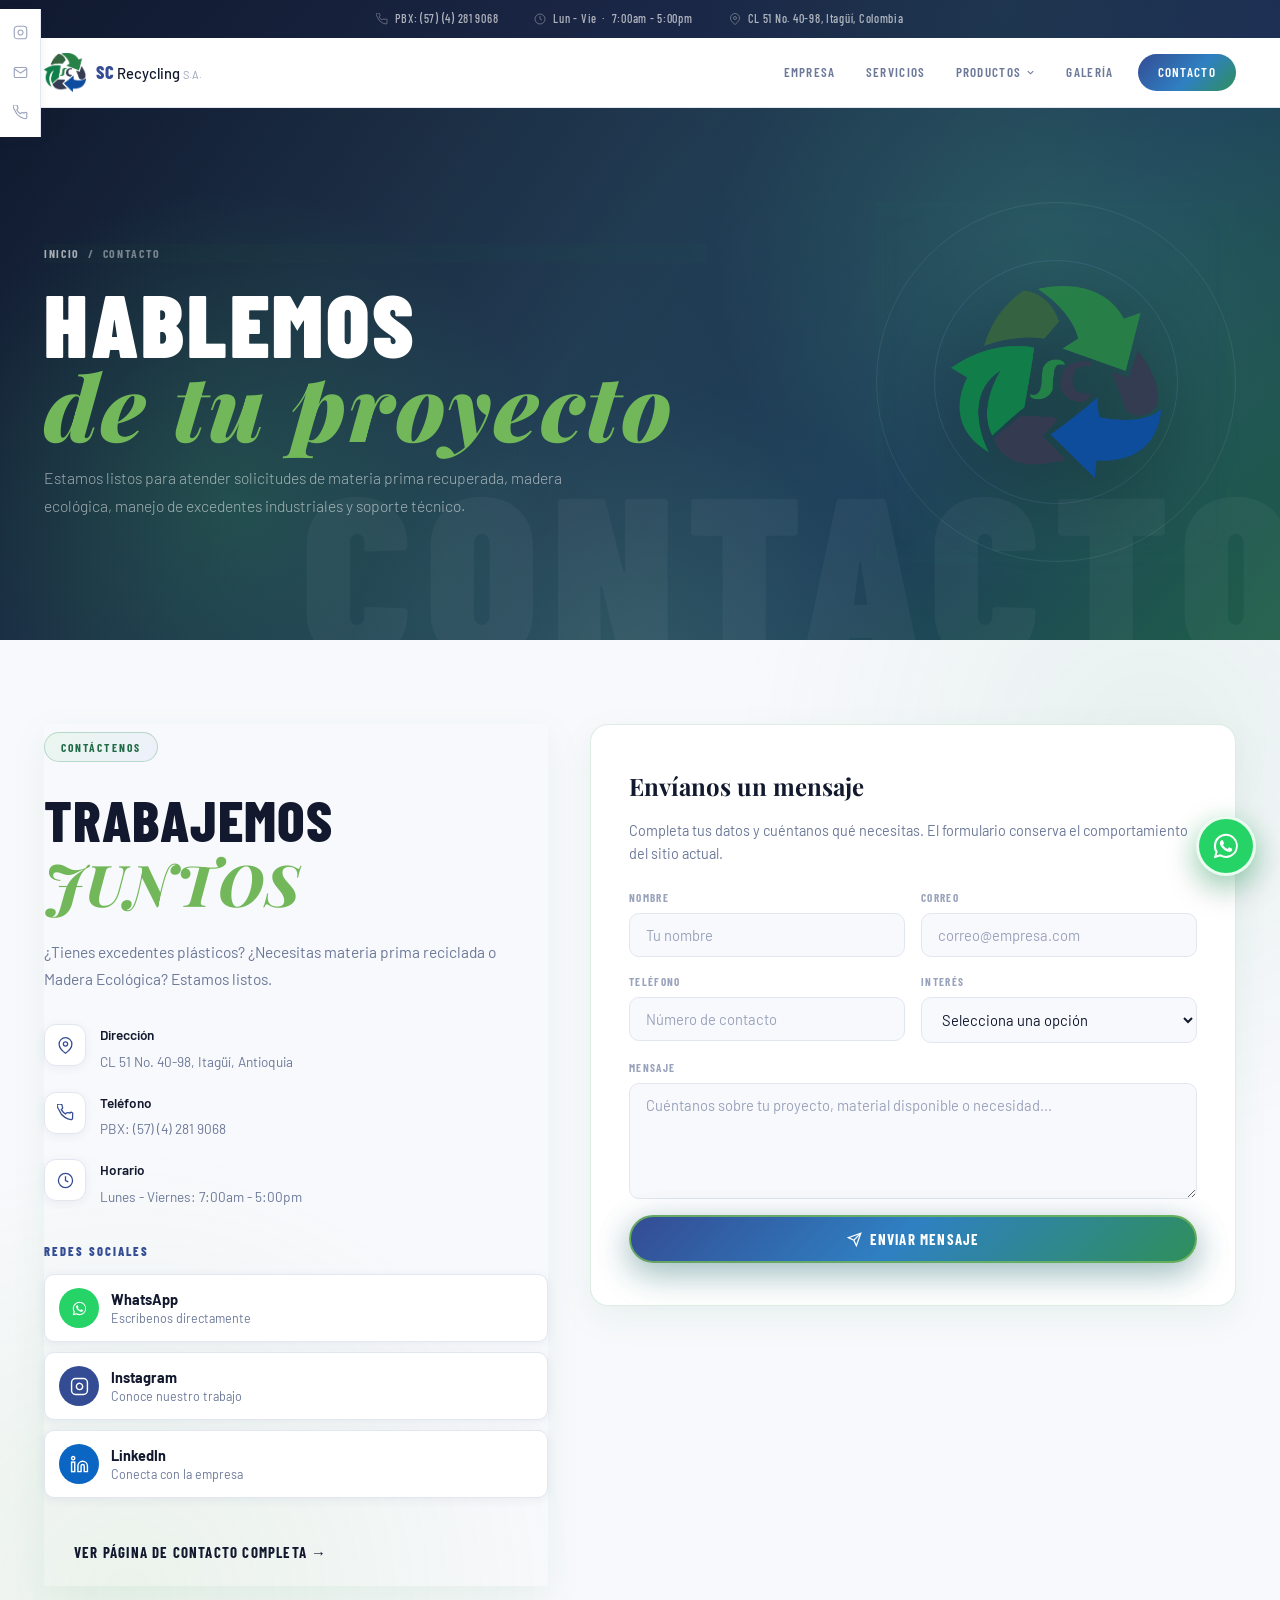
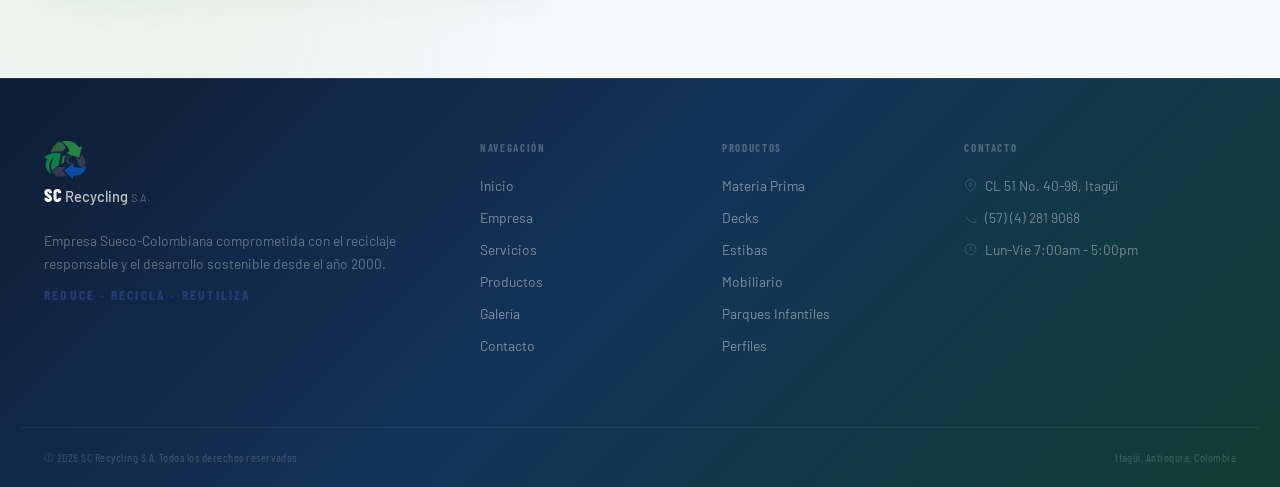
<file: contacto.html>
﻿<!DOCTYPE html>
<html lang="es">
<head>
  <meta charset="UTF-8" />
  <meta name="viewport" content="width=device-width, initial-scale=1.0" />
  <title>Contacto - SC Recycling S.A.</title>
  <meta name="description" content="Contacta a SC Recycling S.A. por correo, WhatsApp, Instagram o teléfono fijo. Empresa de reciclaje de plásticos y madera ecológica en Itagüí, Colombia." />
  <link rel="preconnect" href="https://fonts.googleapis.com" />
  <link rel="preconnect" href="https://fonts.gstatic.com" crossorigin />
  <link href="https://fonts.googleapis.com/css2?family=Playfair+Display:ital,wght@0,700;0,800;1,700&family=Barlow+Condensed:wght@300;400;600;700;800;900&family=Barlow:wght@300;400;500;600&display=swap" rel="stylesheet" />
  <link rel="stylesheet" href="styles.css" />
  <link rel="stylesheet" href="palette.css" />

  <style>
    .page-hero {
      position: relative;
      overflow: hidden;
      min-height: 430px;
      padding: 94px 0 78px;
      display: flex;
      align-items: center;
      background:
        linear-gradient(130deg, rgba(16,25,46,.97) 0%, rgba(26,38,69,.94) 58%, rgba(52,76,148,.88) 100%),
        radial-gradient(circle at 78% 36%, rgba(255,255,255,.16), transparent 33%);
    }
    .page-hero__word {
      position: absolute;
      right: -2vw;
      bottom: -1.2rem;
      font-family: var(--font-cond);
      font-size: clamp(5rem, 18vw, 16rem);
      font-weight: 900;
      line-height: .78;
      letter-spacing: .06em;
      color: rgba(255,255,255,.045);
      white-space: nowrap;
      pointer-events: none;
      user-select: none;
    }
    .page-hero__inner {
      position: relative;
      z-index: 2;
      display: grid;
      grid-template-columns: minmax(0, 1fr) minmax(300px, .72fr);
      gap: 54px;
      align-items: center;
    }
    .page-hero__breadcrumb {
      display: flex;
      gap: 8px;
      align-items: center;
      margin-bottom: 18px;
      font-family: var(--font-cond);
      font-size: .74rem;
      font-weight: 700;
      letter-spacing: .14em;
      text-transform: uppercase;
      color: rgba(255,255,255,.42);
    }
    .page-hero__breadcrumb a { color: rgba(255,255,255,.62); }
    .page-hero__breadcrumb a:hover { color: var(--white); }
    .page-hero__title {
      margin-bottom: 18px;
      font-family: var(--font-cond);
      font-size: clamp(3rem, 7vw, 6.2rem);
      font-weight: 900;
      line-height: .92;
      letter-spacing: .03em;
      color: var(--white);
      text-transform: uppercase;
    }
    .page-hero__title em {
      display: block;
      font-family: var(--font-title);
      font-style: italic;
      color: #8fa8e4;
      text-transform: none;
    }
    .page-hero__desc {
      max-width: 540px;
      color: rgba(255,255,255,.58);
      line-height: 1.78;
      font-size: .98rem;
      font-weight: 300;
    }
    .page-hero .reveal-left,
    .page-hero .reveal-right {
      opacity: 1;
      transform: none;
    }
    .contact-orbit {
      position: relative;
      width: 360px;
      height: 360px;
      margin-left: auto;
      display: grid;
      place-items: center;
    }
    .contact-orbit::before,
    .contact-orbit::after {
      content: "";
      position: absolute;
      border-radius: 50%;
      border: 1px solid rgba(255,255,255,.08);
    }
    .contact-orbit::before { inset: 0; }
    .contact-orbit::after { inset: 58px; border-color: rgba(143,168,228,.16); }
    .contact-orbit__logo {
      position: relative;
      z-index: 2;
      width: 210px;
      height: 210px;
      object-fit: contain;
      opacity: .96;
      filter: drop-shadow(0 26px 46px rgba(0,0,0,.36));
    }

    .contact-page { background: var(--bg); }
    .contact-actions {
      padding: 78px 0 44px;
      background: var(--white);
    }
    .contact-actions__head {
      display: flex;
      justify-content: space-between;
      gap: 36px;
      align-items: end;
      margin-bottom: 34px;
    }
    .contact-actions__head .section__header {
      text-align: left;
      margin-bottom: 0;
    }
    .contact-actions__head .section__desc {
      margin: 16px 0 0;
      max-width: 560px;
    }
    .quick-contact-grid {
      display: grid;
      grid-template-columns: repeat(3, 1fr);
      gap: 14px;
    }
    .quick-contact {
      min-height: 214px;
      padding: 24px;
      border: 1.5px solid var(--border);
      border-radius: var(--radius-lg);
      background: var(--bg);
      display: flex;
      flex-direction: column;
      justify-content: space-between;
      gap: 22px;
      transition: var(--tr);
    }
    .quick-contact:hover {
      transform: translateY(-6px);
      border-color: var(--blue);
      box-shadow: var(--shadow-lg);
      background: var(--white);
    }
    .quick-contact__icon {
      width: 46px;
      height: 46px;
      display: grid;
      place-items: center;
      border-radius: 14px;
      background: var(--blue-xlight);
      color: var(--blue);
    }
    .quick-contact--whatsapp .quick-contact__icon {
      background: rgba(37,211,102,.12);
      color: #16a34a;
    }
    .quick-contact--instagram .quick-contact__icon {
      background: rgba(52,76,148,.12);
      color: var(--blue);
    }
    .quick-contact--linkedin .quick-contact__icon {
      background: rgba(10,102,194,.12);
      color: #0a66c2;
    }
    .quick-contact--whatsapp:hover { border-color: rgba(37,211,102,.45); }
    .quick-contact--instagram:hover { border-color: rgba(52,76,148,.45); }
    .quick-contact--linkedin:hover { border-color: rgba(10,102,194,.45); }
    .quick-contact__icon svg {
      width: 18px;
      height: 18px;
      overflow: visible;
      stroke-width: 1.65;
    }
    .quick-contact h3 {
      font-family: var(--font-title);
      font-size: 1.18rem;
      line-height: 1.2;
      color: var(--text-900);
      margin-bottom: 8px;
    }
    .quick-contact p {
      font-size: .87rem;
      line-height: 1.55;
      color: var(--text-400);
    }
    .quick-contact__link {
      display: inline-flex;
      align-items: center;
      gap: 8px;
      font-family: var(--font-cond);
      font-size: .76rem;
      font-weight: 800;
      letter-spacing: .12em;
      text-transform: uppercase;
      color: var(--blue);
    }
    .quick-contact__link svg { width: 14px; height: 14px; }

    .contact-main {
      padding: 84px 0 92px;
    }
    .contact-main__grid {
      display: grid;
      grid-template-columns: minmax(0, .78fr) minmax(360px, 1fr);
      gap: 42px;
      align-items: start;
    }
    .contact-info--page {
      padding: 8px 0;
    }
    .contact-info--page .section__tag {
      margin-bottom: 26px;
    }
    .contact-info--page .section__title {
      text-align: left;
      margin-bottom: 22px;
    }
    .contact-info--page .contact-socials {
      margin-top: 34px;
    }
    .contact-panel {
      background: var(--white);
      border: 1px solid var(--border);
      border-radius: var(--radius-lg);
      padding: 34px;
      box-shadow: var(--shadow-sm);
    }
    .contact-panel__title {
      font-family: var(--font-title);
      font-size: 1.35rem;
      color: var(--text-900);
      margin-bottom: 22px;
    }
    .contact-data {
      display: flex;
      flex-direction: column;
      gap: 16px;
    }
    .contact-data li {
      display: flex;
      align-items: flex-start;
      gap: 14px;
      padding-bottom: 16px;
      border-bottom: 1px solid var(--border);
    }
    .contact-data li:last-child {
      padding-bottom: 0;
      border-bottom: 0;
    }
    .contact-data strong {
      display: block;
      font-size: .9rem;
      color: var(--text-900);
      margin-bottom: 2px;
    }
    .contact-data span,
    .contact-data a {
      font-size: .88rem;
      color: var(--text-400);
      line-height: 1.55;
    }
    .contact-data a:hover { color: var(--blue); }
    .contact-map {
      margin-top: 18px;
      min-height: 180px;
      border-radius: var(--radius-lg);
      overflow: hidden;
      background:
        linear-gradient(135deg, rgba(52,76,148,.9), rgba(19,35,68,.94)),
        repeating-linear-gradient(90deg, rgba(255,255,255,.08) 0 1px, transparent 1px 26px);
      display: flex;
      align-items: flex-end;
      padding: 24px;
      color: var(--white);
      position: relative;
    }
    .contact-map::before {
      content: "";
      position: absolute;
      width: 120px;
      height: 120px;
      border: 1px solid rgba(255,255,255,.14);
      border-radius: 50%;
      top: 22px;
      right: 26px;
    }
    .contact-map strong {
      display: block;
      font-family: var(--font-cond);
      font-size: 1rem;
      letter-spacing: .12em;
      text-transform: uppercase;
      margin-bottom: 6px;
    }
    .contact-map span {
      color: rgba(255,255,255,.62);
      font-size: .9rem;
    }
    .contact-form--page {
      padding: 42px 38px;
    }
    .form-note {
      margin-top: -14px;
      margin-bottom: 24px;
      color: var(--text-400);
      font-size: .9rem;
      line-height: 1.6;
    }
    .section__tag--light {
      color: rgba(255,255,255,.7);
      background: rgba(255,255,255,.08);
      border-color: rgba(255,255,255,.14);
    }

    @media (max-width: 1040px) {
      .quick-contact-grid { grid-template-columns: repeat(2, 1fr); }
      .contact-main__grid {
        grid-template-columns: 1fr;
      }
    }
    @media (max-width: 860px) {
      .page-hero__inner {
        grid-template-columns: 1fr;
      }
      .contact-orbit { margin: 0 auto; }
    }
    @media (max-width: 680px) {
      .page-hero { min-height: auto; padding: 66px 0 58px; }
      .contact-orbit { width: 250px; height: 250px; }
      .contact-orbit__logo { width: 170px; height: 170px; }
      .contact-actions__head {
        flex-direction: column;
        align-items: flex-start;
      }
      .quick-contact-grid { grid-template-columns: 1fr; }
      .contact-panel,
      .contact-form--page { padding: 28px 22px; }
      .form-row { grid-template-columns: 1fr; }
    }
    @media (max-width: 760px) {
      .page-hero {
        min-height: auto;
        padding: 58px 0 46px;
      }
      .page-hero__word {
        right: auto;
        left: 50%;
        transform: translateX(-50%);
        bottom: -8px;
        font-size: clamp(4rem, 20vw, 8rem);
      }
      .page-hero__inner { gap: 30px; }
      .page-hero__title {
        font-size: clamp(2.8rem, 15vw, 5rem);
      }
      .page-hero__desc {
        max-width: 100%;
        font-size: .92rem;
      }
      .contact-orbit {
        margin-inline: auto;
      }
      .contact-actions {
        padding: 58px 0 34px;
      }
      .contact-actions__head {
        margin-bottom: 28px;
      }
      .quick-contact {
        min-height: 0;
        padding: 22px;
        gap: 18px;
      }
      .quick-contact__link {
        align-self: flex-start;
      }
      .contact-main {
        padding: 54px 0 68px;
      }
      .contact-main__grid {
        gap: 30px;
      }
      .contact-map {
        min-height: 150px;
        padding: 20px;
      }
    }
    @media (max-width: 420px) {
      .contact-orbit {
        width: min(220px, 78vw);
        height: min(220px, 78vw);
      }
      .contact-orbit::after { inset: 34px; }
      .contact-orbit__logo {
        width: min(150px, 54vw);
        height: min(150px, 54vw);
      }
      .quick-contact {
        padding: 20px 18px;
      }
      .quick-contact h3 {
        font-size: 1.05rem;
      }
      .quick-contact p,
      .contact-data span,
      .contact-data a {
        font-size: .84rem;
      }
      .contact-data li {
        gap: 10px;
      }
      .contact-map::before {
        width: 86px;
        height: 86px;
      }
    }
  </style>
</head>
<body>

  <!-- ===== TOPBAR ===== -->
  <div class="topbar">
    <div class="topbar__inner container">
      <span class="topbar__item">
        <svg viewBox="0 0 24 24" fill="none" stroke="currentColor" stroke-width="1.8"><path d="M22 16.92v3a2 2 0 01-2.18 2 19.79 19.79 0 01-8.63-3.07A19.5 19.5 0 013.07 8.81 19.79 19.79 0 01.12 2.18 2 2 0 012.11 0h3a2 2 0 012 1.72c.127.96.361 1.903.7 2.81a2 2 0 01-.45 2.11L6.09 7.91a16 16 0 006 6l1.27-1.27a2 2 0 012.11-.45c.907.339 1.85.573 2.81.7A2 2 0 0122 14.92v2z"/></svg>
        PBX: (57) (4) 281 9068
      </span>
      <span class="topbar__item">
        <svg viewBox="0 0 24 24" fill="none" stroke="currentColor" stroke-width="1.8"><circle cx="12" cy="12" r="10"/><polyline points="12 6 12 12 16 14"/></svg>
        Lun - Vie &nbsp;·&nbsp; 7:00am - 5:00pm
      </span>
      <span class="topbar__item topbar__item--loc">
        <svg viewBox="0 0 24 24" fill="none" stroke="currentColor" stroke-width="1.8"><path d="M21 10c0 7-9 13-9 13s-9-6-9-13a9 9 0 0118 0z"/><circle cx="12" cy="10" r="3"/></svg>
        CL 51 No. 40-98, Itagüí, Colombia
      </span>
    </div>
  </div>

  <!-- ===== NAVBAR ===== -->
  <header class="navbar" id="navbar">
    <div class="social-rail" id="social-rail">
      <a href="https://www.instagram.com/" class="social-rail__link" aria-label="Instagram" target="_blank" rel="noopener">
        <svg viewBox="0 0 24 24" fill="none" stroke="currentColor" stroke-width="1.8"><rect x="2" y="2" width="20" height="20" rx="5"/><path d="M16 11.37A4 4 0 1112.63 8 4 4 0 0116 11.37z"/><line x1="17.5" y1="6.5" x2="17.51" y2="6.5"/></svg>
      </a>
      <a href="mailto:y.garcia@screcyclingsa.com.co" class="social-rail__link" aria-label="Correo">
        <svg viewBox="0 0 24 24" fill="none" stroke="currentColor" stroke-width="1.8"><path d="M4 4h16a2 2 0 012 2v12a2 2 0 01-2 2H4a2 2 0 01-2-2V6a2 2 0 012-2z"/><polyline points="22 6 12 13 2 6"/></svg>
      </a>
      <a href="tel:+5742819068" class="social-rail__link" aria-label="Teléfono">
        <svg viewBox="0 0 24 24" fill="none" stroke="currentColor" stroke-width="1.8"><path d="M22 16.92v3a2 2 0 01-2.18 2 19.79 19.79 0 01-8.63-3.07A19.5 19.5 0 013.07 8.81 19.79 19.79 0 01.12 2.18 2 2 0 012.11 0h3a2 2 0 012 1.72c.127.96.361 1.903.7 2.81a2 2 0 01-.45 2.11L6.09 7.91a16 16 0 006 6l1.27-1.27a2 2 0 012.11-.45c.907.339 1.85.573 2.81.7A2 2 0 0122 14.92v2z"/></svg>
      </a>
    </div>

    <div class="navbar__inner container">
      <a href="index.html" class="navbar__logo">
        <img src="LOGO SC RECYCLING.png" alt="SC Recycling S.A." class="logo-img" />
        <div class="logo-text">
          <span class="lt-sc">SC</span>
          <span class="lt-rec">Recycling</span>
          <span class="lt-sa">S.A.</span>
        </div>
      </a>

      <nav class="navbar__nav" id="nav-menu">
        <a href="index.html#about" class="nav-link">Empresa</a>
        <a href="servicios.html" class="nav-link">Servicios</a>
        <div class="nav-dropdown">
          <a href="productos.html" class="nav-link">
            Productos
            <svg viewBox="0 0 24 24" fill="none" stroke="currentColor" stroke-width="2.2" width="11"><polyline points="6 9 12 15 18 9"/></svg>
          </a>
          <div class="dropdown-menu">
            <a href="materia-prima.html" class="dropdown-item">Materia Prima</a>
            <div class="dropdown-sub">
              <span class="dropdown-item dropdown-item--parent">
                Madera Ecológica
                <svg viewBox="0 0 24 24" fill="none" stroke="currentColor" stroke-width="2.2" width="9"><polyline points="9 18 15 12 9 6"/></svg>
              </span>
              <div class="dropdown-submenu">
                <a href="decks.html" class="dropdown-item">Decks</a>
                <a href="estibas.html" class="dropdown-item">Estibas</a>
                <a href="mobiliario.html" class="dropdown-item">Mobiliario</a>
                <a href="parques.html" class="dropdown-item">Parques Infantiles</a>
                <a href="perfiles.html" class="dropdown-item">Perfiles</a>
              </div>
            </div>
          </div>
        </div>
        <a href="galeria.html" class="nav-link">Galería</a>
        <a href="contacto.html" class="nav-link nav-link--cta nav-link--active">Contacto</a>
      </nav>

      <button class="hamburger" id="hamburger" aria-label="Menú" aria-expanded="false">
        <span></span><span></span><span></span>
      </button>
    </div>
  </header>

  <!-- ===== HERO ===== -->
  <section class="page-hero">
    <div class="page-hero__word" aria-hidden="true">CONTACTO</div>
    <div class="container page-hero__inner">
      <div class="reveal-left">
        <div class="page-hero__breadcrumb">
          <a href="index.html">Inicio</a>
          <span>/</span>
          <span>Contacto</span>
        </div>
        <h1 class="page-hero__title">Hablemos <em>de tu proyecto</em></h1>
        <p class="page-hero__desc">Estamos listos para atender solicitudes de materia prima recuperada, madera ecológica, manejo de excedentes industriales y soporte técnico.</p>
      </div>
      <div class="contact-orbit reveal-right" aria-hidden="true">
        <img src="LOGO SC RECYCLING.png" alt="" class="contact-orbit__logo" />
      </div>
    </div>
  </section>

  <main class="contact-page">
    <!-- ===== CONTACT FORM ===== -->
    <section class="contact-main">
      <div class="container contact-main__grid">
        <aside class="contact-info contact-info--page reveal-left">
          <div class="section__tag">Contáctenos</div>
          <h2 class="section__title">TRABAJEMOS<br/><em>JUNTOS</em></h2>
          <p class="contact-info__desc">¿Tienes excedentes plásticos? ¿Necesitas materia prima reciclada o Madera Ecológica? Estamos listos.</p>
          <ul class="contact-info__list">
            <li>
              <div class="ci-icon"><svg viewBox="0 0 24 24" fill="none" stroke="currentColor" stroke-width="1.8"><path d="M21 10c0 7-9 13-9 13s-9-6-9-13a9 9 0 0118 0z"/><circle cx="12" cy="10" r="3"/></svg></div>
              <div><strong>Dirección</strong><span>CL 51 No. 40-98, Itagüí, Antioquia</span></div>
            </li>
            <li>
              <div class="ci-icon"><svg viewBox="0 0 24 24" fill="none" stroke="currentColor" stroke-width="1.8"><path d="M22 16.92v3a2 2 0 01-2.18 2 19.79 19.79 0 01-8.63-3.07A19.5 19.5 0 013.07 8.81 19.79 19.79 0 01.12 2.18 2 2 0 012.11 0h3a2 2 0 012 1.72c.127.96.361 1.903.7 2.81a2 2 0 01-.45 2.11L6.09 7.91a16 16 0 006 6l1.27-1.27a2 2 0 012.11-.45c.907.339 1.85.573 2.81.7A2 2 0 0122 14.92v2z"/></svg></div>
              <div><strong>Teléfono</strong><span>PBX: (57) (4) 281 9068</span></div>
            </li>
            <li>
              <div class="ci-icon"><svg viewBox="0 0 24 24" fill="none" stroke="currentColor" stroke-width="1.8"><circle cx="12" cy="12" r="10"/><polyline points="12 6 12 12 16 14"/></svg></div>
              <div><strong>Horario</strong><span>Lunes - Viernes: 7:00am - 5:00pm</span></div>
            </li>
          </ul>
          <div class="contact-socials">
            <h3>Redes sociales</h3>
            <div class="contact-socials__grid">
              <a href="https://wa.me/573000000000?text=Hola%20SC%20Recycling%2C%20quiero%20recibir%20informaci%C3%B3n." target="_blank" rel="noopener" class="contact-social contact-social--whatsapp">
                <span class="contact-social__icon">
                  <svg viewBox="0 0 32 32" fill="currentColor" aria-hidden="true"><path d="M16.02 4.5A11.41 11.41 0 004.6 15.9c0 2.01.53 3.98 1.54 5.7L4.5 27.5l6.04-1.58a11.38 11.38 0 005.48 1.39h.01A11.41 11.41 0 0016.02 4.5zm0 20.86h-.01c-1.71 0-3.38-.46-4.84-1.32l-.35-.2-3.58.94.96-3.49-.23-.36a9.43 9.43 0 01-1.44-5.03 9.49 9.49 0 119.49 9.46z"/><path d="M21.22 18.25c-.28-.14-1.68-.83-1.94-.92-.26-.1-.45-.14-.64.14-.19.28-.73.92-.9 1.11-.17.19-.33.21-.61.07-.28-.14-1.19-.44-2.27-1.4a8.5 8.5 0 01-1.57-1.95c-.16-.28-.02-.43.12-.57.13-.13.28-.33.42-.5.14-.17.19-.28.28-.47.09-.19.05-.36-.02-.5-.07-.14-.64-1.55-.88-2.12-.23-.56-.47-.48-.64-.49h-.55c-.19 0-.5.07-.76.36-.26.28-1 1-1 2.43s1.02 2.82 1.16 3.01c.14.19 2.01 3.07 4.87 4.3.68.29 1.21.47 1.62.6.68.22 1.3.19 1.79.12.55-.08 1.68-.69 1.92-1.35.24-.66.24-1.23.17-1.35-.07-.12-.26-.19-.55-.33z"/></svg>
                </span>
                <span><strong>WhatsApp</strong><small>Escríbenos directamente</small></span>
              </a>
              <a href="https://www.instagram.com/" target="_blank" rel="noopener" class="contact-social contact-social--instagram">
                <span class="contact-social__icon">
                  <svg viewBox="0 0 24 24" fill="none" stroke="currentColor" stroke-width="1.8"><rect x="2" y="2" width="20" height="20" rx="5"/><path d="M16 11.37A4 4 0 1112.63 8 4 4 0 0116 11.37z"/><line x1="17.5" y1="6.5" x2="17.51" y2="6.5"/></svg>
                </span>
                <span><strong>Instagram</strong><small>Conoce nuestro trabajo</small></span>
              </a>
              <a href="https://www.linkedin.com/" target="_blank" rel="noopener" class="contact-social contact-social--linkedin">
                <span class="contact-social__icon">
                  <svg viewBox="0 0 24 24" fill="none" stroke="currentColor" stroke-width="1.8"><path d="M16 8a6 6 0 016 6v7h-4v-7a2 2 0 00-2-2 2 2 0 00-2 2v7h-4v-7a6 6 0 016-6z"/><rect x="2" y="9" width="4" height="12"/><circle cx="4" cy="4" r="2"/></svg>
                </span>
                <span><strong>LinkedIn</strong><small>Conecta con la empresa</small></span>
              </a>
            </div>
          </div>
          <a href="contacto.html" class="btn btn--outline-dark">Ver página de contacto completa →</a>
        </aside>

        <form class="contact-form contact-form--page reveal-right" id="contact-form" novalidate>
          <h3 class="form-title">Envíanos un mensaje</h3>
          <p class="form-note">Completa tus datos y cuéntanos qué necesitas. El formulario conserva el comportamiento del sitio actual.</p>

          <div class="form-row">
            <div class="form-group">
              <label for="nombre">Nombre</label>
              <input type="text" id="nombre" name="nombre" placeholder="Tu nombre" required />
            </div>
            <div class="form-group">
              <label for="email">Correo</label>
              <input type="email" id="email" name="email" placeholder="correo@empresa.com" required />
            </div>
          </div>

          <div class="form-row">
            <div class="form-group">
              <label for="telefono">Teléfono</label>
              <input type="tel" id="telefono" name="telefono" placeholder="Número de contacto" />
            </div>
            <div class="form-group">
              <label for="interes">Interés</label>
              <select id="interes" name="interes">
                <option value="">Selecciona una opción</option>
                <option>Materia Prima Recuperada</option>
                <option>Madera Ecológica</option>
                <option>Manejo de Excedentes Industriales</option>
                <option>Servicio Técnico Post-Venta</option>
                <option>Comercialización de Resinas</option>
                <option>Otro</option>
              </select>
            </div>
          </div>

          <div class="form-group">
            <label for="mensaje">Mensaje</label>
            <textarea id="mensaje" name="mensaje" rows="5" placeholder="Cuéntanos sobre tu proyecto, material disponible o necesidad..."></textarea>
          </div>

          <button type="submit" class="btn btn--primary btn--full">
            <svg viewBox="0 0 24 24" fill="none" stroke="currentColor" stroke-width="2" width="15"><line x1="22" y1="2" x2="11" y2="13"/><polygon points="22 2 15 22 11 13 2 9 22 2"/></svg>
            Enviar mensaje
          </button>

          <div class="form-success" id="form-success">
            <svg viewBox="0 0 24 24" fill="none" stroke="currentColor" stroke-width="2" width="18"><path d="M22 11.08V12a10 10 0 11-5.93-9.14"/><polyline points="22 4 12 14.01 9 11.01"/></svg>
            ¡Mensaje enviado! Te contactaremos pronto.
          </div>
        </form>
      </div>
    </section>
  </main>

  <!-- ===== FOOTER ===== -->
  <footer class="footer">
    <div class="footer__top container">
      <div class="footer__brand">
        <a href="index.html" class="navbar__logo footer__logo">
          <img src="LOGO SC RECYCLING.png" alt="SC Recycling S.A." class="logo-img" />
          <div class="logo-text">
            <span class="lt-sc">SC</span>
            <span class="lt-rec">Recycling</span>
            <span class="lt-sa">S.A.</span>
          </div>
        </a>
        <p>Empresa Sueco-Colombiana comprometida con el reciclaje responsable y el desarrollo sostenible desde el año 2000.</p>
        <p class="footer__lema">REDUCE · RECICLA · REUTILIZA</p>
      </div>
      <div class="footer__nav">
        <h5>Navegación</h5>
        <a href="index.html">Inicio</a>
        <a href="index.html#about">Empresa</a>
        <a href="servicios.html">Servicios</a>
        <a href="productos.html">Productos</a>
        <a href="galeria.html">Galería</a>
        <a href="contacto.html">Contacto</a>
      </div>
      <div class="footer__nav">
        <h5>Productos</h5>
        <a href="materia-prima.html">Materia Prima</a>
        <a href="decks.html">Decks</a>
        <a href="estibas.html">Estibas</a>
        <a href="mobiliario.html">Mobiliario</a>
        <a href="parques.html">Parques Infantiles</a>
        <a href="perfiles.html">Perfiles</a>
      </div>
      <div class="footer__contact">
        <h5>Contacto</h5>
        <p><svg viewBox="0 0 24 24" fill="none" stroke="currentColor" stroke-width="1.8" width="13"><path d="M21 10c0 7-9 13-9 13s-9-6-9-13a9 9 0 0118 0z"/><circle cx="12" cy="10" r="3"/></svg> CL 51 No. 40-98, Itagüí</p>
        <p><svg viewBox="0 0 24 24" fill="none" stroke="currentColor" stroke-width="1.8" width="13"><path d="M22 16.92v3a2 2 0 01-2.18 2 19.79 19.79 0 01-8.63-3.07A19.5 19.5 0 013.07 8.81"/></svg> (57) (4) 281 9068</p>
        <p><svg viewBox="0 0 24 24" fill="none" stroke="currentColor" stroke-width="1.8" width="13"><circle cx="12" cy="12" r="10"/><polyline points="12 6 12 12 16 14"/></svg> Lun-Vie 7:00am - 5:00pm</p>
      </div>
    </div>
    <div class="footer__bottom container">
      <p>&copy; 2026 SC Recycling S.A. Todos los derechos reservados.</p>
      <p>Itagüí, Antioquia, Colombia</p>
    </div>
  </footer>

  <a class="whatsapp-float" href="https://wa.me/573000000000?text=Hola%20SC%20Recycling%2C%20quiero%20recibir%20informaci%C3%B3n." target="_blank" rel="noopener" aria-label="Contactar por WhatsApp">
    <svg viewBox="0 0 32 32" fill="currentColor" aria-hidden="true">
      <path d="M16.02 4.5A11.41 11.41 0 004.6 15.9c0 2.01.53 3.98 1.54 5.7L4.5 27.5l6.04-1.58a11.38 11.38 0 005.48 1.39h.01A11.41 11.41 0 0016.02 4.5zm0 20.86h-.01c-1.71 0-3.38-.46-4.84-1.32l-.35-.2-3.58.94.96-3.49-.23-.36a9.43 9.43 0 01-1.44-5.03 9.49 9.49 0 119.49 9.46z"/>
      <path d="M21.22 18.25c-.28-.14-1.68-.83-1.94-.92-.26-.1-.45-.14-.64.14-.19.28-.73.92-.9 1.11-.17.19-.33.21-.61.07-.28-.14-1.19-.44-2.27-1.4a8.5 8.5 0 01-1.57-1.95c-.16-.28-.02-.43.12-.57.13-.13.28-.33.42-.5.14-.17.19-.28.28-.47.09-.19.05-.36-.02-.5-.07-.14-.64-1.55-.88-2.12-.23-.56-.47-.48-.64-.49h-.55c-.19 0-.5.07-.76.36-.26.28-1 1-1 2.43s1.02 2.82 1.16 3.01c.14.19 2.01 3.07 4.87 4.3.68.29 1.21.47 1.62.6.68.22 1.3.19 1.79.12.55-.08 1.68-.69 1.92-1.35.24-.66.24-1.23.17-1.35-.07-.12-.26-.19-.55-.33z"/>
    </svg>
  </a>

  <script src="script.js"></script>
</body>
</html>
</file>
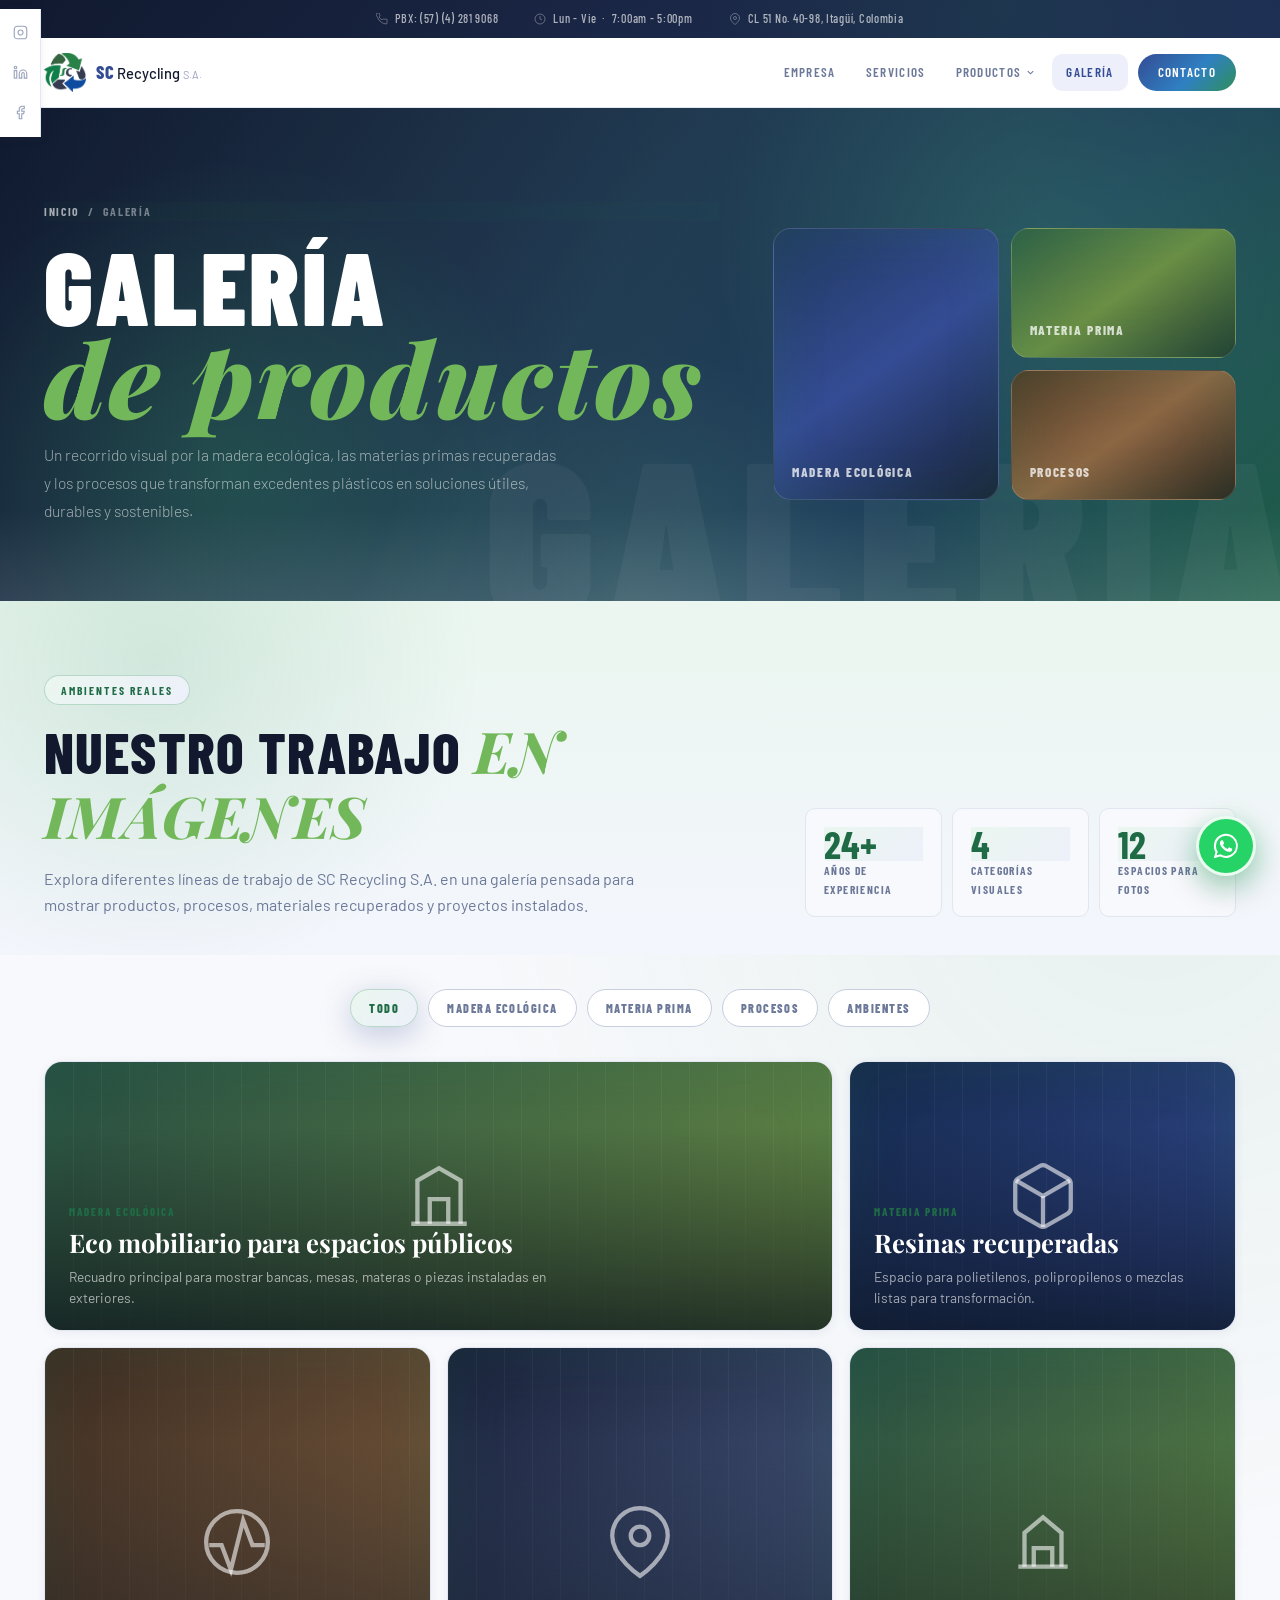
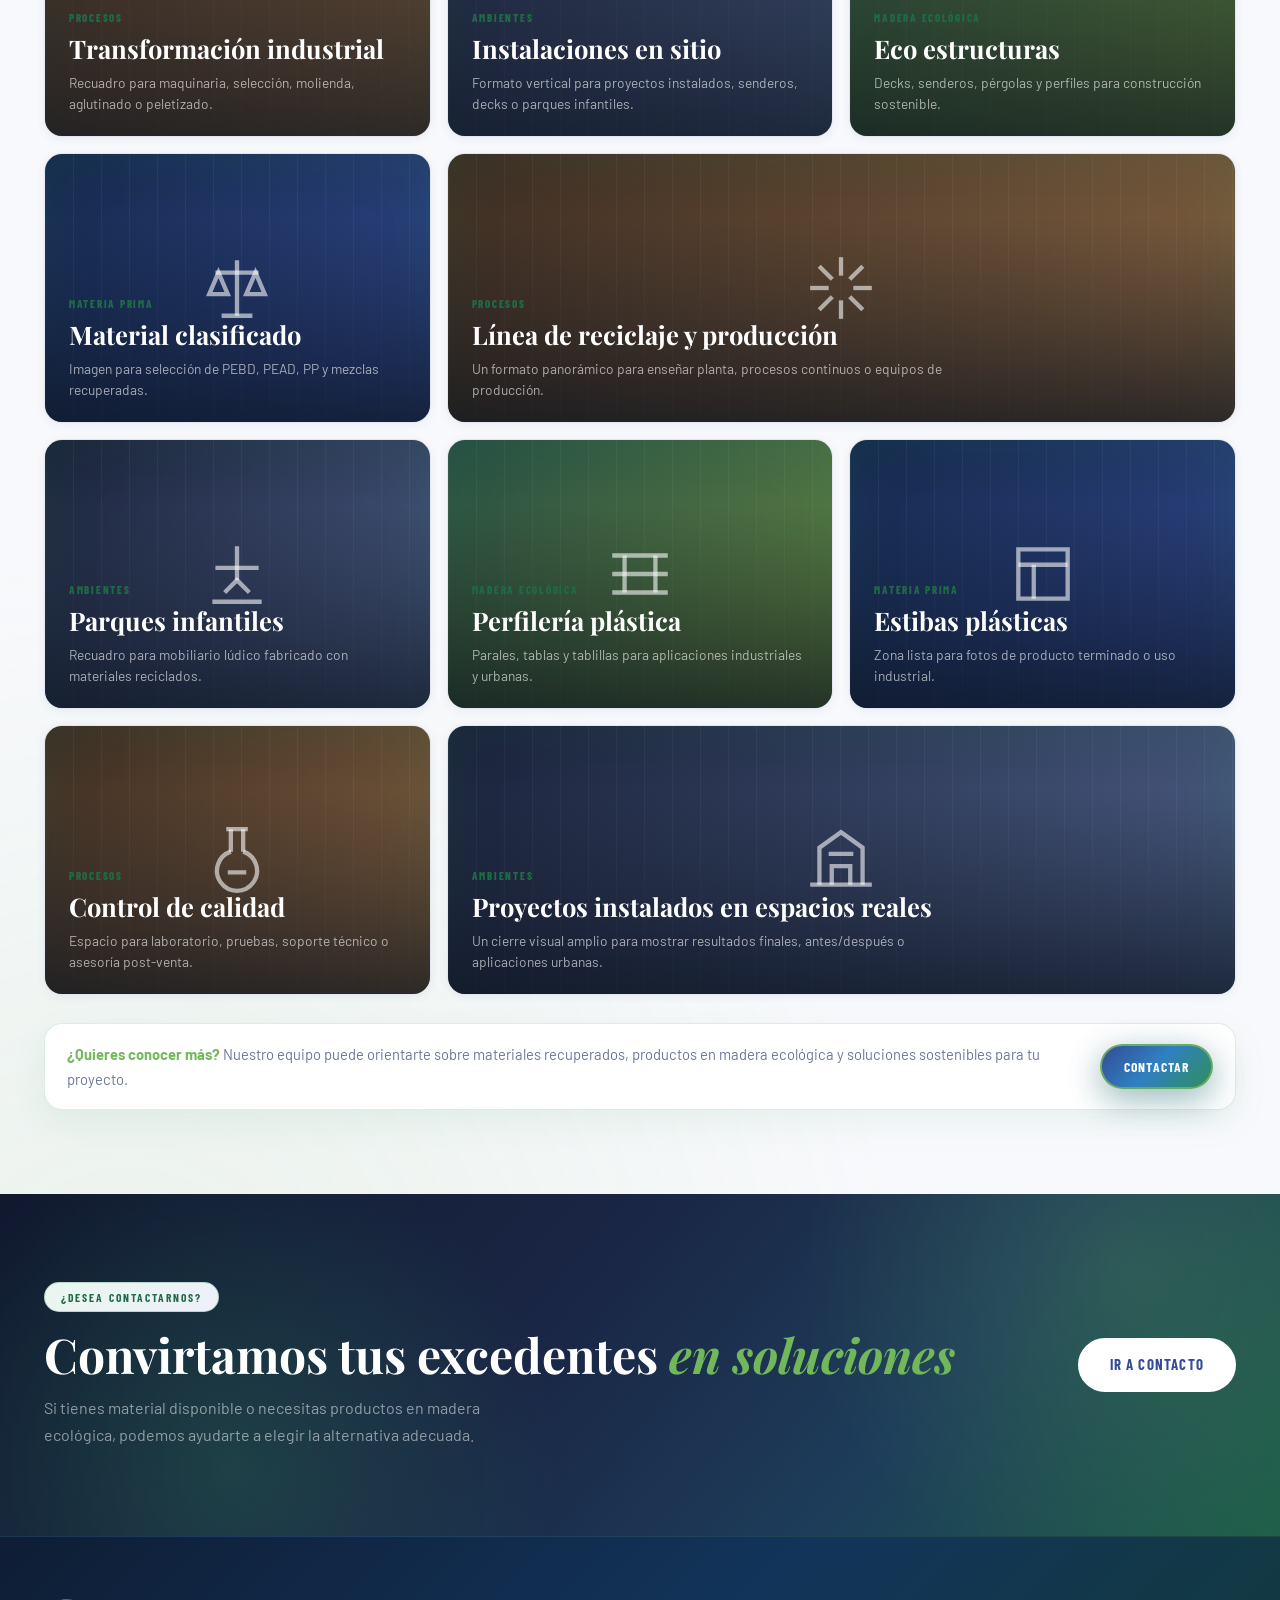
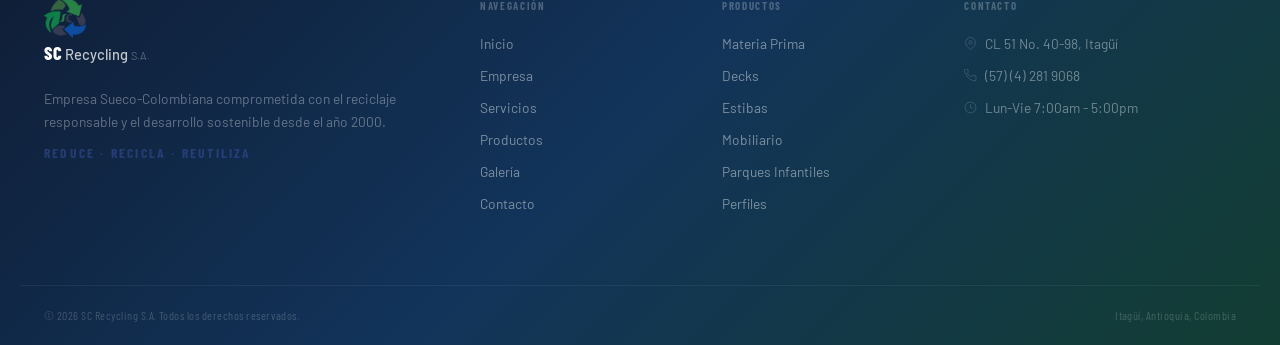
<file: galeria.html>
﻿<!DOCTYPE html>
<html lang="es">
<head>
  <meta charset="UTF-8" />
  <meta name="viewport" content="width=device-width, initial-scale=1.0" />
  <title>Galería - SC Recycling S.A.</title>
  <meta name="description" content="Galería de productos, proyectos y procesos de SC Recycling S.A. en reciclaje plástico y madera ecológica en Itagüí, Colombia." />
  <link rel="preconnect" href="https://fonts.googleapis.com" />
  <link rel="preconnect" href="https://fonts.gstatic.com" crossorigin />
  <link href="https://fonts.googleapis.com/css2?family=Playfair+Display:ital,wght@0,700;0,800;1,700&family=Barlow+Condensed:wght@300;400;600;700;800;900&family=Barlow:wght@300;400;500;600&display=swap" rel="stylesheet" />
  <link rel="stylesheet" href="styles.css" />
  <link rel="stylesheet" href="palette.css" />

  <style>
    .page-hero {
      position: relative;
      min-height: 430px;
      padding: 94px 0 76px;
      display: flex;
      align-items: center;
      overflow: hidden;
      background:
        linear-gradient(130deg, rgba(16,25,46,.96) 0%, rgba(26,38,69,.92) 54%, rgba(52,76,148,.88) 100%),
        radial-gradient(circle at 72% 42%, rgba(255,255,255,.16), transparent 34%);
    }
    .page-hero::after {
      content: "";
      position: absolute;
      inset: auto 0 0;
      height: 92px;
      background: linear-gradient(180deg, transparent, rgba(248,249,252,.1));
      pointer-events: none;
    }
    .page-hero__word {
      position: absolute;
      right: -2vw;
      bottom: -1.4rem;
      font-family: var(--font-cond);
      font-size: clamp(5rem, 18vw, 16rem);
      font-weight: 900;
      line-height: .78;
      letter-spacing: .06em;
      color: rgba(255,255,255,.045);
      user-select: none;
      pointer-events: none;
      white-space: nowrap;
    }
    .page-hero__inner {
      position: relative;
      z-index: 2;
      display: grid;
      grid-template-columns: minmax(0, 1.05fr) minmax(280px, .72fr);
      gap: 54px;
      align-items: center;
    }
    .page-hero__breadcrumb {
      display: flex;
      gap: 8px;
      align-items: center;
      margin-bottom: 18px;
      font-family: var(--font-cond);
      font-size: .74rem;
      font-weight: 700;
      letter-spacing: .14em;
      text-transform: uppercase;
      color: rgba(255,255,255,.42);
    }
    .page-hero__breadcrumb a { color: rgba(255,255,255,.62); }
    .page-hero__breadcrumb a:hover { color: var(--white); }
    .page-hero__title {
      margin-bottom: 18px;
      font-family: var(--font-cond);
      font-size: clamp(3.3rem, 8vw, 7.2rem);
      font-weight: 900;
      line-height: .9;
      letter-spacing: .03em;
      color: var(--white);
      text-transform: uppercase;
    }
    .page-hero__title em {
      display: block;
      font-family: var(--font-title);
      font-style: italic;
      color: #8fa8e4;
      text-transform: none;
    }
    .page-hero__desc {
      max-width: 520px;
      color: rgba(255,255,255,.58);
      line-height: 1.78;
      font-size: .98rem;
      font-weight: 300;
    }
    .hero-preview {
      position: relative;
      display: grid;
      grid-template-columns: 1fr 1fr;
      grid-template-rows: 130px 130px;
      gap: 12px;
      transform: rotate(-2deg);
    }
    .hero-preview__tile {
      position: relative;
      overflow: hidden;
      border: 1px solid rgba(255,255,255,.14);
      border-radius: var(--radius-lg);
      background: linear-gradient(145deg, rgba(255,255,255,.12), rgba(255,255,255,.025));
      box-shadow: 0 20px 48px rgba(0,0,0,.18);
    }
    .hero-preview__tile:nth-child(1) { grid-row: span 2; background: linear-gradient(145deg,#20395f,#344c94,#172338); }
    .hero-preview__tile:nth-child(2) { background: linear-gradient(145deg,#2d5e45,#6b8f45,#213d32); }
    .hero-preview__tile:nth-child(3) { background: linear-gradient(145deg,#4d3a27,#8d6744,#2b251e); }
    .hero-preview__tile span {
      position: absolute;
      left: 18px;
      bottom: 16px;
      font-family: var(--font-cond);
      font-weight: 800;
      font-size: .82rem;
      letter-spacing: .13em;
      color: rgba(255,255,255,.75);
      text-transform: uppercase;
    }

    .gallery-page { background: var(--bg); }
    .gallery-intro {
      padding: 74px 0 38px;
      background: var(--white);
    }
    .gallery-intro__grid {
      display: grid;
      grid-template-columns: minmax(0, .9fr) minmax(280px, .55fr);
      gap: 56px;
      align-items: end;
    }
    .gallery-intro__copy .section__header {
      text-align: left;
      margin-bottom: 0;
    }
    .gallery-intro__copy .section__desc {
      margin: 18px 0 0;
      max-width: 620px;
    }
    .gallery-stats {
      display: grid;
      grid-template-columns: repeat(3, 1fr);
      gap: 10px;
    }
    .gallery-stat {
      min-height: 108px;
      padding: 18px;
      border: 1.5px solid var(--border);
      border-radius: var(--radius);
      background: var(--bg);
      display: flex;
      flex-direction: column;
      justify-content: space-between;
    }
    .gallery-stat strong {
      font-family: var(--font-cond);
      font-size: 2.4rem;
      line-height: .9;
      color: var(--blue);
    }
    .gallery-stat span {
      font-family: var(--font-cond);
      font-size: .72rem;
      font-weight: 700;
      letter-spacing: .12em;
      text-transform: uppercase;
      color: var(--text-400);
    }

    .gallery-filter { padding: 34px 0 84px; }
    .gallery-filter__controls {
      display: flex;
      flex-wrap: wrap;
      justify-content: center;
      gap: 10px;
      margin-bottom: 34px;
    }
    .gallery-filter input[type="radio"] {
      position: absolute;
      opacity: 0;
      pointer-events: none;
    }
    .filter-chip {
      display: inline-flex;
      align-items: center;
      justify-content: center;
      min-height: 38px;
      padding: 8px 18px;
      border: 1.5px solid var(--border-mid);
      border-radius: var(--radius-full);
      background: var(--white);
      color: var(--text-400);
      font-family: var(--font-cond);
      font-size: .76rem;
      font-weight: 800;
      letter-spacing: .12em;
      text-transform: uppercase;
      cursor: pointer;
      transition: var(--tr);
    }
    .filter-chip:hover {
      border-color: var(--blue);
      color: var(--blue);
      transform: translateY(-2px);
      box-shadow: var(--shadow-sm);
    }
    #filter-all:checked ~ .gallery-filter__controls label[for="filter-all"],
    #filter-madera:checked ~ .gallery-filter__controls label[for="filter-madera"],
    #filter-materia:checked ~ .gallery-filter__controls label[for="filter-materia"],
    #filter-procesos:checked ~ .gallery-filter__controls label[for="filter-procesos"],
    #filter-ambientes:checked ~ .gallery-filter__controls label[for="filter-ambientes"] {
      background: var(--blue);
      border-color: var(--blue);
      color: var(--white);
      box-shadow: var(--shadow-blue);
    }
    .gallery-grid {
      display: grid;
      grid-template-columns: repeat(12, 1fr);
      gap: 16px;
      align-items: stretch;
    }
    .gallery-card {
      grid-column: span 4;
      min-height: 270px;
      position: relative;
      overflow: hidden;
      border-radius: var(--radius-lg);
      background: var(--white);
      box-shadow: var(--shadow-sm);
      border: 1px solid var(--border);
      transition: opacity .25s ease, transform .35s ease, box-shadow .35s ease;
    }
    .gallery-card--wide { grid-column: span 8; }
    .gallery-card--tall { min-height: 390px; }
    .gallery-card__visual {
      position: absolute;
      inset: 0;
      display: flex;
      align-items: center;
      justify-content: center;
      background: linear-gradient(145deg, var(--c1), var(--c2));
    }
    .gallery-card__visual::after {
      content: "";
      position: absolute;
      inset: 0;
      background:
        linear-gradient(180deg, transparent 24%, rgba(8,14,26,.7) 100%),
        repeating-linear-gradient(90deg, rgba(255,255,255,.045) 0 1px, transparent 1px 28px);
    }
    .gallery-card__visual img,
    .lightbox__slide img {
      width: 100%;
      height: 100%;
      object-fit: cover;
      display: block;
    }
    .gallery-card__icon {
      position: relative;
      z-index: 1;
      width: 74px;
      height: 74px;
      color: rgba(255,255,255,.58);
    }
    .gallery-card__body {
      position: absolute;
      z-index: 2;
      left: 24px;
      right: 24px;
      bottom: 22px;
      color: var(--white);
    }
    .gallery-card__kicker {
      display: inline-flex;
      margin-bottom: 8px;
      font-family: var(--font-cond);
      font-size: .68rem;
      font-weight: 800;
      letter-spacing: .16em;
      text-transform: uppercase;
      color: rgba(255,255,255,.58);
    }
    .gallery-card h3 {
      font-family: var(--font-title);
      font-size: clamp(1.18rem, 2vw, 1.6rem);
      line-height: 1.15;
      margin-bottom: 8px;
      color: var(--white);
    }
    .gallery-card p {
      max-width: 480px;
      font-size: .86rem;
      line-height: 1.55;
      color: rgba(255,255,255,.62);
    }
    .gallery-card__open {
      position: absolute;
      inset: 0;
      z-index: 3;
      width: auto;
      height: auto;
      display: flex;
      align-items: center;
      justify-content: center;
      border-radius: inherit;
      background: transparent;
      color: var(--blue);
      transition: var(--tr);
    }
    .gallery-card__open svg {
      position: absolute;
      top: 18px;
      right: 18px;
      width: 40px;
      height: 40px;
      padding: 11px;
      border-radius: 50%;
      background: rgba(255,255,255,.92);
      box-shadow: var(--shadow-md);
      opacity: 0;
      transform: translateY(-8px);
      transition: var(--tr);
    }
    .gallery-card:hover {
      transform: translateY(-8px);
      box-shadow: var(--shadow-lg);
    }
    .gallery-card:hover .gallery-card__open svg {
      opacity: 1;
      transform: translateY(0);
    }
    .gallery-card--madera { --c1: #254c42; --c2: #6c8d43; }
    .gallery-card--materia { --c1: #14284a; --c2: #344c94; }
    .gallery-card--procesos { --c1: #3a2b22; --c2: #8b6844; }
    .gallery-card--ambientes { --c1: #182038; --c2: #53668f; }
    #filter-madera:checked ~ .gallery-grid .gallery-card:not([data-cat="madera"]),
    #filter-materia:checked ~ .gallery-grid .gallery-card:not([data-cat="materia"]),
    #filter-procesos:checked ~ .gallery-grid .gallery-card:not([data-cat="procesos"]),
    #filter-ambientes:checked ~ .gallery-grid .gallery-card:not([data-cat="ambientes"]) {
      opacity: .16;
      transform: scale(.98);
      pointer-events: none;
      box-shadow: none;
    }

    .gallery-note {
      margin-top: 28px;
      padding: 18px 22px;
      display: flex;
      align-items: center;
      justify-content: space-between;
      gap: 20px;
      border: 1.5px solid var(--border);
      border-radius: var(--radius-lg);
      background: var(--white);
    }
    .gallery-note p {
      color: var(--text-400);
      font-size: .92rem;
      line-height: 1.65;
    }
    .gallery-note strong { color: var(--text-900); }

    .lightbox-toggle {
      position: absolute;
      opacity: 0;
      pointer-events: none;
    }
    .lightbox {
      position: fixed;
      inset: 0;
      z-index: 90;
      display: none;
      place-items: center;
      padding: 28px;
      background: rgba(8,14,26,.82);
      backdrop-filter: blur(8px);
    }
    .lightbox:target { display: grid; }
    .lightbox-toggle:checked + .lightbox { display: grid; }
    .lightbox__panel {
      position: relative;
      width: min(940px, 100%);
      border-radius: var(--radius-lg);
      overflow: hidden;
      background: var(--white);
      box-shadow: 0 28px 90px rgba(0,0,0,.36);
    }
    .lightbox__radio {
      position: absolute;
      opacity: 0;
      pointer-events: none;
    }
    .lightbox__stage {
      position: relative;
      min-height: 470px;
      background: linear-gradient(145deg, var(--c1), var(--c2));
    }
    .lightbox__slide {
      position: absolute;
      inset: 0;
      display: flex;
      align-items: center;
      justify-content: center;
      opacity: 0;
      pointer-events: none;
      transition: opacity .28s ease;
      background: linear-gradient(145deg, var(--c1), var(--c2));
    }
    .lightbox__slide::after {
      content: "";
      position: absolute;
      inset: 0;
      background:
        linear-gradient(180deg, transparent 0%, rgba(8,14,26,.28) 100%),
        repeating-linear-gradient(90deg, rgba(255,255,255,.04) 0 1px, transparent 1px 34px);
      pointer-events: none;
    }
    .lightbox__slide span {
      position: relative;
      z-index: 1;
      font-family: var(--font-cond);
      font-weight: 800;
      letter-spacing: .16em;
      text-transform: uppercase;
      color: rgba(255,255,255,.72);
    }
    .lightbox__panel > .lightbox__radio:nth-of-type(1):checked ~ .lightbox__stage .lightbox__slide--1,
    .lightbox__panel > .lightbox__radio:nth-of-type(2):checked ~ .lightbox__stage .lightbox__slide--2,
    .lightbox__panel > .lightbox__radio:nth-of-type(3):checked ~ .lightbox__stage .lightbox__slide--3 {
      opacity: 1;
      pointer-events: auto;
    }
    .lightbox__nav {
      position: absolute;
      inset: 0;
      z-index: 4;
      display: none;
      align-items: center;
      justify-content: space-between;
      padding: 0 18px;
      pointer-events: none;
    }
    .lightbox__nav label {
      width: 44px;
      height: 44px;
      display: flex;
      align-items: center;
      justify-content: center;
      border-radius: 50%;
      background: rgba(255,255,255,.94);
      color: var(--blue);
      box-shadow: var(--shadow-md);
      cursor: pointer;
      pointer-events: auto;
      font-family: var(--font-cond);
      font-size: 1.4rem;
      font-weight: 900;
      transition: var(--tr);
    }
    .lightbox__nav label:hover {
      transform: scale(1.08);
      background: var(--blue-xlight);
    }
    .lightbox__panel > .lightbox__radio:nth-of-type(1):checked ~ .lightbox__nav--1,
    .lightbox__panel > .lightbox__radio:nth-of-type(2):checked ~ .lightbox__nav--2,
    .lightbox__panel > .lightbox__radio:nth-of-type(3):checked ~ .lightbox__nav--3 {
      display: flex;
    }
    .lightbox__count {
      display: inline-flex;
      align-items: center;
      min-height: 32px;
      padding: 5px 14px;
      border-radius: var(--radius-full);
      background: var(--blue-xlight);
      color: var(--blue);
      font-family: var(--font-cond);
      font-size: .74rem;
      font-weight: 800;
      letter-spacing: .12em;
      text-transform: uppercase;
      white-space: nowrap;
    }
    .lightbox__caption {
      padding: 24px 28px;
      display: flex;
      align-items: center;
      justify-content: space-between;
      gap: 24px;
    }
    .lightbox__caption h3 {
      font-family: var(--font-title);
      font-size: 1.45rem;
      color: var(--text-900);
      margin-bottom: 4px;
    }
    .lightbox__caption p {
      color: var(--text-400);
      font-size: .92rem;
    }
    .lightbox__close {
      position: absolute;
      top: 16px;
      right: 16px;
      z-index: 8;
      width: 42px;
      height: 42px;
      display: flex;
      align-items: center;
      justify-content: center;
      border-radius: 50%;
      background: rgba(255,255,255,.94);
      color: var(--blue);
      box-shadow: var(--shadow-md);
      font-family: var(--font-cond);
      font-size: 1.4rem;
      font-weight: 800;
      cursor: pointer;
    }
    .page-cta {
      position: relative;
      overflow: hidden;
      padding: 88px 0;
      background: linear-gradient(130deg, #10192e 0%, #1a2645 58%, #344c94 100%);
    }
    .page-cta__inner {
      display: flex;
      align-items: center;
      justify-content: space-between;
      gap: 40px;
      flex-wrap: wrap;
    }
    .page-cta__title {
      font-family: var(--font-title);
      font-size: clamp(2rem, 4vw, 3rem);
      line-height: 1.2;
      color: var(--white);
      margin-bottom: 10px;
    }
    .page-cta__title em { color: #8fa8e4; }
    .page-cta p {
      max-width: 460px;
      color: rgba(255,255,255,.52);
      line-height: 1.7;
    }
    .section__tag--light {
      color: rgba(255,255,255,.7);
      background: rgba(255,255,255,.08);
      border-color: rgba(255,255,255,.14);
    }
    .btn--white {
      background: var(--white);
      color: var(--blue);
      border: 2px solid var(--white);
    }
    .btn--white:hover {
      background: var(--blue-xlight);
      transform: translateY(-2px);
    }

    @media (max-width: 980px) {
      .page-hero__inner,
      .gallery-intro__grid {
        grid-template-columns: 1fr;
      }
      .hero-preview { max-width: 520px; }
      .gallery-card,
      .gallery-card--wide {
        grid-column: span 6;
      }
    }
    @media (max-width: 680px) {
      .page-hero { min-height: auto; padding: 66px 0 58px; }
      .hero-preview { grid-template-rows: 112px 112px; }
      .gallery-stats { grid-template-columns: 1fr; }
      .gallery-grid { grid-template-columns: 1fr; }
      .gallery-card,
      .gallery-card--wide {
        grid-column: auto;
        min-height: 260px;
      }
      .gallery-card--tall { min-height: 320px; }
      .gallery-note,
      .lightbox__caption,
      .page-cta__inner {
        flex-direction: column;
        align-items: flex-start;
      }
      .lightbox__visual { min-height: 330px; }
    }
    @media (max-width: 760px) {
      .page-hero {
        padding: 58px 0 46px;
      }
      .page-hero__word {
        right: auto;
        left: 50%;
        transform: translateX(-50%);
        bottom: -8px;
        font-size: clamp(4.2rem, 22vw, 8rem);
      }
      .page-hero__inner {
        gap: 34px;
      }
      .page-hero__title {
        font-size: clamp(2.8rem, 15vw, 5rem);
      }
      .page-hero__desc {
        max-width: 100%;
        font-size: .92rem;
      }
      .hero-preview {
        width: 100%;
        max-width: none;
        grid-template-rows: 104px 104px;
        transform: none;
      }
      .hero-preview__tile span {
        left: 14px;
        bottom: 12px;
        font-size: .72rem;
      }
      .gallery-intro { padding: 58px 0 28px; }
      .gallery-intro__grid { gap: 28px; }
      .gallery-filter { padding: 26px 0 62px; }
      .gallery-filter__controls {
        justify-content: flex-start;
        overflow-x: auto;
        flex-wrap: nowrap;
        padding-bottom: 6px;
        scrollbar-width: none;
      }
      .gallery-filter__controls::-webkit-scrollbar { display: none; }
      .filter-chip {
        flex: 0 0 auto;
        min-height: 36px;
        padding-inline: 14px;
      }
      .gallery-card__body {
        left: 18px;
        right: 18px;
        bottom: 18px;
      }
      .gallery-card p { font-size: .82rem; }
      .gallery-note {
        align-items: stretch;
      }
      .lightbox {
        padding: 16px;
        align-items: start;
        overflow-y: auto;
      }
      .lightbox__panel {
        margin-top: 18px;
      }
      .lightbox__stage {
        min-height: min(60vh, 360px);
      }
      .lightbox__caption {
        padding: 20px;
      }
      .lightbox__nav {
        padding: 0 10px;
      }
      .lightbox__nav label {
        width: 38px;
        height: 38px;
      }
    }
    @media (max-width: 420px) {
      .hero-preview {
        grid-template-columns: 1fr;
        grid-template-rows: repeat(3, 92px);
      }
      .hero-preview__tile:nth-child(1) {
        grid-row: auto;
      }
      .gallery-stat {
        min-height: 88px;
      }
      .gallery-card,
      .gallery-card--wide,
      .gallery-card--tall {
        min-height: 250px;
      }
      .gallery-card h3 {
        font-size: 1.1rem;
      }
      .gallery-card__open svg {
        top: 12px;
        right: 12px;
        width: 36px;
        height: 36px;
      }
      .lightbox__caption h3 {
        font-size: 1.2rem;
      }
    }
  </style>
</head>
<body>

  <!-- ===== TOPBAR ===== -->
  <div class="topbar">
    <div class="topbar__inner container">
      <span class="topbar__item">
        <svg viewBox="0 0 24 24" fill="none" stroke="currentColor" stroke-width="1.8"><path d="M22 16.92v3a2 2 0 01-2.18 2 19.79 19.79 0 01-8.63-3.07A19.5 19.5 0 013.07 8.81 19.79 19.79 0 01.12 2.18 2 2 0 012.11 0h3a2 2 0 012 1.72c.127.96.361 1.903.7 2.81a2 2 0 01-.45 2.11L6.09 7.91a16 16 0 006 6l1.27-1.27a2 2 0 012.11-.45c.907.339 1.85.573 2.81.7A2 2 0 0122 14.92v2z"/></svg>
        PBX: (57) (4) 281 9068
      </span>
      <span class="topbar__item">
        <svg viewBox="0 0 24 24" fill="none" stroke="currentColor" stroke-width="1.8"><circle cx="12" cy="12" r="10"/><polyline points="12 6 12 12 16 14"/></svg>
        Lun - Vie &nbsp;·&nbsp; 7:00am - 5:00pm
      </span>
      <span class="topbar__item topbar__item--loc">
        <svg viewBox="0 0 24 24" fill="none" stroke="currentColor" stroke-width="1.8"><path d="M21 10c0 7-9 13-9 13s-9-6-9-13a9 9 0 0118 0z"/><circle cx="12" cy="10" r="3"/></svg>
        CL 51 No. 40-98, Itagüí, Colombia
      </span>
    </div>
  </div>

  <!-- ===== NAVBAR ===== -->
  <header class="navbar" id="navbar">
    <div class="social-rail" id="social-rail">
      <a href="#" class="social-rail__link" aria-label="Instagram">
        <svg viewBox="0 0 24 24" fill="none" stroke="currentColor" stroke-width="1.8"><rect x="2" y="2" width="20" height="20" rx="5"/><path d="M16 11.37A4 4 0 1112.63 8 4 4 0 0116 11.37z"/><line x1="17.5" y1="6.5" x2="17.51" y2="6.5"/></svg>
      </a>
      <a href="#" class="social-rail__link" aria-label="LinkedIn">
        <svg viewBox="0 0 24 24" fill="none" stroke="currentColor" stroke-width="1.8"><path d="M16 8a6 6 0 016 6v7h-4v-7a2 2 0 00-2-2 2 2 0 00-2 2v7h-4v-7a6 6 0 016-6z"/><rect x="2" y="9" width="4" height="12"/><circle cx="4" cy="4" r="2"/></svg>
      </a>
      <a href="#" class="social-rail__link" aria-label="Facebook">
        <svg viewBox="0 0 24 24" fill="none" stroke="currentColor" stroke-width="1.8"><path d="M18 2h-3a5 5 0 00-5 5v3H7v4h3v8h4v-8h3l1-4h-4V7a1 1 0 011-1h3z"/></svg>
      </a>
    </div>

    <div class="navbar__inner container">
      <a href="index.html" class="navbar__logo">
        <img src="LOGO SC RECYCLING.png" alt="SC Recycling S.A." class="logo-img" />
        <div class="logo-text">
          <span class="lt-sc">SC</span>
          <span class="lt-rec">Recycling</span>
          <span class="lt-sa">S.A.</span>
        </div>
      </a>

      <nav class="navbar__nav" id="nav-menu">
        <a href="index.html#about" class="nav-link">Empresa</a>
        <a href="servicios.html" class="nav-link">Servicios</a>
        <div class="nav-dropdown">
          <a href="productos.html" class="nav-link">
            Productos
            <svg viewBox="0 0 24 24" fill="none" stroke="currentColor" stroke-width="2.2" width="11"><polyline points="6 9 12 15 18 9"/></svg>
          </a>
          <div class="dropdown-menu">
            <a href="materia-prima.html" class="dropdown-item">Materia Prima</a>
            <div class="dropdown-sub">
              <span class="dropdown-item dropdown-item--parent">
                Madera Ecológica
                <svg viewBox="0 0 24 24" fill="none" stroke="currentColor" stroke-width="2.2" width="9"><polyline points="9 18 15 12 9 6"/></svg>
              </span>
              <div class="dropdown-submenu">
                <a href="decks.html" class="dropdown-item">Decks</a>
                <a href="estibas.html" class="dropdown-item">Estibas</a>
                <a href="mobiliario.html" class="dropdown-item">Mobiliario</a>
                <a href="parques.html" class="dropdown-item">Parques Infantiles</a>
                <a href="perfiles.html" class="dropdown-item">Perfiles</a>
              </div>
            </div>
          </div>
        </div>
        <a href="galeria.html" class="nav-link nav-link--active">Galería</a>
        <a href="contacto.html" class="nav-link nav-link--cta">Contacto</a>
      </nav>

      <button class="hamburger" id="hamburger" aria-label="Menú" aria-expanded="false">
        <span></span><span></span><span></span>
      </button>
    </div>
  </header>

  <!-- ===== HERO ===== -->
  <section class="page-hero">
    <div class="page-hero__word" aria-hidden="true">GALERÍA</div>
    <div class="container page-hero__inner">
      <div class="reveal-left">
        <div class="page-hero__breadcrumb">
          <a href="index.html">Inicio</a>
          <span>/</span>
          <span>Galería</span>
        </div>
        <h1 class="page-hero__title">Galería <em>de productos</em></h1>
        <p class="page-hero__desc">Un recorrido visual por la madera ecológica, las materias primas recuperadas y los procesos que transforman excedentes plásticos en soluciones útiles, durables y sostenibles.</p>
      </div>
      <div class="hero-preview reveal-right" aria-hidden="true">
        <div class="hero-preview__tile"><span>Madera ecológica</span></div>
        <div class="hero-preview__tile"><span>Materia prima</span></div>
        <div class="hero-preview__tile"><span>Procesos</span></div>
      </div>
    </div>
  </section>

  <main class="gallery-page">
    <!-- ===== INTRO ===== -->
    <section class="gallery-intro">
      <div class="container gallery-intro__grid">
        <div class="gallery-intro__copy reveal">
          <div class="section__header">
            <div class="section__tag">Ambientes reales</div>
            <h2 class="section__title">NUESTRO TRABAJO <em>EN IMÁGENES</em></h2>
            <p class="section__desc">Explora diferentes líneas de trabajo de SC Recycling S.A. en una galería pensada para mostrar productos, procesos, materiales recuperados y proyectos instalados.</p>
          </div>
        </div>
        <div class="gallery-stats reveal-right">
          <div class="gallery-stat">
            <strong>24+</strong>
            <span>Años de experiencia</span>
          </div>
          <div class="gallery-stat">
            <strong>4</strong>
            <span>Categorías visuales</span>
          </div>
          <div class="gallery-stat">
            <strong>12</strong>
            <span>Espacios para fotos</span>
          </div>
        </div>
      </div>
    </section>

    <!-- ===== GALLERY ===== -->
    <section class="gallery-filter">
      <div class="container">
        <input type="radio" name="gallery-filter" id="filter-all" checked />
        <input type="radio" name="gallery-filter" id="filter-madera" />
        <input type="radio" name="gallery-filter" id="filter-materia" />
        <input type="radio" name="gallery-filter" id="filter-procesos" />
        <input type="radio" name="gallery-filter" id="filter-ambientes" />

        <div class="gallery-filter__controls reveal">
          <label class="filter-chip" for="filter-all">Todo</label>
          <label class="filter-chip" for="filter-madera">Madera ecológica</label>
          <label class="filter-chip" for="filter-materia">Materia prima</label>
          <label class="filter-chip" for="filter-procesos">Procesos</label>
          <label class="filter-chip" for="filter-ambientes">Ambientes</label>
        </div>

        <div class="gallery-grid">
          <article class="gallery-card gallery-card--wide gallery-card--madera reveal" data-cat="madera" style="--d:0s">
            <div class="gallery-card__visual">
              <svg class="gallery-card__icon" viewBox="0 0 24 24" fill="none" stroke="currentColor" stroke-width="1.4"><path d="M3 21h18"/><path d="M5 21V7l7-4 7 4v14"/><path d="M9 21v-8h6v8"/><path d="M9 9h.01M15 9h.01"/></svg>
            </div>
            <label class="gallery-card__open" for="open-foto-01" aria-label="Ampliar Eco mobiliario" tabindex="0"><svg viewBox="0 0 24 24" fill="none" stroke="currentColor" stroke-width="2" width="18"><path d="M15 3h6v6"/><path d="M10 14L21 3"/><path d="M21 14v5a2 2 0 01-2 2H5a2 2 0 01-2-2V5a2 2 0 012-2h5"/></svg></label>
            <div class="gallery-card__body">
              <span class="gallery-card__kicker">Madera ecológica</span>
              <h3>Eco mobiliario para espacios públicos</h3>
              <p>Recuadro principal para mostrar bancas, mesas, materas o piezas instaladas en exteriores.</p>
            </div>
          </article>

          <article class="gallery-card gallery-card--materia reveal" data-cat="materia" style="--d:.04s">
            <div class="gallery-card__visual">
              <svg class="gallery-card__icon" viewBox="0 0 24 24" fill="none" stroke="currentColor" stroke-width="1.4"><path d="M21 16V8a2 2 0 00-1-1.73l-7-4a2 2 0 00-2 0l-7 4A2 2 0 003 8v8a2 2 0 001 1.73l7 4a2 2 0 002 0l7-4A2 2 0 0021 16z"/><path d="M3.27 6.96L12 12.01l8.73-5.05"/><path d="M12 22.08V12"/></svg>
            </div>
            <label class="gallery-card__open" for="open-foto-02" aria-label="Ampliar Materias primas" tabindex="0"><svg viewBox="0 0 24 24" fill="none" stroke="currentColor" stroke-width="2" width="18"><path d="M15 3h6v6"/><path d="M10 14L21 3"/><path d="M21 14v5a2 2 0 01-2 2H5a2 2 0 01-2-2V5a2 2 0 012-2h5"/></svg></label>
            <div class="gallery-card__body">
              <span class="gallery-card__kicker">Materia prima</span>
              <h3>Resinas recuperadas</h3>
              <p>Espacio para polietilenos, polipropilenos o mezclas listas para transformación.</p>
            </div>
          </article>

          <article class="gallery-card gallery-card--procesos reveal" data-cat="procesos" style="--d:.08s">
            <div class="gallery-card__visual">
              <svg class="gallery-card__icon" viewBox="0 0 24 24" fill="none" stroke="currentColor" stroke-width="1.4"><path d="M3 13h4l3 8 4-16 3 8h4"/><circle cx="12" cy="12" r="10"/></svg>
            </div>
            <label class="gallery-card__open" for="open-foto-03" aria-label="Ampliar Proceso industrial" tabindex="0"><svg viewBox="0 0 24 24" fill="none" stroke="currentColor" stroke-width="2" width="18"><path d="M15 3h6v6"/><path d="M10 14L21 3"/><path d="M21 14v5a2 2 0 01-2 2H5a2 2 0 01-2-2V5a2 2 0 012-2h5"/></svg></label>
            <div class="gallery-card__body">
              <span class="gallery-card__kicker">Procesos</span>
              <h3>Transformación industrial</h3>
              <p>Recuadro para maquinaria, selección, molienda, aglutinado o peletizado.</p>
            </div>
          </article>

          <article class="gallery-card gallery-card--ambientes gallery-card--tall reveal" data-cat="ambientes" style="--d:.12s">
            <div class="gallery-card__visual">
              <svg class="gallery-card__icon" viewBox="0 0 24 24" fill="none" stroke="currentColor" stroke-width="1.4"><path d="M21 10c0 7-9 13-9 13S3 17 3 10a9 9 0 0118 0z"/><circle cx="12" cy="10" r="3"/></svg>
            </div>
            <label class="gallery-card__open" for="open-foto-04" aria-label="Ampliar Ambientes exteriores" tabindex="0"><svg viewBox="0 0 24 24" fill="none" stroke="currentColor" stroke-width="2" width="18"><path d="M15 3h6v6"/><path d="M10 14L21 3"/><path d="M21 14v5a2 2 0 01-2 2H5a2 2 0 01-2-2V5a2 2 0 012-2h5"/></svg></label>
            <div class="gallery-card__body">
              <span class="gallery-card__kicker">Ambientes</span>
              <h3>Instalaciones en sitio</h3>
              <p>Formato vertical para proyectos instalados, senderos, decks o parques infantiles.</p>
            </div>
          </article>

          <article class="gallery-card gallery-card--madera reveal" data-cat="madera" style="--d:.16s">
            <div class="gallery-card__visual">
              <svg class="gallery-card__icon" viewBox="0 0 24 24" fill="none" stroke="currentColor" stroke-width="1.4"><path d="M4 20h16"/><path d="M6 20V9l6-5 6 5v11"/><path d="M9 20v-6h6v6"/></svg>
            </div>
            <label class="gallery-card__open" for="open-foto-05" aria-label="Ampliar Eco estructuras" tabindex="0"><svg viewBox="0 0 24 24" fill="none" stroke="currentColor" stroke-width="2" width="18"><path d="M15 3h6v6"/><path d="M10 14L21 3"/><path d="M21 14v5a2 2 0 01-2 2H5a2 2 0 01-2-2V5a2 2 0 012-2h5"/></svg></label>
            <div class="gallery-card__body">
              <span class="gallery-card__kicker">Madera ecológica</span>
              <h3>Eco estructuras</h3>
              <p>Decks, senderos, pérgolas y perfiles para construcción sostenible.</p>
            </div>
          </article>

          <article class="gallery-card gallery-card--materia reveal" data-cat="materia" style="--d:.20s">
            <div class="gallery-card__visual">
              <svg class="gallery-card__icon" viewBox="0 0 24 24" fill="none" stroke="currentColor" stroke-width="1.4"><path d="M7 21h10"/><path d="M12 21V3"/><path d="M5 7h14"/><path d="M6 7l3 7H3l3-7z"/><path d="M18 7l3 7h-6l3-7z"/></svg>
            </div>
            <label class="gallery-card__open" for="open-foto-06" aria-label="Ampliar Material clasificado" tabindex="0"><svg viewBox="0 0 24 24" fill="none" stroke="currentColor" stroke-width="2" width="18"><path d="M15 3h6v6"/><path d="M10 14L21 3"/><path d="M21 14v5a2 2 0 01-2 2H5a2 2 0 01-2-2V5a2 2 0 012-2h5"/></svg></label>
            <div class="gallery-card__body">
              <span class="gallery-card__kicker">Materia prima</span>
              <h3>Material clasificado</h3>
              <p>Imagen para selección de PEBD, PEAD, PP y mezclas recuperadas.</p>
            </div>
          </article>

          <article class="gallery-card gallery-card--wide gallery-card--procesos reveal" data-cat="procesos" style="--d:.24s">
            <div class="gallery-card__visual">
              <svg class="gallery-card__icon" viewBox="0 0 24 24" fill="none" stroke="currentColor" stroke-width="1.4"><path d="M12 2v6"/><path d="M12 16v6"/><path d="M4.93 4.93l4.24 4.24"/><path d="M14.83 14.83l4.24 4.24"/><path d="M2 12h6"/><path d="M16 12h6"/><path d="M4.93 19.07l4.24-4.24"/><path d="M14.83 9.17l4.24-4.24"/></svg>
            </div>
            <label class="gallery-card__open" for="open-foto-07" aria-label="Ampliar Línea de reciclaje" tabindex="0"><svg viewBox="0 0 24 24" fill="none" stroke="currentColor" stroke-width="2" width="18"><path d="M15 3h6v6"/><path d="M10 14L21 3"/><path d="M21 14v5a2 2 0 01-2 2H5a2 2 0 01-2-2V5a2 2 0 012-2h5"/></svg></label>
            <div class="gallery-card__body">
              <span class="gallery-card__kicker">Procesos</span>
              <h3>Línea de reciclaje y producción</h3>
              <p>Un formato panorámico para enseñar planta, procesos continuos o equipos de producción.</p>
            </div>
          </article>

          <article class="gallery-card gallery-card--ambientes reveal" data-cat="ambientes" style="--d:.28s">
            <div class="gallery-card__visual">
              <svg class="gallery-card__icon" viewBox="0 0 24 24" fill="none" stroke="currentColor" stroke-width="1.4"><path d="M8 18l4-4 4 4"/><path d="M12 14V3"/><path d="M4 21h16"/><path d="M5 10h14"/></svg>
            </div>
            <label class="gallery-card__open" for="open-foto-08" aria-label="Ampliar Parques infantiles" tabindex="0"><svg viewBox="0 0 24 24" fill="none" stroke="currentColor" stroke-width="2" width="18"><path d="M15 3h6v6"/><path d="M10 14L21 3"/><path d="M21 14v5a2 2 0 01-2 2H5a2 2 0 01-2-2V5a2 2 0 012-2h5"/></svg></label>
            <div class="gallery-card__body">
              <span class="gallery-card__kicker">Ambientes</span>
              <h3>Parques infantiles</h3>
              <p>Recuadro para mobiliario lúdico fabricado con materiales reciclados.</p>
            </div>
          </article>

          <article class="gallery-card gallery-card--madera reveal" data-cat="madera" style="--d:.32s">
            <div class="gallery-card__visual">
              <svg class="gallery-card__icon" viewBox="0 0 24 24" fill="none" stroke="currentColor" stroke-width="1.4"><path d="M3 6h18"/><path d="M3 12h18"/><path d="M3 18h18"/><path d="M7 6v12"/><path d="M17 6v12"/></svg>
            </div>
            <label class="gallery-card__open" for="open-foto-09" aria-label="Ampliar Perfilería" tabindex="0"><svg viewBox="0 0 24 24" fill="none" stroke="currentColor" stroke-width="2" width="18"><path d="M15 3h6v6"/><path d="M10 14L21 3"/><path d="M21 14v5a2 2 0 01-2 2H5a2 2 0 01-2-2V5a2 2 0 012-2h5"/></svg></label>
            <div class="gallery-card__body">
              <span class="gallery-card__kicker">Madera ecológica</span>
              <h3>Perfilería plástica</h3>
              <p>Parales, tablas y tablillas para aplicaciones industriales y urbanas.</p>
            </div>
          </article>

          <article class="gallery-card gallery-card--materia reveal" data-cat="materia" style="--d:.36s">
            <div class="gallery-card__visual">
              <svg class="gallery-card__icon" viewBox="0 0 24 24" fill="none" stroke="currentColor" stroke-width="1.4"><path d="M4 4h16v16H4z"/><path d="M4 9h16"/><path d="M9 20V9"/></svg>
            </div>
            <label class="gallery-card__open" for="open-foto-10" aria-label="Ampliar Estibas plásticas" tabindex="0"><svg viewBox="0 0 24 24" fill="none" stroke="currentColor" stroke-width="2" width="18"><path d="M15 3h6v6"/><path d="M10 14L21 3"/><path d="M21 14v5a2 2 0 01-2 2H5a2 2 0 01-2-2V5a2 2 0 012-2h5"/></svg></label>
            <div class="gallery-card__body">
              <span class="gallery-card__kicker">Materia prima</span>
              <h3>Estibas plásticas</h3>
              <p>Zona lista para fotos de producto terminado o uso industrial.</p>
            </div>
          </article>

          <article class="gallery-card gallery-card--procesos reveal" data-cat="procesos" style="--d:.40s">
            <div class="gallery-card__visual">
              <svg class="gallery-card__icon" viewBox="0 0 24 24" fill="none" stroke="currentColor" stroke-width="1.4"><path d="M10 2v7.31"/><path d="M14 9.3V2"/><path d="M8.5 2h7"/><path d="M14 9.3a6.5 6.5 0 11-4 0"/><path d="M9 16h6"/></svg>
            </div>
            <label class="gallery-card__open" for="open-foto-11" aria-label="Ampliar Control de calidad" tabindex="0"><svg viewBox="0 0 24 24" fill="none" stroke="currentColor" stroke-width="2" width="18"><path d="M15 3h6v6"/><path d="M10 14L21 3"/><path d="M21 14v5a2 2 0 01-2 2H5a2 2 0 01-2-2V5a2 2 0 012-2h5"/></svg></label>
            <div class="gallery-card__body">
              <span class="gallery-card__kicker">Procesos</span>
              <h3>Control de calidad</h3>
              <p>Espacio para laboratorio, pruebas, soporte técnico o asesoría post-venta.</p>
            </div>
          </article>

          <article class="gallery-card gallery-card--wide gallery-card--ambientes reveal" data-cat="ambientes" style="--d:.44s">
            <div class="gallery-card__visual">
              <svg class="gallery-card__icon" viewBox="0 0 24 24" fill="none" stroke="currentColor" stroke-width="1.4"><path d="M2 20h20"/><path d="M5 20V8l7-5 7 5v12"/><path d="M9 20v-6h6v6"/><path d="M8 10h8"/></svg>
            </div>
            <label class="gallery-card__open" for="open-foto-12" aria-label="Ampliar Proyectos instalados" tabindex="0"><svg viewBox="0 0 24 24" fill="none" stroke="currentColor" stroke-width="2" width="18"><path d="M15 3h6v6"/><path d="M10 14L21 3"/><path d="M21 14v5a2 2 0 01-2 2H5a2 2 0 01-2-2V5a2 2 0 012-2h5"/></svg></label>
            <div class="gallery-card__body">
              <span class="gallery-card__kicker">Ambientes</span>
              <h3>Proyectos instalados en espacios reales</h3>
              <p>Un cierre visual amplio para mostrar resultados finales, antes/después o aplicaciones urbanas.</p>
            </div>
          </article>
        </div>

        <div class="gallery-note reveal">
          <p><strong>¿Quieres conocer más?</strong> Nuestro equipo puede orientarte sobre materiales recuperados, productos en madera ecológica y soluciones sostenibles para tu proyecto.</p>
          <a href="contacto.html" class="btn btn--primary btn--sm">Contactar</a>
        </div>
      </div>
    </section>

    <!-- ===== CTA ===== -->
    <section class="page-cta">
      <div class="container page-cta__inner">
        <div class="reveal">
          <div class="section__tag section__tag--light">¿Desea contactarnos?</div>
          <h2 class="page-cta__title">Convirtamos tus excedentes <em>en soluciones</em></h2>
          <p>Si tienes material disponible o necesitas productos en madera ecológica, podemos ayudarte a elegir la alternativa adecuada.</p>
        </div>
        <a href="contacto.html" class="btn btn--white reveal-right">Ir a Contacto</a>
      </div>
    </section>
  </main>

  <!-- ===== LIGHTBOXES ===== -->
  <input class="lightbox-toggle" type="checkbox" id="open-foto-01" />
  <div class="lightbox" id="foto-01">
    <div class="lightbox__panel gallery-card--madera">
      <label class="lightbox__close" for="open-foto-01">×</label>
      <input class="lightbox__radio" type="radio" name="foto-01-carousel" id="foto-01-a" checked />
      <input class="lightbox__radio" type="radio" name="foto-01-carousel" id="foto-01-b" />
      <input class="lightbox__radio" type="radio" name="foto-01-carousel" id="foto-01-c" />
      <div class="lightbox__stage">
        <div class="lightbox__slide lightbox__slide--1"><span>Eco mobiliario · Foto 1</span></div>
        <div class="lightbox__slide lightbox__slide--2"><span>Eco mobiliario · Foto 2</span></div>
        <div class="lightbox__slide lightbox__slide--3"><span>Eco mobiliario · Foto 3</span></div>
      </div>
      <div class="lightbox__nav lightbox__nav--1"><label for="foto-01-c">‹</label><label for="foto-01-b">›</label></div>
      <div class="lightbox__nav lightbox__nav--2"><label for="foto-01-a">‹</label><label for="foto-01-c">›</label></div>
      <div class="lightbox__nav lightbox__nav--3"><label for="foto-01-b">‹</label><label for="foto-01-a">›</label></div>
      <div class="lightbox__caption"><div><h3>Eco mobiliario para espacios públicos</h3><p>Grupo sugerido: <code>galeria/eco-mobiliario/</code></p></div><span class="lightbox__count">3 fotos</span></div>
    </div>
  </div>

  <input class="lightbox-toggle" type="checkbox" id="open-foto-02" />
  <div class="lightbox" id="foto-02">
    <div class="lightbox__panel gallery-card--materia">
      <label class="lightbox__close" for="open-foto-02">×</label>
      <input class="lightbox__radio" type="radio" name="foto-02-carousel" id="foto-02-a" checked />
      <input class="lightbox__radio" type="radio" name="foto-02-carousel" id="foto-02-b" />
      <input class="lightbox__radio" type="radio" name="foto-02-carousel" id="foto-02-c" />
      <div class="lightbox__stage">
        <div class="lightbox__slide lightbox__slide--1"><span>Resinas recuperadas · Foto 1</span></div>
        <div class="lightbox__slide lightbox__slide--2"><span>Resinas recuperadas · Foto 2</span></div>
        <div class="lightbox__slide lightbox__slide--3"><span>Resinas recuperadas · Foto 3</span></div>
      </div>
      <div class="lightbox__nav lightbox__nav--1"><label for="foto-02-c">‹</label><label for="foto-02-b">›</label></div>
      <div class="lightbox__nav lightbox__nav--2"><label for="foto-02-a">‹</label><label for="foto-02-c">›</label></div>
      <div class="lightbox__nav lightbox__nav--3"><label for="foto-02-b">‹</label><label for="foto-02-a">›</label></div>
      <div class="lightbox__caption"><div><h3>Resinas recuperadas</h3><p>Grupo sugerido: <code>galeria/resinas-recuperadas/</code></p></div><span class="lightbox__count">3 fotos</span></div>
    </div>
  </div>

  <input class="lightbox-toggle" type="checkbox" id="open-foto-03" />
  <div class="lightbox" id="foto-03">
    <div class="lightbox__panel gallery-card--procesos">
      <label class="lightbox__close" for="open-foto-03">×</label>
      <input class="lightbox__radio" type="radio" name="foto-03-carousel" id="foto-03-a" checked />
      <input class="lightbox__radio" type="radio" name="foto-03-carousel" id="foto-03-b" />
      <input class="lightbox__radio" type="radio" name="foto-03-carousel" id="foto-03-c" />
      <div class="lightbox__stage">
        <div class="lightbox__slide lightbox__slide--1"><span>Transformación industrial · Foto 1</span></div>
        <div class="lightbox__slide lightbox__slide--2"><span>Transformación industrial · Foto 2</span></div>
        <div class="lightbox__slide lightbox__slide--3"><span>Transformación industrial · Foto 3</span></div>
      </div>
      <div class="lightbox__nav lightbox__nav--1"><label for="foto-03-c">‹</label><label for="foto-03-b">›</label></div>
      <div class="lightbox__nav lightbox__nav--2"><label for="foto-03-a">‹</label><label for="foto-03-c">›</label></div>
      <div class="lightbox__nav lightbox__nav--3"><label for="foto-03-b">‹</label><label for="foto-03-a">›</label></div>
      <div class="lightbox__caption"><div><h3>Transformación industrial</h3><p>Grupo sugerido: <code>galeria/transformacion-industrial/</code></p></div><span class="lightbox__count">3 fotos</span></div>
    </div>
  </div>

  <input class="lightbox-toggle" type="checkbox" id="open-foto-04" />
  <div class="lightbox" id="foto-04">
    <div class="lightbox__panel gallery-card--ambientes">
      <label class="lightbox__close" for="open-foto-04">×</label>
      <input class="lightbox__radio" type="radio" name="foto-04-carousel" id="foto-04-a" checked />
      <input class="lightbox__radio" type="radio" name="foto-04-carousel" id="foto-04-b" />
      <input class="lightbox__radio" type="radio" name="foto-04-carousel" id="foto-04-c" />
      <div class="lightbox__stage">
        <div class="lightbox__slide lightbox__slide--1"><span>Instalaciones en sitio · Foto 1</span></div>
        <div class="lightbox__slide lightbox__slide--2"><span>Instalaciones en sitio · Foto 2</span></div>
        <div class="lightbox__slide lightbox__slide--3"><span>Instalaciones en sitio · Foto 3</span></div>
      </div>
      <div class="lightbox__nav lightbox__nav--1"><label for="foto-04-c">‹</label><label for="foto-04-b">›</label></div>
      <div class="lightbox__nav lightbox__nav--2"><label for="foto-04-a">‹</label><label for="foto-04-c">›</label></div>
      <div class="lightbox__nav lightbox__nav--3"><label for="foto-04-b">‹</label><label for="foto-04-a">›</label></div>
      <div class="lightbox__caption"><div><h3>Instalaciones en sitio</h3><p>Grupo sugerido: <code>galeria/instalaciones-en-sitio/</code></p></div><span class="lightbox__count">3 fotos</span></div>
    </div>
  </div>

  <input class="lightbox-toggle" type="checkbox" id="open-foto-05" />
  <div class="lightbox" id="foto-05">
    <div class="lightbox__panel gallery-card--madera">
      <label class="lightbox__close" for="open-foto-05">×</label>
      <input class="lightbox__radio" type="radio" name="foto-05-carousel" id="foto-05-a" checked />
      <input class="lightbox__radio" type="radio" name="foto-05-carousel" id="foto-05-b" />
      <input class="lightbox__radio" type="radio" name="foto-05-carousel" id="foto-05-c" />
      <div class="lightbox__stage">
        <div class="lightbox__slide lightbox__slide--1"><span>Eco estructuras · Foto 1</span></div>
        <div class="lightbox__slide lightbox__slide--2"><span>Eco estructuras · Foto 2</span></div>
        <div class="lightbox__slide lightbox__slide--3"><span>Eco estructuras · Foto 3</span></div>
      </div>
      <div class="lightbox__nav lightbox__nav--1"><label for="foto-05-c">‹</label><label for="foto-05-b">›</label></div>
      <div class="lightbox__nav lightbox__nav--2"><label for="foto-05-a">‹</label><label for="foto-05-c">›</label></div>
      <div class="lightbox__nav lightbox__nav--3"><label for="foto-05-b">‹</label><label for="foto-05-a">›</label></div>
      <div class="lightbox__caption"><div><h3>Eco estructuras</h3><p>Grupo sugerido: <code>galeria/eco-estructuras/</code></p></div><span class="lightbox__count">3 fotos</span></div>
    </div>
  </div>

  <input class="lightbox-toggle" type="checkbox" id="open-foto-06" />
  <div class="lightbox" id="foto-06">
    <div class="lightbox__panel gallery-card--materia">
      <label class="lightbox__close" for="open-foto-06">×</label>
      <input class="lightbox__radio" type="radio" name="foto-06-carousel" id="foto-06-a" checked />
      <input class="lightbox__radio" type="radio" name="foto-06-carousel" id="foto-06-b" />
      <input class="lightbox__radio" type="radio" name="foto-06-carousel" id="foto-06-c" />
      <div class="lightbox__stage">
        <div class="lightbox__slide lightbox__slide--1"><span>Material clasificado · Foto 1</span></div>
        <div class="lightbox__slide lightbox__slide--2"><span>Material clasificado · Foto 2</span></div>
        <div class="lightbox__slide lightbox__slide--3"><span>Material clasificado · Foto 3</span></div>
      </div>
      <div class="lightbox__nav lightbox__nav--1"><label for="foto-06-c">‹</label><label for="foto-06-b">›</label></div>
      <div class="lightbox__nav lightbox__nav--2"><label for="foto-06-a">‹</label><label for="foto-06-c">›</label></div>
      <div class="lightbox__nav lightbox__nav--3"><label for="foto-06-b">‹</label><label for="foto-06-a">›</label></div>
      <div class="lightbox__caption"><div><h3>Material clasificado</h3><p>Grupo sugerido: <code>galeria/material-clasificado/</code></p></div><span class="lightbox__count">3 fotos</span></div>
    </div>
  </div>

  <input class="lightbox-toggle" type="checkbox" id="open-foto-07" />
  <div class="lightbox" id="foto-07">
    <div class="lightbox__panel gallery-card--procesos">
      <label class="lightbox__close" for="open-foto-07">×</label>
      <input class="lightbox__radio" type="radio" name="foto-07-carousel" id="foto-07-a" checked />
      <input class="lightbox__radio" type="radio" name="foto-07-carousel" id="foto-07-b" />
      <input class="lightbox__radio" type="radio" name="foto-07-carousel" id="foto-07-c" />
      <div class="lightbox__stage">
        <div class="lightbox__slide lightbox__slide--1"><span>Línea de reciclaje · Foto 1</span></div>
        <div class="lightbox__slide lightbox__slide--2"><span>Línea de reciclaje · Foto 2</span></div>
        <div class="lightbox__slide lightbox__slide--3"><span>Línea de reciclaje · Foto 3</span></div>
      </div>
      <div class="lightbox__nav lightbox__nav--1"><label for="foto-07-c">‹</label><label for="foto-07-b">›</label></div>
      <div class="lightbox__nav lightbox__nav--2"><label for="foto-07-a">‹</label><label for="foto-07-c">›</label></div>
      <div class="lightbox__nav lightbox__nav--3"><label for="foto-07-b">‹</label><label for="foto-07-a">›</label></div>
      <div class="lightbox__caption"><div><h3>Línea de reciclaje y producción</h3><p>Grupo sugerido: <code>galeria/linea-reciclaje/</code></p></div><span class="lightbox__count">3 fotos</span></div>
    </div>
  </div>

  <input class="lightbox-toggle" type="checkbox" id="open-foto-08" />
  <div class="lightbox" id="foto-08">
    <div class="lightbox__panel gallery-card--ambientes">
      <label class="lightbox__close" for="open-foto-08">×</label>
      <input class="lightbox__radio" type="radio" name="foto-08-carousel" id="foto-08-a" checked />
      <input class="lightbox__radio" type="radio" name="foto-08-carousel" id="foto-08-b" />
      <input class="lightbox__radio" type="radio" name="foto-08-carousel" id="foto-08-c" />
      <div class="lightbox__stage">
        <div class="lightbox__slide lightbox__slide--1"><span>Parques infantiles · Foto 1</span></div>
        <div class="lightbox__slide lightbox__slide--2"><span>Parques infantiles · Foto 2</span></div>
        <div class="lightbox__slide lightbox__slide--3"><span>Parques infantiles · Foto 3</span></div>
      </div>
      <div class="lightbox__nav lightbox__nav--1"><label for="foto-08-c">‹</label><label for="foto-08-b">›</label></div>
      <div class="lightbox__nav lightbox__nav--2"><label for="foto-08-a">‹</label><label for="foto-08-c">›</label></div>
      <div class="lightbox__nav lightbox__nav--3"><label for="foto-08-b">‹</label><label for="foto-08-a">›</label></div>
      <div class="lightbox__caption"><div><h3>Parques infantiles</h3><p>Grupo sugerido: <code>galeria/parques-infantiles/</code></p></div><span class="lightbox__count">3 fotos</span></div>
    </div>
  </div>

  <input class="lightbox-toggle" type="checkbox" id="open-foto-09" />
  <div class="lightbox" id="foto-09">
    <div class="lightbox__panel gallery-card--madera">
      <label class="lightbox__close" for="open-foto-09">×</label>
      <input class="lightbox__radio" type="radio" name="foto-09-carousel" id="foto-09-a" checked />
      <input class="lightbox__radio" type="radio" name="foto-09-carousel" id="foto-09-b" />
      <input class="lightbox__radio" type="radio" name="foto-09-carousel" id="foto-09-c" />
      <div class="lightbox__stage">
        <div class="lightbox__slide lightbox__slide--1"><span>Perfilería plástica · Foto 1</span></div>
        <div class="lightbox__slide lightbox__slide--2"><span>Perfilería plástica · Foto 2</span></div>
        <div class="lightbox__slide lightbox__slide--3"><span>Perfilería plástica · Foto 3</span></div>
      </div>
      <div class="lightbox__nav lightbox__nav--1"><label for="foto-09-c">‹</label><label for="foto-09-b">›</label></div>
      <div class="lightbox__nav lightbox__nav--2"><label for="foto-09-a">‹</label><label for="foto-09-c">›</label></div>
      <div class="lightbox__nav lightbox__nav--3"><label for="foto-09-b">‹</label><label for="foto-09-a">›</label></div>
      <div class="lightbox__caption"><div><h3>Perfilería plástica</h3><p>Grupo sugerido: <code>galeria/perfileria-plastica/</code></p></div><span class="lightbox__count">3 fotos</span></div>
    </div>
  </div>

  <input class="lightbox-toggle" type="checkbox" id="open-foto-10" />
  <div class="lightbox" id="foto-10">
    <div class="lightbox__panel gallery-card--materia">
      <label class="lightbox__close" for="open-foto-10">×</label>
      <input class="lightbox__radio" type="radio" name="foto-10-carousel" id="foto-10-a" checked />
      <input class="lightbox__radio" type="radio" name="foto-10-carousel" id="foto-10-b" />
      <input class="lightbox__radio" type="radio" name="foto-10-carousel" id="foto-10-c" />
      <div class="lightbox__stage">
        <div class="lightbox__slide lightbox__slide--1"><span>Estibas plásticas · Foto 1</span></div>
        <div class="lightbox__slide lightbox__slide--2"><span>Estibas plásticas · Foto 2</span></div>
        <div class="lightbox__slide lightbox__slide--3"><span>Estibas plásticas · Foto 3</span></div>
      </div>
      <div class="lightbox__nav lightbox__nav--1"><label for="foto-10-c">‹</label><label for="foto-10-b">›</label></div>
      <div class="lightbox__nav lightbox__nav--2"><label for="foto-10-a">‹</label><label for="foto-10-c">›</label></div>
      <div class="lightbox__nav lightbox__nav--3"><label for="foto-10-b">‹</label><label for="foto-10-a">›</label></div>
      <div class="lightbox__caption"><div><h3>Estibas plásticas</h3><p>Grupo sugerido: <code>galeria/estibas-plasticas/</code></p></div><span class="lightbox__count">3 fotos</span></div>
    </div>
  </div>

  <input class="lightbox-toggle" type="checkbox" id="open-foto-11" />
  <div class="lightbox" id="foto-11">
    <div class="lightbox__panel gallery-card--procesos">
      <label class="lightbox__close" for="open-foto-11">×</label>
      <input class="lightbox__radio" type="radio" name="foto-11-carousel" id="foto-11-a" checked />
      <input class="lightbox__radio" type="radio" name="foto-11-carousel" id="foto-11-b" />
      <input class="lightbox__radio" type="radio" name="foto-11-carousel" id="foto-11-c" />
      <div class="lightbox__stage">
        <div class="lightbox__slide lightbox__slide--1"><span>Control de calidad · Foto 1</span></div>
        <div class="lightbox__slide lightbox__slide--2"><span>Control de calidad · Foto 2</span></div>
        <div class="lightbox__slide lightbox__slide--3"><span>Control de calidad · Foto 3</span></div>
      </div>
      <div class="lightbox__nav lightbox__nav--1"><label for="foto-11-c">‹</label><label for="foto-11-b">›</label></div>
      <div class="lightbox__nav lightbox__nav--2"><label for="foto-11-a">‹</label><label for="foto-11-c">›</label></div>
      <div class="lightbox__nav lightbox__nav--3"><label for="foto-11-b">‹</label><label for="foto-11-a">›</label></div>
      <div class="lightbox__caption"><div><h3>Control de calidad</h3><p>Grupo sugerido: <code>galeria/control-calidad/</code></p></div><span class="lightbox__count">3 fotos</span></div>
    </div>
  </div>

  <input class="lightbox-toggle" type="checkbox" id="open-foto-12" />
  <div class="lightbox" id="foto-12">
    <div class="lightbox__panel gallery-card--ambientes">
      <label class="lightbox__close" for="open-foto-12">×</label>
      <input class="lightbox__radio" type="radio" name="foto-12-carousel" id="foto-12-a" checked />
      <input class="lightbox__radio" type="radio" name="foto-12-carousel" id="foto-12-b" />
      <input class="lightbox__radio" type="radio" name="foto-12-carousel" id="foto-12-c" />
      <div class="lightbox__stage">
        <div class="lightbox__slide lightbox__slide--1"><span>Proyectos instalados · Foto 1</span></div>
        <div class="lightbox__slide lightbox__slide--2"><span>Proyectos instalados · Foto 2</span></div>
        <div class="lightbox__slide lightbox__slide--3"><span>Proyectos instalados · Foto 3</span></div>
      </div>
      <div class="lightbox__nav lightbox__nav--1"><label for="foto-12-c">‹</label><label for="foto-12-b">›</label></div>
      <div class="lightbox__nav lightbox__nav--2"><label for="foto-12-a">‹</label><label for="foto-12-c">›</label></div>
      <div class="lightbox__nav lightbox__nav--3"><label for="foto-12-b">‹</label><label for="foto-12-a">›</label></div>
      <div class="lightbox__caption"><div><h3>Proyectos instalados en espacios reales</h3><p>Grupo sugerido: <code>galeria/proyectos-instalados/</code></p></div><span class="lightbox__count">3 fotos</span></div>
    </div>
  </div>

  <!-- ===== FOOTER ===== -->
  <footer class="footer">
    <div class="footer__top container">
      <div class="footer__brand">
        <a href="index.html" class="navbar__logo footer__logo">
          <img src="LOGO SC RECYCLING.png" alt="SC Recycling S.A." class="logo-img" />
          <div class="logo-text">
            <span class="lt-sc">SC</span>
            <span class="lt-rec">Recycling</span>
            <span class="lt-sa">S.A.</span>
          </div>
        </a>
        <p>Empresa Sueco-Colombiana comprometida con el reciclaje responsable y el desarrollo sostenible desde el año 2000.</p>
        <p class="footer__lema">REDUCE · RECICLA · REUTILIZA</p>
      </div>
      <div class="footer__nav">
        <h5>Navegación</h5>
        <a href="index.html">Inicio</a>
        <a href="index.html#about">Empresa</a>
        <a href="servicios.html">Servicios</a>
        <a href="productos.html">Productos</a>
        <a href="galeria.html">Galería</a>
        <a href="contacto.html">Contacto</a>
      </div>
      <div class="footer__nav">
        <h5>Productos</h5>
        <a href="materia-prima.html">Materia Prima</a>
        <a href="decks.html">Decks</a>
        <a href="estibas.html">Estibas</a>
        <a href="mobiliario.html">Mobiliario</a>
        <a href="parques.html">Parques Infantiles</a>
        <a href="perfiles.html">Perfiles</a>
      </div>
      <div class="footer__contact">
        <h5>Contacto</h5>
        <p><svg viewBox="0 0 24 24" fill="none" stroke="currentColor" stroke-width="1.8" width="13"><path d="M21 10c0 7-9 13-9 13s-9-6-9-13a9 9 0 0118 0z"/><circle cx="12" cy="10" r="3"/></svg> CL 51 No. 40-98, Itagüí</p>
        <p><svg viewBox="0 0 24 24" fill="none" stroke="currentColor" stroke-width="1.8" width="13"><path d="M22 16.92v3a2 2 0 01-2.18 2 19.79 19.79 0 01-8.63-3.07A19.5 19.5 0 013.07 8.81 19.79 19.79 0 01.12 2.18 2 2 0 012.11 0h3a2 2 0 012 1.72c.127.96.361 1.903.7 2.81a2 2 0 01-.45 2.11L6.09 7.91a16 16 0 006 6l1.27-1.27a2 2 0 012.11-.45c.907.339 1.85.573 2.81.7A2 2 0 0122 14.92v2z"/></svg> (57) (4) 281 9068</p>
        <p><svg viewBox="0 0 24 24" fill="none" stroke="currentColor" stroke-width="1.8" width="13"><circle cx="12" cy="12" r="10"/><polyline points="12 6 12 12 16 14"/></svg> Lun-Vie 7:00am - 5:00pm</p>
      </div>
    </div>
    <div class="footer__bottom container">
      <p>&copy; 2026 SC Recycling S.A. Todos los derechos reservados.</p>
      <p>Itagüí, Antioquia, Colombia</p>
    </div>
  </footer>

  <a class="whatsapp-float" href="https://wa.me/573000000000?text=Hola%20SC%20Recycling%2C%20quiero%20recibir%20informaci%C3%B3n." target="_blank" rel="noopener" aria-label="Contactar por WhatsApp">
    <svg viewBox="0 0 32 32" fill="currentColor" aria-hidden="true">
      <path d="M16.02 4.5A11.41 11.41 0 004.6 15.9c0 2.01.53 3.98 1.54 5.7L4.5 27.5l6.04-1.58a11.38 11.38 0 005.48 1.39h.01A11.41 11.41 0 0016.02 4.5zm0 20.86h-.01c-1.71 0-3.38-.46-4.84-1.32l-.35-.2-3.58.94.96-3.49-.23-.36a9.43 9.43 0 01-1.44-5.03 9.49 9.49 0 119.49 9.46z"/>
      <path d="M21.22 18.25c-.28-.14-1.68-.83-1.94-.92-.26-.1-.45-.14-.64.14-.19.28-.73.92-.9 1.11-.17.19-.33.21-.61.07-.28-.14-1.19-.44-2.27-1.4a8.5 8.5 0 01-1.57-1.95c-.16-.28-.02-.43.12-.57.13-.13.28-.33.42-.5.14-.17.19-.28.28-.47.09-.19.05-.36-.02-.5-.07-.14-.64-1.55-.88-2.12-.23-.56-.47-.48-.64-.49h-.55c-.19 0-.5.07-.76.36-.26.28-1 1-1 2.43s1.02 2.82 1.16 3.01c.14.19 2.01 3.07 4.87 4.3.68.29 1.21.47 1.62.6.68.22 1.3.19 1.79.12.55-.08 1.68-.69 1.92-1.35.24-.66.24-1.23.17-1.35-.07-.12-.26-.19-.55-.33z"/>
    </svg>
  </a>

  <script src="script.js"></script>
</body>
</html>
</file>
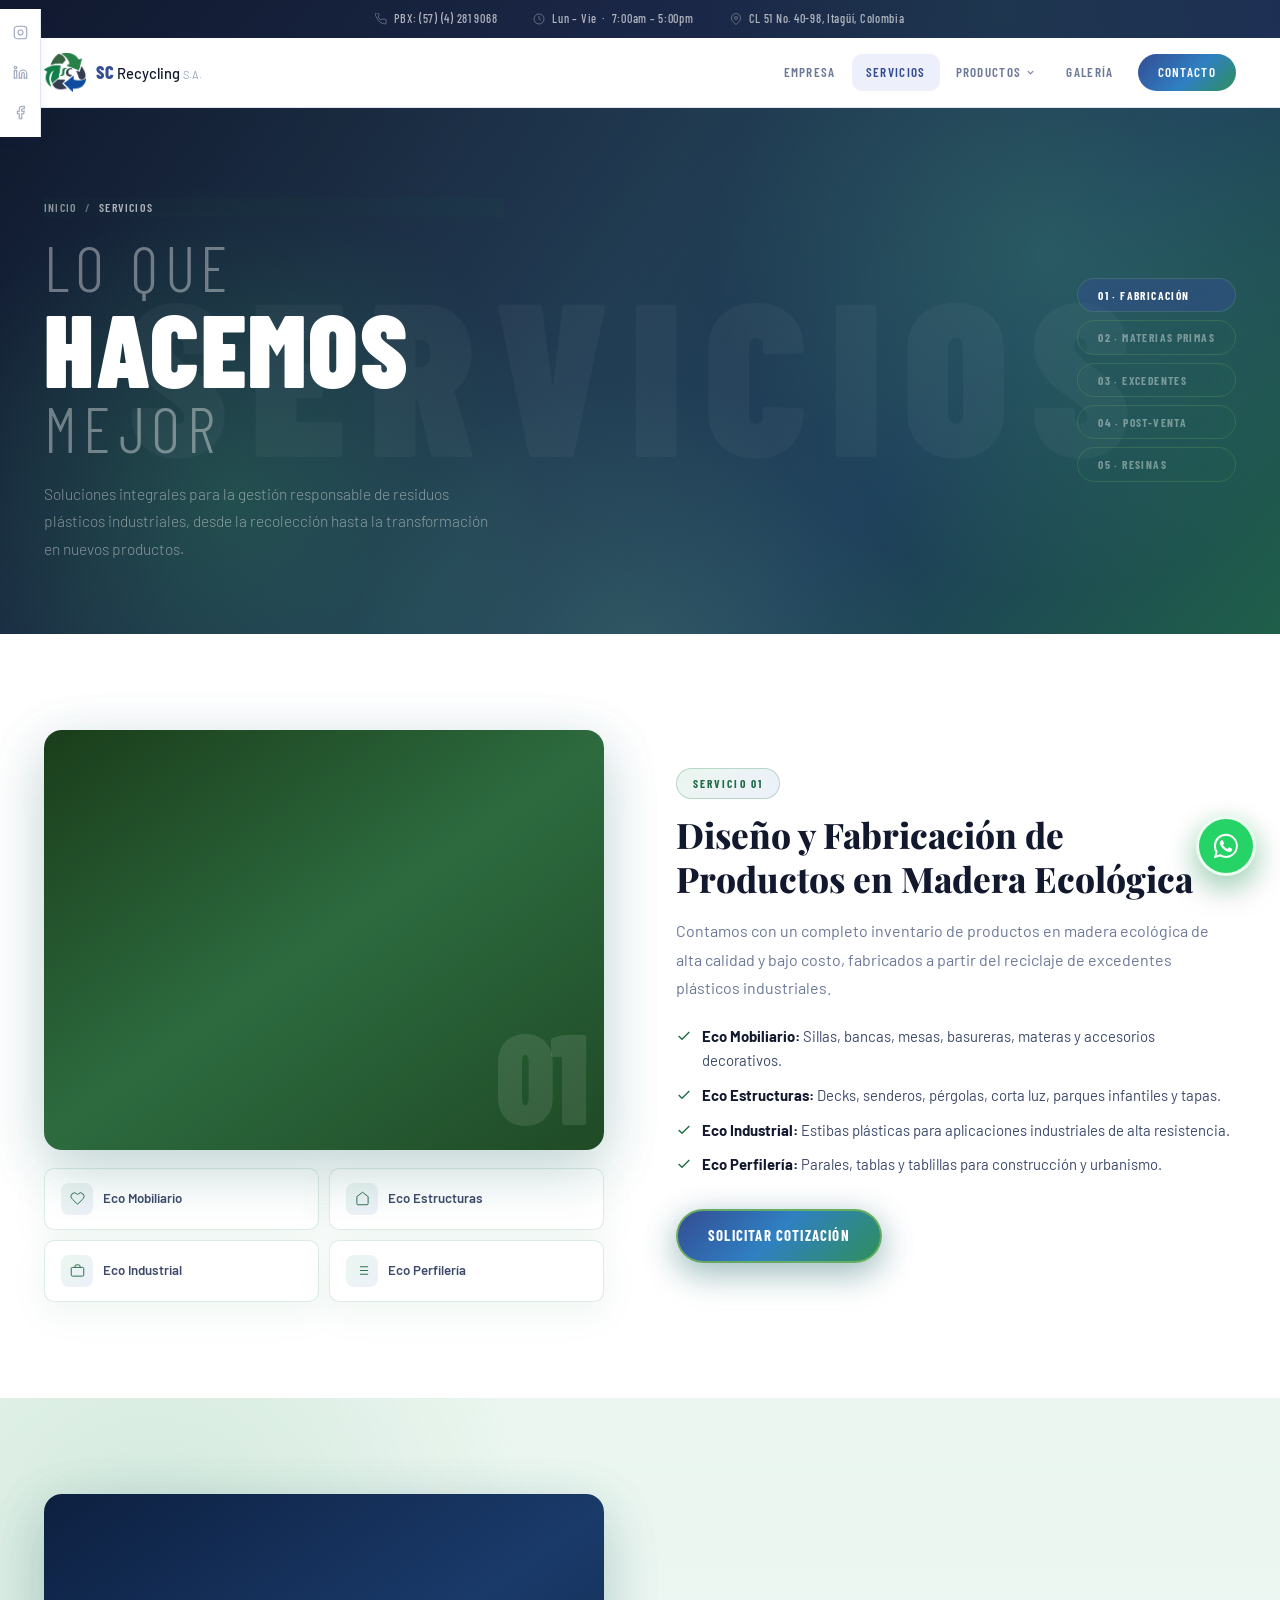
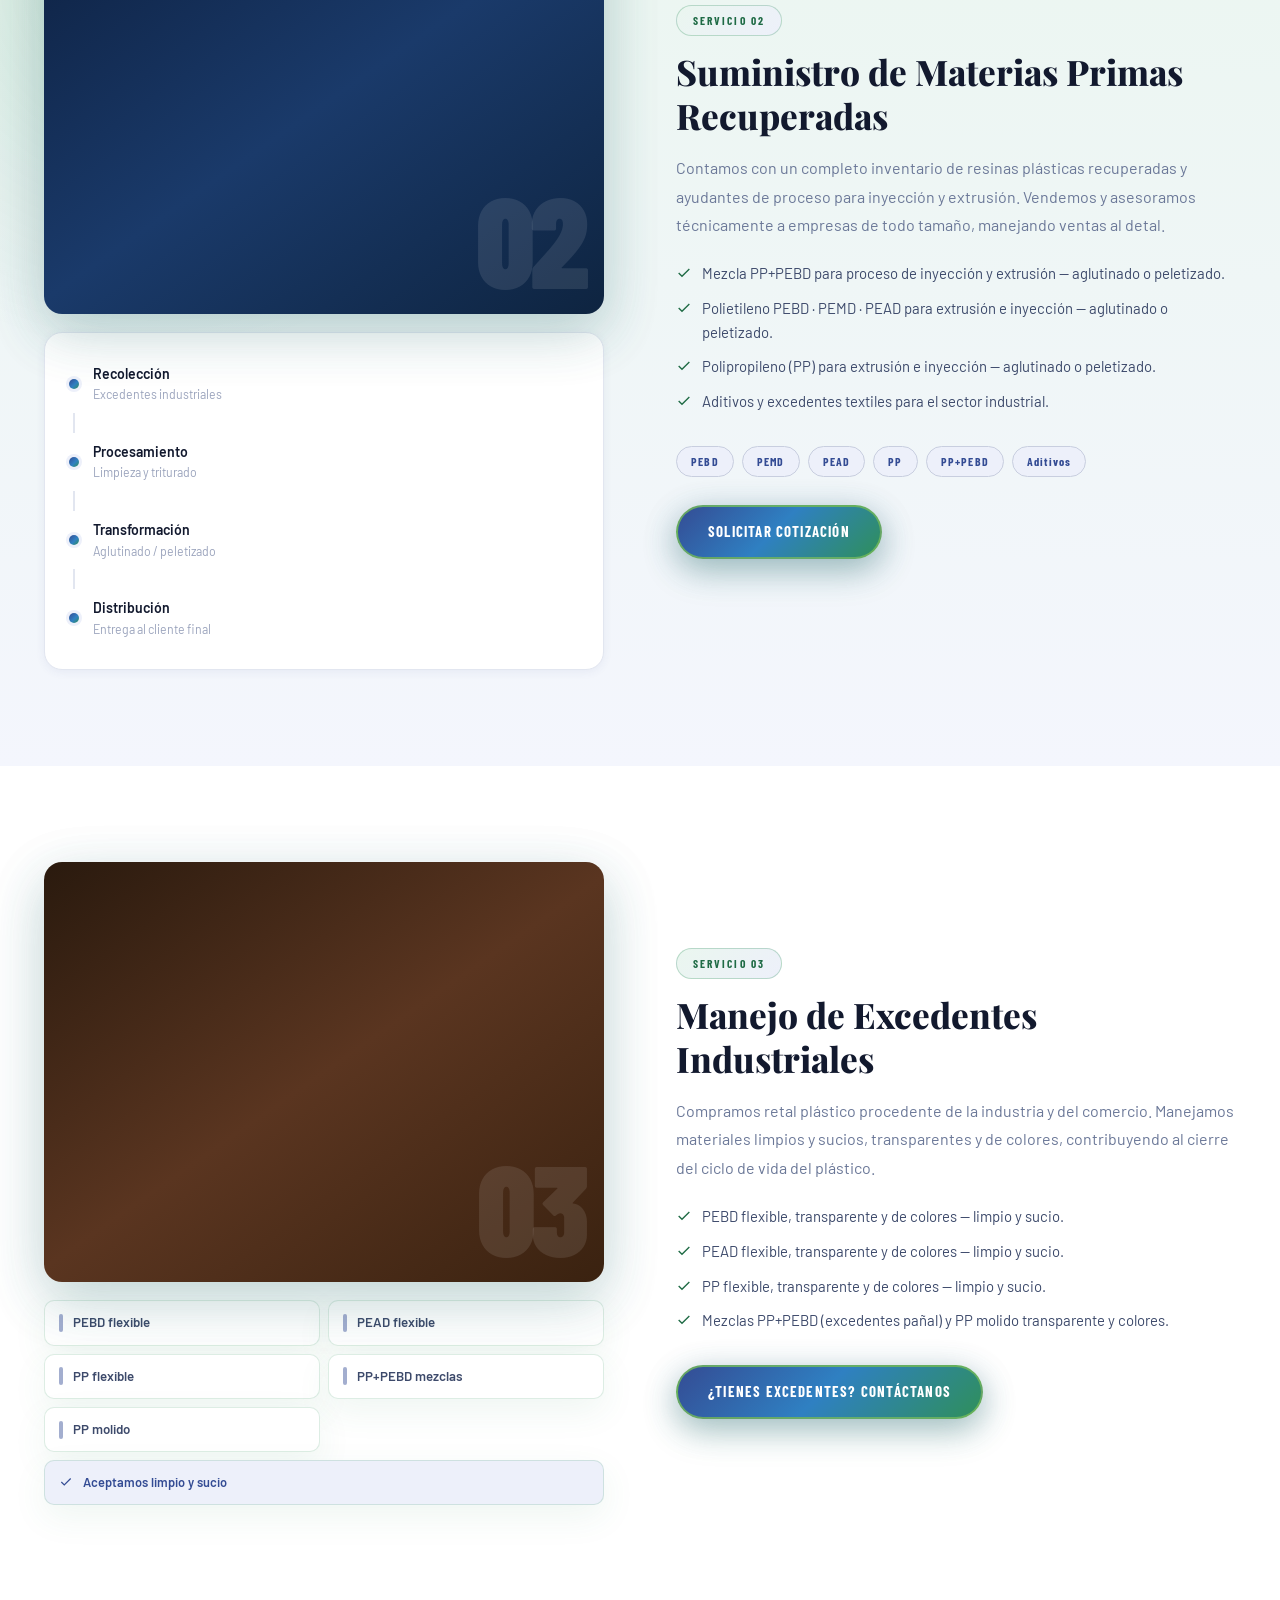
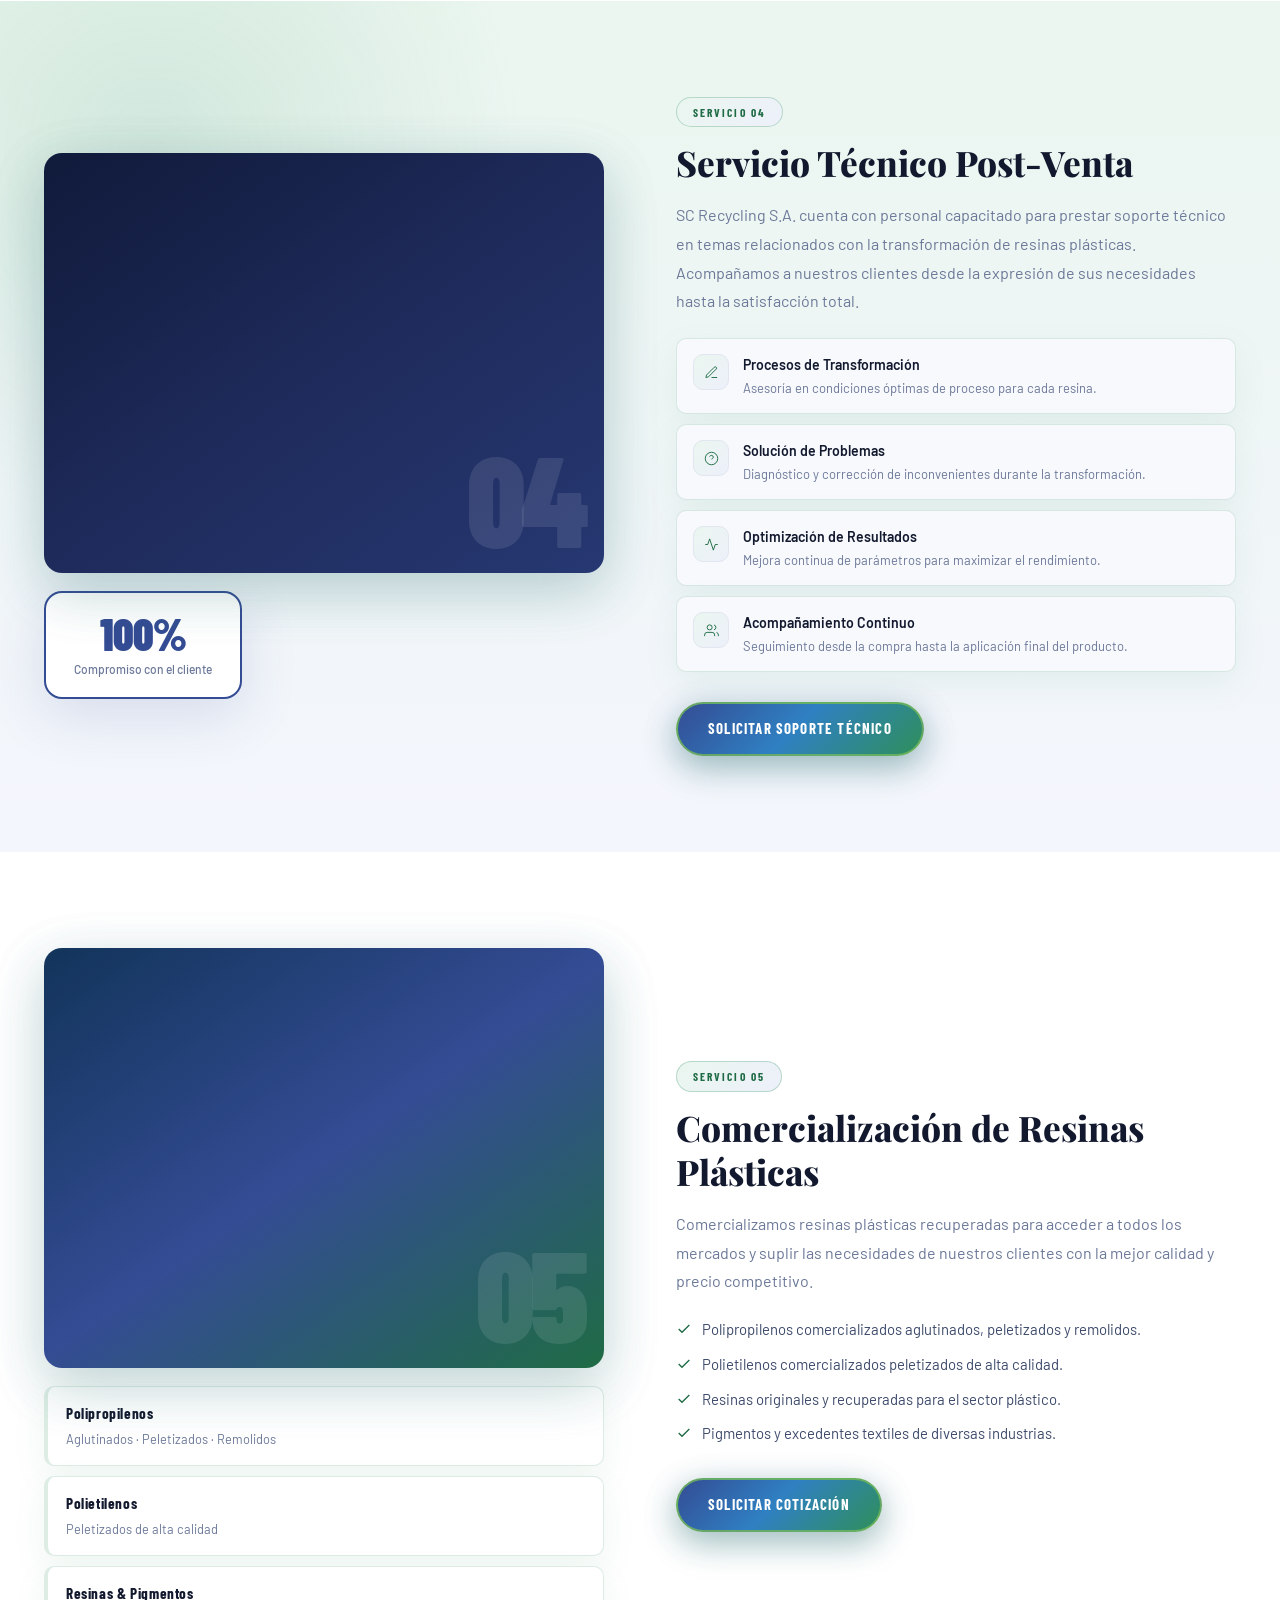
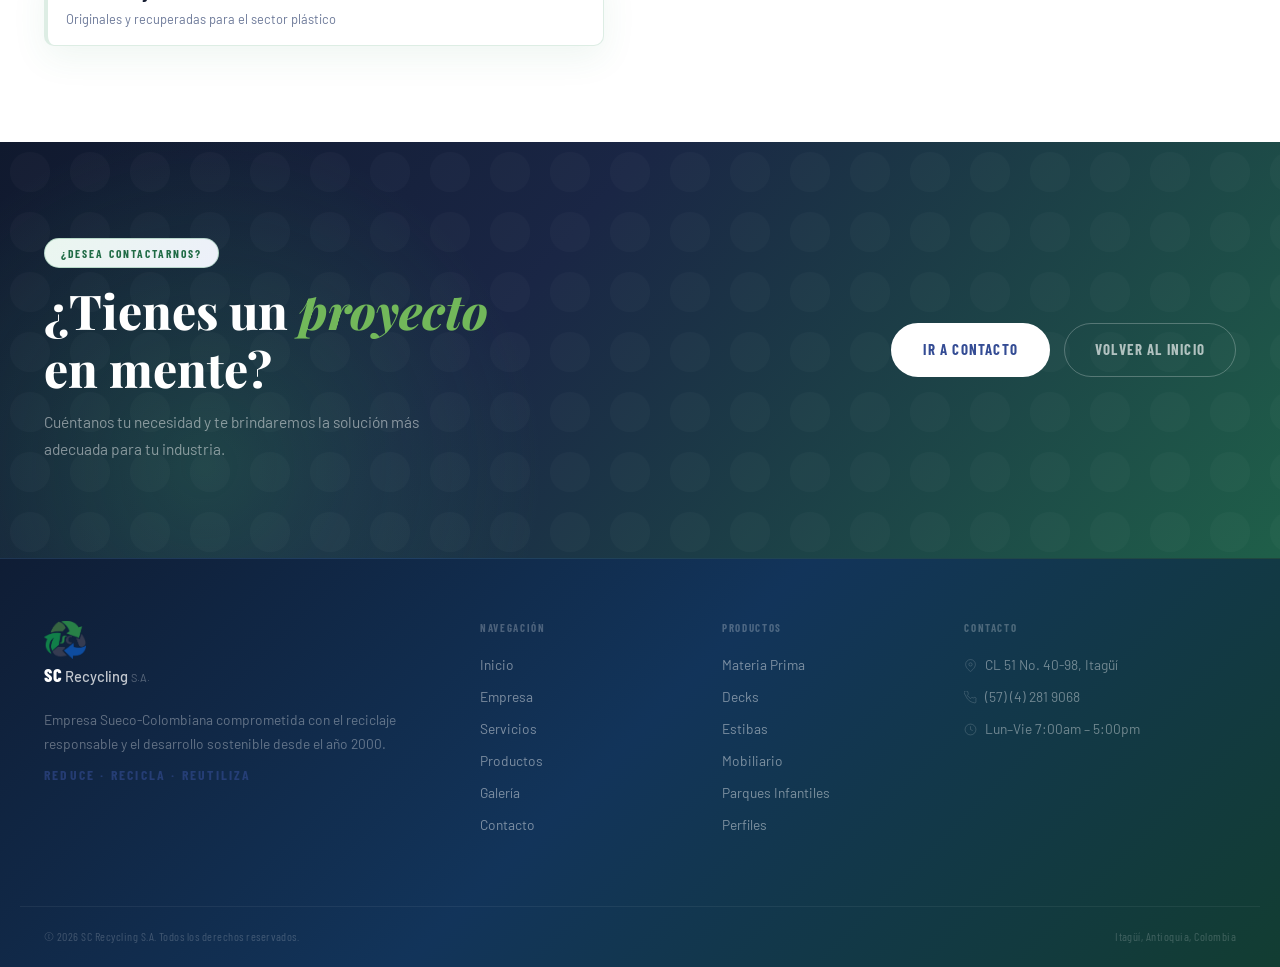
<file: servicios.html>
﻿<!DOCTYPE html>
<html lang="es">
<head>
  <meta charset="UTF-8" />
  <meta name="viewport" content="width=device-width, initial-scale=1.0" />
  <title>Servicios – SC Recycling S.A.</title>
  <meta name="description" content="Diseño y fabricación de Madera Ecológica, suministro de materias primas recuperadas, manejo de excedentes industriales y más. SC Recycling S.A., Itagüí." />
  <link rel="preconnect" href="https://fonts.googleapis.com" />
  <link rel="preconnect" href="https://fonts.gstatic.com" crossorigin />
  <link href="https://fonts.googleapis.com/css2?family=Playfair+Display:ital,wght@0,700;0,800;1,700&family=Barlow+Condensed:wght@300;400;600;700;800;900&family=Barlow:wght@300;400;500;600&display=swap" rel="stylesheet" />
  <link rel="stylesheet" href="styles.css" />
  <link rel="stylesheet" href="palette.css" />

  <!-- ── Estilos propios de esta página (inline para no crear archivo extra) ── -->
  <style>
    /* ── PAGE HERO ── */
    .page-hero {
      position: relative;
      background: linear-gradient(130deg, #10192e 0%, #1a2645 50%, #1e2f54 100%);
      overflow: hidden;
      padding: 90px 0 72px;
      display: flex;
      align-items: center;
    }
    .page-hero__word {
      position: absolute;
      top: 50%; left: 50%;
      transform: translate(-50%, -50%);
      font-family: var(--font-cond);
      font-size: clamp(5rem, 17vw, 15rem);
      font-weight: 900;
      letter-spacing: .1em;
      color: rgba(255,255,255,.04);
      white-space: nowrap;
      user-select: none;
      pointer-events: none;
      line-height: 1;
    }
    .page-hero__inner {
      position: relative;
      z-index: 2;
      display: flex;
      align-items: flex-end;
      justify-content: space-between;
      gap: 40px;
      flex-wrap: wrap;
    }
    .page-hero__breadcrumb {
      display: flex;
      align-items: center;
      gap: 8px;
      font-family: var(--font-cond);
      font-size: .74rem;
      font-weight: 600;
      letter-spacing: .1em;
      text-transform: uppercase;
      color: rgba(255,255,255,.35);
      margin-bottom: 18px;
    }
    .page-hero__breadcrumb a { color: rgba(255,255,255,.5); transition: var(--tr); }
    .page-hero__breadcrumb a:hover { color: var(--white); }
    .page-hero__breadcrumb span:last-child { color: rgba(255,255,255,.65); }
    .page-hero__title {
      display: flex;
      flex-direction: column;
      line-height: 1;
      margin-bottom: 20px;
    }
    .page-hero__title--thin {
      font-family: var(--font-cond);
      font-size: clamp(1.8rem, 5vw, 4rem);
      font-weight: 300;
      letter-spacing: .1em;
      color: rgba(255,255,255,.38);
    }
    .page-hero__title--bold {
      font-family: var(--font-cond);
      font-size: clamp(3rem, 8vw, 7rem);
      font-weight: 900;
      letter-spacing: .02em;
      color: var(--white);
      line-height: .95;
    }
    .page-hero__desc {
      font-size: .97rem;
      color: rgba(255,255,255,.45);
      max-width: 460px;
      line-height: 1.75;
      font-weight: 300;
    }
    /* Pills de acceso rápido */
    .page-hero__pills {
      display: flex;
      flex-direction: column;
      gap: 8px;
      align-self: center;
      flex-shrink: 0;
    }
    .svc-pill {
      display: block;
      font-family: var(--font-cond);
      font-size: .72rem;
      font-weight: 700;
      letter-spacing: .12em;
      text-transform: uppercase;
      color: rgba(255,255,255,.4);
      border: 1px solid rgba(255,255,255,.1);
      padding: 7px 20px;
      border-radius: var(--radius-full);
      transition: var(--tr);
      white-space: nowrap;
      cursor: pointer;
    }
    .svc-pill:hover {
      color: var(--white);
      background: rgba(52,76,148,.45);
      border-color: var(--blue);
    }

    /* ── BLOQUES DE SERVICIO ── */
    .svc-block { padding: 96px 0; background: var(--white); }
    .svc-block--alt { background: var(--bg-2); }
    .svc-block__grid {
      display: grid;
      grid-template-columns: 1fr 1fr;
      gap: 72px;
      align-items: center;
    }
    .svc-block__grid--rev { direction: rtl; }
    .svc-block__grid--rev > * { direction: ltr; }

    /* Imagen placeholder con gradiente y número */
    .svc-block__img {
      width: 100%;
      aspect-ratio: 4 / 3;
      border-radius: var(--radius-lg);
      position: relative;
      overflow: hidden;
      box-shadow: var(--shadow-lg);
      display: flex;
      align-items: flex-end;
      padding: 28px;
    }
    .svc-block__img--1 { background: linear-gradient(145deg,#1a3d1a,#2d6b3f,#1f4a25); }
    .svc-block__img--2 { background: linear-gradient(145deg,#0d2040,#1a3a6a,#0e2440); }
    .svc-block__img--3 { background: linear-gradient(145deg,#2a1a0e,#5a3520,#3a2210); }
    .svc-block__img--4 { background: linear-gradient(145deg,#101a3a,#1e2a5a,#263872); }
    .svc-block__img--5 { background: linear-gradient(145deg,#1a0a2a,#3a1a5a,#261040); }
    .svc-block__imgnum {
      font-family: var(--font-cond);
      font-size: clamp(5rem, 10vw, 9rem);
      font-weight: 900;
      color: rgba(255,255,255,.1);
      line-height: 1;
      letter-spacing: -.04em;
      user-select: none;
      position: absolute;
      bottom: 12px; right: 20px;
    }

    /* Texto del bloque */
    .svc-block__title {
      font-family: var(--font-title);
      font-size: clamp(1.6rem, 2.8vw, 2.2rem);
      font-weight: 800;
      color: var(--text-900);
      line-height: 1.25;
      margin-bottom: 16px;
    }
    .svc-block__lead {
      font-size: 1rem;
      color: var(--text-400);
      line-height: 1.8;
      margin-bottom: 22px;
    }
    .svc-block__list {
      display: flex;
      flex-direction: column;
      gap: 11px;
      margin-bottom: 32px;
    }
    .svc-block__list li {
      display: flex;
      align-items: flex-start;
      gap: 10px;
      font-size: .93rem;
      color: var(--text-600);
      line-height: 1.6;
    }
    .svc-block__list li svg {
      width: 16px; height: 16px;
      color: var(--blue);
      flex-shrink: 0;
      margin-top: 3px;
    }
    .svc-block__list li strong { color: var(--text-900); }

    /* Tags de materiales */
    .mat-tags {
      display: flex;
      flex-wrap: wrap;
      gap: 8px;
      margin-bottom: 28px;
    }
    .mat-tag {
      font-family: var(--font-cond);
      font-size: .74rem;
      font-weight: 700;
      letter-spacing: .1em;
      color: var(--blue);
      background: var(--blue-xlight);
      border: 1px solid var(--border-mid);
      padding: 5px 14px;
      border-radius: var(--radius-full);
    }

    /* Sub-cards (servicio 01) */
    .subcards {
      display: grid;
      grid-template-columns: 1fr 1fr;
      gap: 10px;
      margin-top: 18px;
    }
    .subcard {
      background: var(--white);
      border: 1.5px solid var(--border);
      border-radius: var(--radius);
      padding: 14px 16px;
      display: flex;
      align-items: center;
      gap: 10px;
      transition: var(--tr);
    }
    .subcard:hover {
      border-color: var(--blue);
      background: var(--blue-xlight);
      transform: translateY(-2px);
      box-shadow: var(--shadow-sm);
    }
    .subcard__icon {
      width: 32px; height: 32px;
      background: var(--blue-xlight);
      border-radius: 8px;
      display: flex;
      align-items: center;
      justify-content: center;
      color: var(--blue);
      flex-shrink: 0;
    }
    .subcard__icon svg { width: 15px; height: 15px; }
    .subcard span { font-size: .83rem; font-weight: 600; color: var(--text-600); }

    /* Steps proceso (servicio 02) */
    .steps-box {
      background: var(--white);
      border: 1.5px solid var(--border);
      border-radius: var(--radius-lg);
      padding: 22px 24px;
      margin-top: 18px;
      box-shadow: var(--shadow-sm);
    }
    .step {
      display: flex;
      align-items: center;
      gap: 14px;
      padding: 8px 0;
    }
    .step__dot {
      width: 10px; height: 10px;
      background: var(--blue);
      border-radius: 50%;
      flex-shrink: 0;
      box-shadow: 0 0 0 3px var(--blue-xlight);
    }
    .step__text { display: flex; flex-direction: column; }
    .step__text strong { font-size: .88rem; font-weight: 600; color: var(--text-900); }
    .step__text span   { font-size: .77rem; color: var(--text-300); }
    .step__line { width: 2px; height: 20px; background: var(--border); margin-left: 4px; }

    /* Tipos de plástico (servicio 03) */
    .buy-grid {
      display: grid;
      grid-template-columns: 1fr 1fr;
      gap: 8px;
      margin-top: 18px;
    }
    .buy-item {
      background: var(--white);
      border: 1.5px solid var(--border);
      border-radius: var(--radius);
      padding: 11px 14px;
      display: flex;
      align-items: center;
      gap: 10px;
      font-size: .83rem;
      font-weight: 600;
      color: var(--text-600);
      transition: var(--tr);
    }
    .buy-item:hover { border-color: var(--blue); color: var(--blue); background: var(--blue-xlight); }
    .buy-item__bar {
      width: 4px; height: 18px;
      background: var(--blue);
      border-radius: 2px;
      flex-shrink: 0;
      opacity: .45;
    }
    .buy-item--span2 {
      grid-column: span 2;
      background: var(--blue-xlight);
      border-color: var(--blue);
      color: var(--blue);
      font-size: .8rem;
    }

    /* Support cards (servicio 04) */
    .support-cards {
      display: flex;
      flex-direction: column;
      gap: 10px;
      margin-bottom: 30px;
    }
    .support-card {
      display: flex;
      align-items: flex-start;
      gap: 14px;
      background: var(--bg);
      border: 1.5px solid var(--border);
      border-radius: var(--radius);
      padding: 15px 16px;
      transition: var(--tr);
    }
    .support-card:hover {
      border-color: var(--blue);
      background: var(--blue-xlight);
    }
    .support-card__icon {
      width: 36px; height: 36px;
      background: var(--white);
      border: 1.5px solid var(--border);
      border-radius: 10px;
      display: flex;
      align-items: center;
      justify-content: center;
      color: var(--blue);
      flex-shrink: 0;
    }
    .support-card__icon svg { width: 15px; height: 15px; }
    .support-card div { display: flex; flex-direction: column; gap: 2px; }
    .support-card strong { font-size: .88rem; font-weight: 600; color: var(--text-900); }
    .support-card span   { font-size: .81rem; color: var(--text-400); line-height: 1.5; }

    /* Stat badge (servicio 04) */
    .stat-badge {
      display: inline-flex;
      flex-direction: column;
      align-items: center;
      background: var(--white);
      border: 2px solid var(--blue);
      border-radius: var(--radius-lg);
      padding: 18px 28px;
      box-shadow: var(--shadow-lg);
      margin-top: 18px;
    }
    .stat-badge__num {
      font-family: var(--font-cond);
      font-size: 2.8rem;
      font-weight: 900;
      color: var(--blue);
      line-height: 1;
      letter-spacing: -.02em;
    }
    .stat-badge__label {
      font-size: .75rem;
      color: var(--text-400);
      font-weight: 500;
      margin-top: 4px;
      text-align: center;
    }

    /* Market tags (servicio 05) */
    .market-tags {
      display: flex;
      flex-direction: column;
      gap: 10px;
      margin-top: 18px;
    }
    .market-tag {
      background: var(--white);
      border: 1.5px solid var(--border);
      border-left: 4px solid var(--blue);
      border-radius: var(--radius);
      padding: 14px 18px;
      transition: var(--tr);
    }
    .market-tag:hover { box-shadow: var(--shadow-md); transform: translateX(4px); }
    .market-tag strong { display: block; font-family: var(--font-cond); font-size: .95rem; font-weight: 700; color: var(--text-900); letter-spacing: .04em; }
    .market-tag span   { font-size: .8rem; color: var(--text-400); }

    /* ── CTA FINAL ── */
    .page-cta {
      position: relative;
      padding: 96px 0;
      overflow: hidden;
    }
    .page-cta__bg {
      position: absolute;
      inset: 0;
      background: linear-gradient(130deg, #10192e 0%, #1a2645 60%, #1e2f54 100%);
    }
    .page-cta__bg::after {
      content: '';
      position: absolute;
      inset: 0;
      background: url("data:image/svg+xml,%3Csvg width='60' height='60' viewBox='0 0 60 60' xmlns='http://www.w3.org/2000/svg'%3E%3Cg fill='%23ffffff' fill-opacity='0.025'%3E%3Ccircle cx='30' cy='30' r='20'/%3E%3C/g%3E%3C/svg%3E");
    }
    .page-cta__inner {
      position: relative;
      z-index: 1;
      display: flex;
      align-items: center;
      justify-content: space-between;
      gap: 48px;
      flex-wrap: wrap;
    }
    .page-cta__title {
      font-family: var(--font-title);
      font-size: clamp(2rem, 4vw, 3rem);
      font-weight: 800;
      color: var(--white);
      line-height: 1.2;
      margin-bottom: 12px;
    }
    .page-cta__title em { color: #7b9adf; }
    .page-cta p {
      font-size: .97rem;
      color: rgba(255,255,255,.48);
      max-width: 420px;
      line-height: 1.7;
    }
    .page-cta__actions {
      display: flex;
      gap: 14px;
      flex-wrap: wrap;
      flex-shrink: 0;
    }
    .btn--white {
      background: var(--white);
      color: var(--blue);
      border: 2px solid var(--white);
    }
    .btn--white:hover {
      background: var(--blue-xlight);
      transform: translateY(-2px);
    }
    .btn--ghost-light {
      background: transparent;
      color: rgba(255,255,255,.65);
      border: 1.5px solid rgba(255,255,255,.25);
    }
    .btn--ghost-light:hover {
      border-color: rgba(255,255,255,.6);
      color: var(--white);
    }
    .section__tag--light {
      color: rgba(255,255,255,.65);
      background: rgba(255,255,255,.07);
      border-color: rgba(255,255,255,.14);
    }

    /* ── RESPONSIVE ── */
    @media (max-width: 960px) {
      .svc-block__grid { grid-template-columns: 1fr; gap: 44px; }
      .svc-block__grid--rev { direction: ltr; }
      .page-hero__inner { flex-direction: column; align-items: flex-start; gap: 28px; }
      .page-hero__pills { flex-direction: row; flex-wrap: wrap; }
      .page-cta__inner { flex-direction: column; text-align: center; }
      .page-cta__actions { justify-content: center; }
      .page-cta p { max-width: 100%; margin: 0 auto; }
    }
    @media (max-width: 600px) {
      .page-hero { padding: 64px 0 48px; }
      .svc-block { padding: 68px 0; }
      .subcards { grid-template-columns: 1fr; }
      .buy-grid { grid-template-columns: 1fr; }
      .buy-item--span2 { grid-column: span 1; }
      .page-cta { padding: 72px 0; }
    }
    @media (max-width: 760px) {
      .page-hero {
        padding: 58px 0 46px;
        min-height: auto;
      }
      .page-hero__word {
        top: auto;
        bottom: -8px;
        left: 50%;
        transform: translateX(-50%);
        font-size: clamp(4.2rem, 22vw, 8rem);
        letter-spacing: .04em;
      }
      .page-hero__inner {
        display: flex;
        flex-direction: column;
        align-items: flex-start;
        gap: 30px;
      }
      .page-hero__title--thin {
        font-size: clamp(1.6rem, 11vw, 3rem);
      }
      .page-hero__title--bold {
        font-size: clamp(2.8rem, 16vw, 5rem);
      }
      .page-hero__desc {
        max-width: 100%;
        font-size: .92rem;
      }
      .page-hero__pills {
        width: 100%;
        display: grid;
        grid-template-columns: repeat(2, minmax(0, 1fr));
        gap: 8px;
      }
      .svc-pill {
        text-align: center;
        white-space: normal;
        padding: 8px 10px;
        line-height: 1.25;
      }
      .svc-block__grid { gap: 34px; }
      .svc-block__img {
        min-height: 240px;
        padding: 20px;
      }
      .svc-block__imgnum { font-size: clamp(4rem, 26vw, 7rem); }
      .steps-box,
      .stat-badge {
        width: 100%;
      }
      .page-cta__actions {
        width: 100%;
      }
      .page-cta__actions .btn {
        width: 100%;
      }
    }
    @media (max-width: 420px) {
      .page-hero__pills { grid-template-columns: 1fr; }
      .svc-block { padding: 56px 0; }
      .svc-block__title { font-size: 1.45rem; }
      .svc-block__lead,
      .svc-block__list li {
        font-size: .9rem;
      }
      .mat-tags { gap: 6px; }
      .mat-tag { padding: 5px 10px; }
      .support-card,
      .market-tag,
      .steps-box {
        padding: 14px;
      }
    }
  </style>
</head>
<body>

  <!-- ===== TOPBAR ===== -->
  <div class="topbar">
    <div class="topbar__inner container">
      <span class="topbar__item">
        <svg viewBox="0 0 24 24" fill="none" stroke="currentColor" stroke-width="1.8"><path d="M22 16.92v3a2 2 0 01-2.18 2 19.79 19.79 0 01-8.63-3.07A19.5 19.5 0 013.07 8.81 19.79 19.79 0 01.12 2.18 2 2 0 012.11 0h3a2 2 0 012 1.72c.127.96.361 1.903.7 2.81a2 2 0 01-.45 2.11L6.09 7.91a16 16 0 006 6l1.27-1.27a2 2 0 012.11-.45c.907.339 1.85.573 2.81.7A2 2 0 0122 14.92v2z"/></svg>
        PBX: (57) (4) 281 9068
      </span>
      <span class="topbar__item">
        <svg viewBox="0 0 24 24" fill="none" stroke="currentColor" stroke-width="1.8"><circle cx="12" cy="12" r="10"/><polyline points="12 6 12 12 16 14"/></svg>
        Lun – Vie &nbsp;·&nbsp; 7:00am – 5:00pm
      </span>
      <span class="topbar__item topbar__item--loc">
        <svg viewBox="0 0 24 24" fill="none" stroke="currentColor" stroke-width="1.8"><path d="M21 10c0 7-9 13-9 13s-9-6-9-13a9 9 0 0118 0z"/><circle cx="12" cy="10" r="3"/></svg>
        CL 51 No. 40-98, Itagüí, Colombia
      </span>
    </div>
  </div>

  <!-- ===== NAVBAR ===== -->
  <header class="navbar" id="navbar">
    <div class="social-rail" id="social-rail">
      <a href="#" class="social-rail__link" aria-label="Instagram">
        <svg viewBox="0 0 24 24" fill="none" stroke="currentColor" stroke-width="1.8"><rect x="2" y="2" width="20" height="20" rx="5"/><path d="M16 11.37A4 4 0 1112.63 8 4 4 0 0116 11.37z"/><line x1="17.5" y1="6.5" x2="17.51" y2="6.5"/></svg>
      </a>
      <a href="#" class="social-rail__link" aria-label="LinkedIn">
        <svg viewBox="0 0 24 24" fill="none" stroke="currentColor" stroke-width="1.8"><path d="M16 8a6 6 0 016 6v7h-4v-7a2 2 0 00-2-2 2 2 0 00-2 2v7h-4v-7a6 6 0 016-6z"/><rect x="2" y="9" width="4" height="12"/><circle cx="4" cy="4" r="2"/></svg>
      </a>
      <a href="#" class="social-rail__link" aria-label="Facebook">
        <svg viewBox="0 0 24 24" fill="none" stroke="currentColor" stroke-width="1.8"><path d="M18 2h-3a5 5 0 00-5 5v3H7v4h3v8h4v-8h3l1-4h-4V7a1 1 0 011-1h3z"/></svg>
      </a>
    </div>

    <div class="navbar__inner container">
      <a href="index.html" class="navbar__logo">
        <img src="LOGO SC RECYCLING.png" alt="SC Recycling S.A." class="logo-img" />
        <div class="logo-text">
          <span class="lt-sc">SC</span>
          <span class="lt-rec">Recycling</span>
          <span class="lt-sa">S.A.</span>
        </div>
      </a>

      <nav class="navbar__nav" id="nav-menu">
        <a href="index.html#about" class="nav-link">Empresa</a>
        <a href="servicios.html" class="nav-link nav-link--active">Servicios</a>
        <div class="nav-dropdown">
          <a href="productos.html" class="nav-link">
            Productos
            <svg viewBox="0 0 24 24" fill="none" stroke="currentColor" stroke-width="2.2" width="11"><polyline points="6 9 12 15 18 9"/></svg>
          </a>
          <div class="dropdown-menu">
            <a href="materia-prima.html" class="dropdown-item">Materia Prima</a>
            <div class="dropdown-sub">
              <span class="dropdown-item dropdown-item--parent">
                Madera Ecológica
                <svg viewBox="0 0 24 24" fill="none" stroke="currentColor" stroke-width="2.2" width="9"><polyline points="9 18 15 12 9 6"/></svg>
              </span>
              <div class="dropdown-submenu">
                <a href="decks.html"      class="dropdown-item">Decks</a>
                <a href="estibas.html"    class="dropdown-item">Estibas</a>
                <a href="mobiliario.html" class="dropdown-item">Mobiliario</a>
                <a href="parques.html"    class="dropdown-item">Parques Infantiles</a>
                <a href="perfiles.html"   class="dropdown-item">Perfiles</a>
              </div>
            </div>
          </div>
        </div>
        <a href="galeria.html"  class="nav-link">Galería</a>
        <a href="contacto.html" class="nav-link nav-link--cta">Contacto</a>
      </nav>

      <button class="hamburger" id="hamburger" aria-label="Menú" aria-expanded="false">
        <span></span><span></span><span></span>
      </button>
    </div>
  </header>

  <!-- ===== PAGE HERO ===== -->
  <section class="page-hero">
    <div class="page-hero__word" aria-hidden="true">SERVICIOS</div>
    <div class="container page-hero__inner">
      <div>
        <div class="page-hero__breadcrumb">
          <a href="index.html">Inicio</a>
          <span>/</span>
          <span>Servicios</span>
        </div>
        <div class="page-hero__title">
          <span class="page-hero__title--thin">LO QUE</span>
          <span class="page-hero__title--bold">HACEMOS</span>
          <span class="page-hero__title--thin">MEJOR</span>
        </div>
        <p class="page-hero__desc">
          Soluciones integrales para la gestión responsable de residuos plásticos industriales, desde la recolección hasta la transformación en nuevos productos.
        </p>
      </div>
      <div class="page-hero__pills">
        <a href="#fabricacion"      class="svc-pill">01 · Fabricación</a>
        <a href="#materias"         class="svc-pill">02 · Materias Primas</a>
        <a href="#excedentes"       class="svc-pill">03 · Excedentes</a>
        <a href="#postventa"        class="svc-pill">04 · Post-Venta</a>
        <a href="#comercializacion" class="svc-pill">05 · Resinas</a>
      </div>
    </div>
  </section>

  <!-- ===== 01 FABRICACIÓN ===== -->
  <section class="svc-block" id="fabricacion">
    <div class="container">
      <div class="svc-block__grid">

        <div class="reveal-left">
          <div class="svc-block__img svc-block__img--1">
            <div class="svc-block__imgnum">01</div>
          </div>
          <div class="subcards">
            <div class="subcard">
              <div class="subcard__icon">
                <svg viewBox="0 0 24 24" fill="none" stroke="currentColor" stroke-width="1.5"><path d="M20.84 4.61a5.5 5.5 0 00-7.78 0L12 5.67l-1.06-1.06a5.5 5.5 0 00-7.78 7.78l1.06 1.06L12 21.23l7.78-7.78 1.06-1.06a5.5 5.5 0 000-7.78z"/></svg>
              </div>
              <span>Eco Mobiliario</span>
            </div>
            <div class="subcard">
              <div class="subcard__icon">
                <svg viewBox="0 0 24 24" fill="none" stroke="currentColor" stroke-width="1.5"><path d="M3 9l9-7 9 7v11a2 2 0 01-2 2H5a2 2 0 01-2-2z"/></svg>
              </div>
              <span>Eco Estructuras</span>
            </div>
            <div class="subcard">
              <div class="subcard__icon">
                <svg viewBox="0 0 24 24" fill="none" stroke="currentColor" stroke-width="1.5"><rect x="2" y="7" width="20" height="14" rx="2"/><path d="M16 7V5a2 2 0 00-2-2h-4a2 2 0 00-2 2v2"/></svg>
              </div>
              <span>Eco Industrial</span>
            </div>
            <div class="subcard">
              <div class="subcard__icon">
                <svg viewBox="0 0 24 24" fill="none" stroke="currentColor" stroke-width="1.5"><line x1="8" y1="6" x2="21" y2="6"/><line x1="8" y1="12" x2="21" y2="12"/><line x1="8" y1="18" x2="21" y2="18"/><line x1="3" y1="6" x2="3.01" y2="6"/><line x1="3" y1="12" x2="3.01" y2="12"/><line x1="3" y1="18" x2="3.01" y2="18"/></svg>
              </div>
              <span>Eco Perfilería</span>
            </div>
          </div>
        </div>

        <div class="reveal-right">
          <div class="section__tag">Servicio 01</div>
          <h2 class="svc-block__title">Diseño y Fabricación de Productos en Madera Ecológica</h2>
          <p class="svc-block__lead">Contamos con un completo inventario de productos en madera ecológica de alta calidad y bajo costo, fabricados a partir del reciclaje de excedentes plásticos industriales.</p>
          <ul class="svc-block__list">
            <li>
              <svg viewBox="0 0 24 24" fill="none" stroke="currentColor" stroke-width="2"><polyline points="20 6 9 17 4 12"/></svg>
              <span><strong>Eco Mobiliario:</strong> Sillas, bancas, mesas, basureras, materas y accesorios decorativos.</span>
            </li>
            <li>
              <svg viewBox="0 0 24 24" fill="none" stroke="currentColor" stroke-width="2"><polyline points="20 6 9 17 4 12"/></svg>
              <span><strong>Eco Estructuras:</strong> Decks, senderos, pérgolas, corta luz, parques infantiles y tapas.</span>
            </li>
            <li>
              <svg viewBox="0 0 24 24" fill="none" stroke="currentColor" stroke-width="2"><polyline points="20 6 9 17 4 12"/></svg>
              <span><strong>Eco Industrial:</strong> Estibas plásticas para aplicaciones industriales de alta resistencia.</span>
            </li>
            <li>
              <svg viewBox="0 0 24 24" fill="none" stroke="currentColor" stroke-width="2"><polyline points="20 6 9 17 4 12"/></svg>
              <span><strong>Eco Perfilería:</strong> Parales, tablas y tablillas para construcción y urbanismo.</span>
            </li>
          </ul>
          <a href="contacto.html" class="btn btn--primary">Solicitar cotización</a>
        </div>
      </div>
    </div>
  </section>

  <!-- ===== 02 MATERIAS PRIMAS ===== -->
  <section class="svc-block svc-block--alt" id="materias">
    <div class="container">
      <div class="svc-block__grid svc-block__grid--rev">

        <div class="reveal-left">
          <div class="section__tag">Servicio 02</div>
          <h2 class="svc-block__title">Suministro de Materias Primas Recuperadas</h2>
          <p class="svc-block__lead">Contamos con un completo inventario de resinas plásticas recuperadas y ayudantes de proceso para inyección y extrusión. Vendemos y asesoramos técnicamente a empresas de todo tamaño, manejando ventas al detal.</p>
          <ul class="svc-block__list">
            <li>
              <svg viewBox="0 0 24 24" fill="none" stroke="currentColor" stroke-width="2"><polyline points="20 6 9 17 4 12"/></svg>
              <span>Mezcla PP+PEBD para proceso de inyección y extrusión — aglutinado o peletizado.</span>
            </li>
            <li>
              <svg viewBox="0 0 24 24" fill="none" stroke="currentColor" stroke-width="2"><polyline points="20 6 9 17 4 12"/></svg>
              <span>Polietileno PEBD · PEMD · PEAD para extrusión e inyección — aglutinado o peletizado.</span>
            </li>
            <li>
              <svg viewBox="0 0 24 24" fill="none" stroke="currentColor" stroke-width="2"><polyline points="20 6 9 17 4 12"/></svg>
              <span>Polipropileno (PP) para extrusión e inyección — aglutinado o peletizado.</span>
            </li>
            <li>
              <svg viewBox="0 0 24 24" fill="none" stroke="currentColor" stroke-width="2"><polyline points="20 6 9 17 4 12"/></svg>
              <span>Aditivos y excedentes textiles para el sector industrial.</span>
            </li>
          </ul>
          <div class="mat-tags">
            <span class="mat-tag">PEBD</span>
            <span class="mat-tag">PEMD</span>
            <span class="mat-tag">PEAD</span>
            <span class="mat-tag">PP</span>
            <span class="mat-tag">PP+PEBD</span>
            <span class="mat-tag">Aditivos</span>
          </div>
          <a href="contacto.html" class="btn btn--primary">Solicitar cotización</a>
        </div>

        <div class="reveal-right">
          <div class="svc-block__img svc-block__img--2">
            <div class="svc-block__imgnum">02</div>
          </div>
          <div class="steps-box">
            <div class="step">
              <div class="step__dot"></div>
              <div class="step__text"><strong>Recolección</strong><span>Excedentes industriales</span></div>
            </div>
            <div class="step__line"></div>
            <div class="step">
              <div class="step__dot"></div>
              <div class="step__text"><strong>Procesamiento</strong><span>Limpieza y triturado</span></div>
            </div>
            <div class="step__line"></div>
            <div class="step">
              <div class="step__dot"></div>
              <div class="step__text"><strong>Transformación</strong><span>Aglutinado / peletizado</span></div>
            </div>
            <div class="step__line"></div>
            <div class="step">
              <div class="step__dot"></div>
              <div class="step__text"><strong>Distribución</strong><span>Entrega al cliente final</span></div>
            </div>
          </div>
        </div>
      </div>
    </div>
  </section>

  <!-- ===== 03 EXCEDENTES ===== -->
  <section class="svc-block" id="excedentes">
    <div class="container">
      <div class="svc-block__grid">

        <div class="reveal-left">
          <div class="svc-block__img svc-block__img--3">
            <div class="svc-block__imgnum">03</div>
          </div>
          <div class="buy-grid">
            <div class="buy-item"><div class="buy-item__bar"></div>PEBD flexible</div>
            <div class="buy-item"><div class="buy-item__bar"></div>PEAD flexible</div>
            <div class="buy-item"><div class="buy-item__bar"></div>PP flexible</div>
            <div class="buy-item"><div class="buy-item__bar"></div>PP+PEBD mezclas</div>
            <div class="buy-item"><div class="buy-item__bar"></div>PP molido</div>
            <div class="buy-item buy-item--span2">
              <svg viewBox="0 0 24 24" fill="none" stroke="currentColor" stroke-width="2" width="14"><polyline points="20 6 9 17 4 12"/></svg>
              Aceptamos limpio y sucio
            </div>
          </div>
        </div>

        <div class="reveal-right">
          <div class="section__tag">Servicio 03</div>
          <h2 class="svc-block__title">Manejo de Excedentes Industriales</h2>
          <p class="svc-block__lead">Compramos retal plástico procedente de la industria y del comercio. Manejamos materiales limpios y sucios, transparentes y de colores, contribuyendo al cierre del ciclo de vida del plástico.</p>
          <ul class="svc-block__list">
            <li>
              <svg viewBox="0 0 24 24" fill="none" stroke="currentColor" stroke-width="2"><polyline points="20 6 9 17 4 12"/></svg>
              <span>PEBD flexible, transparente y de colores — limpio y sucio.</span>
            </li>
            <li>
              <svg viewBox="0 0 24 24" fill="none" stroke="currentColor" stroke-width="2"><polyline points="20 6 9 17 4 12"/></svg>
              <span>PEAD flexible, transparente y de colores — limpio y sucio.</span>
            </li>
            <li>
              <svg viewBox="0 0 24 24" fill="none" stroke="currentColor" stroke-width="2"><polyline points="20 6 9 17 4 12"/></svg>
              <span>PP flexible, transparente y de colores — limpio y sucio.</span>
            </li>
            <li>
              <svg viewBox="0 0 24 24" fill="none" stroke="currentColor" stroke-width="2"><polyline points="20 6 9 17 4 12"/></svg>
              <span>Mezclas PP+PEBD (excedentes pañal) y PP molido transparente y colores.</span>
            </li>
          </ul>
          <a href="contacto.html" class="btn btn--primary">¿Tienes excedentes? Contáctanos</a>
        </div>
      </div>
    </div>
  </section>

  <!-- ===== 04 POST-VENTA ===== -->
  <section class="svc-block svc-block--alt" id="postventa">
    <div class="container">
      <div class="svc-block__grid svc-block__grid--rev">

        <div class="reveal-left">
          <div class="section__tag">Servicio 04</div>
          <h2 class="svc-block__title">Servicio Técnico Post-Venta</h2>
          <p class="svc-block__lead">SC Recycling S.A. cuenta con personal capacitado para prestar soporte técnico en temas relacionados con la transformación de resinas plásticas. Acompañamos a nuestros clientes desde la expresión de sus necesidades hasta la satisfacción total.</p>
          <div class="support-cards">
            <div class="support-card">
              <div class="support-card__icon">
                <svg viewBox="0 0 24 24" fill="none" stroke="currentColor" stroke-width="1.5"><path d="M12 20h9"/><path d="M16.5 3.5a2.121 2.121 0 013 3L7 19l-4 1 1-4L16.5 3.5z"/></svg>
              </div>
              <div>
                <strong>Procesos de Transformación</strong>
                <span>Asesoría en condiciones óptimas de proceso para cada resina.</span>
              </div>
            </div>
            <div class="support-card">
              <div class="support-card__icon">
                <svg viewBox="0 0 24 24" fill="none" stroke="currentColor" stroke-width="1.5"><circle cx="12" cy="12" r="10"/><path d="M9.09 9a3 3 0 015.83 1c0 2-3 3-3 3"/><line x1="12" y1="17" x2="12.01" y2="17"/></svg>
              </div>
              <div>
                <strong>Solución de Problemas</strong>
                <span>Diagnóstico y corrección de inconvenientes durante la transformación.</span>
              </div>
            </div>
            <div class="support-card">
              <div class="support-card__icon">
                <svg viewBox="0 0 24 24" fill="none" stroke="currentColor" stroke-width="1.5"><polyline points="22 12 18 12 15 21 9 3 6 12 2 12"/></svg>
              </div>
              <div>
                <strong>Optimización de Resultados</strong>
                <span>Mejora continua de parámetros para maximizar el rendimiento.</span>
              </div>
            </div>
            <div class="support-card">
              <div class="support-card__icon">
                <svg viewBox="0 0 24 24" fill="none" stroke="currentColor" stroke-width="1.5"><path d="M17 21v-2a4 4 0 00-4-4H5a4 4 0 00-4 4v2"/><circle cx="9" cy="7" r="4"/><path d="M23 21v-2a4 4 0 00-3-3.87M16 3.13a4 4 0 010 7.75"/></svg>
              </div>
              <div>
                <strong>Acompañamiento Continuo</strong>
                <span>Seguimiento desde la compra hasta la aplicación final del producto.</span>
              </div>
            </div>
          </div>
          <a href="contacto.html" class="btn btn--primary">Solicitar soporte técnico</a>
        </div>

        <div class="reveal-right">
          <div class="svc-block__img svc-block__img--4">
            <div class="svc-block__imgnum">04</div>
          </div>
          <div class="stat-badge">
            <div class="stat-badge__num">100%</div>
            <div class="stat-badge__label">Compromiso con el cliente</div>
          </div>
        </div>
      </div>
    </div>
  </section>

  <!-- ===== 05 COMERCIALIZACIÓN ===== -->
  <section class="svc-block" id="comercializacion">
    <div class="container">
      <div class="svc-block__grid">

        <div class="reveal-left">
          <div class="svc-block__img svc-block__img--5">
            <div class="svc-block__imgnum">05</div>
          </div>
          <div class="market-tags">
            <div class="market-tag">
              <strong>Polipropilenos</strong>
              <span>Aglutinados · Peletizados · Remolidos</span>
            </div>
            <div class="market-tag">
              <strong>Polietilenos</strong>
              <span>Peletizados de alta calidad</span>
            </div>
            <div class="market-tag">
              <strong>Resinas & Pigmentos</strong>
              <span>Originales y recuperadas para el sector plástico</span>
            </div>
          </div>
        </div>

        <div class="reveal-right">
          <div class="section__tag">Servicio 05</div>
          <h2 class="svc-block__title">Comercialización de Resinas Plásticas</h2>
          <p class="svc-block__lead">Comercializamos resinas plásticas recuperadas para acceder a todos los mercados y suplir las necesidades de nuestros clientes con la mejor calidad y precio competitivo.</p>
          <ul class="svc-block__list">
            <li>
              <svg viewBox="0 0 24 24" fill="none" stroke="currentColor" stroke-width="2"><polyline points="20 6 9 17 4 12"/></svg>
              <span>Polipropilenos comercializados aglutinados, peletizados y remolidos.</span>
            </li>
            <li>
              <svg viewBox="0 0 24 24" fill="none" stroke="currentColor" stroke-width="2"><polyline points="20 6 9 17 4 12"/></svg>
              <span>Polietilenos comercializados peletizados de alta calidad.</span>
            </li>
            <li>
              <svg viewBox="0 0 24 24" fill="none" stroke="currentColor" stroke-width="2"><polyline points="20 6 9 17 4 12"/></svg>
              <span>Resinas originales y recuperadas para el sector plástico.</span>
            </li>
            <li>
              <svg viewBox="0 0 24 24" fill="none" stroke="currentColor" stroke-width="2"><polyline points="20 6 9 17 4 12"/></svg>
              <span>Pigmentos y excedentes textiles de diversas industrias.</span>
            </li>
          </ul>
          <a href="contacto.html" class="btn btn--primary">Solicitar cotización</a>
        </div>
      </div>
    </div>
  </section>

  <!-- ===== CTA FINAL ===== -->
  <section class="page-cta">
    <div class="page-cta__bg"></div>
    <div class="container page-cta__inner">
      <div class="reveal">
        <div class="section__tag section__tag--light">¿Desea contactarnos?</div>
        <h2 class="page-cta__title">¿Tienes un <em>proyecto</em><br/>en mente?</h2>
        <p>Cuéntanos tu necesidad y te brindaremos la solución más adecuada para tu industria.</p>
      </div>
      <div class="page-cta__actions reveal">
        <a href="contacto.html" class="btn btn--white">Ir a Contacto</a>
        <a href="index.html"    class="btn btn--ghost-light">Volver al inicio</a>
      </div>
    </div>
  </section>

  <!-- ===== FOOTER ===== -->
  <footer class="footer">
    <div class="footer__top container">
      <div class="footer__brand">
        <a href="index.html" class="navbar__logo footer__logo">
          <img src="LOGO SC RECYCLING.png" alt="SC Recycling S.A." class="logo-img" />
          <div class="logo-text">
            <span class="lt-sc">SC</span>
            <span class="lt-rec">Recycling</span>
            <span class="lt-sa">S.A.</span>
          </div>
        </a>
        <p>Empresa Sueco-Colombiana comprometida con el reciclaje responsable y el desarrollo sostenible desde el año 2000.</p>
        <p class="footer__lema">REDUCE · RECICLA · REUTILIZA</p>
      </div>
      <div class="footer__nav">
        <h5>Navegación</h5>
        <a href="index.html">Inicio</a>
        <a href="index.html#about">Empresa</a>
        <a href="servicios.html">Servicios</a>
        <a href="productos.html">Productos</a>
        <a href="galeria.html">Galería</a>
        <a href="contacto.html">Contacto</a>
      </div>
      <div class="footer__nav">
        <h5>Productos</h5>
        <a href="materia-prima.html">Materia Prima</a>
        <a href="decks.html">Decks</a>
        <a href="estibas.html">Estibas</a>
        <a href="mobiliario.html">Mobiliario</a>
        <a href="parques.html">Parques Infantiles</a>
        <a href="perfiles.html">Perfiles</a>
      </div>
      <div class="footer__contact">
        <h5>Contacto</h5>
        <p><svg viewBox="0 0 24 24" fill="none" stroke="currentColor" stroke-width="1.8" width="13"><path d="M21 10c0 7-9 13-9 13s-9-6-9-13a9 9 0 0118 0z"/><circle cx="12" cy="10" r="3"/></svg> CL 51 No. 40-98, Itagüí</p>
        <p><svg viewBox="0 0 24 24" fill="none" stroke="currentColor" stroke-width="1.8" width="13"><path d="M22 16.92v3a2 2 0 01-2.18 2 19.79 19.79 0 01-8.63-3.07A19.5 19.5 0 013.07 8.81 19.79 19.79 0 01.12 2.18 2 2 0 012.11 0h3a2 2 0 012 1.72c.127.96.361 1.903.7 2.81a2 2 0 01-.45 2.11L6.09 7.91a16 16 0 006 6l1.27-1.27a2 2 0 012.11-.45c.907.339 1.85.573 2.81.7A2 2 0 0122 14.92v2z"/></svg> (57) (4) 281 9068</p>
        <p><svg viewBox="0 0 24 24" fill="none" stroke="currentColor" stroke-width="1.8" width="13"><circle cx="12" cy="12" r="10"/><polyline points="12 6 12 12 16 14"/></svg> Lun–Vie 7:00am – 5:00pm</p>
      </div>
    </div>
    <div class="footer__bottom container">
      <p>&copy; 2026 SC Recycling S.A. Todos los derechos reservados.</p>
      <p>Itagüí, Antioquia, Colombia</p>
    </div>
  </footer>

  <a class="whatsapp-float" href="https://wa.me/573000000000?text=Hola%20SC%20Recycling%2C%20quiero%20recibir%20informaci%C3%B3n." target="_blank" rel="noopener" aria-label="Contactar por WhatsApp">
    <svg viewBox="0 0 32 32" fill="currentColor" aria-hidden="true">
      <path d="M16.02 4.5A11.41 11.41 0 004.6 15.9c0 2.01.53 3.98 1.54 5.7L4.5 27.5l6.04-1.58a11.38 11.38 0 005.48 1.39h.01A11.41 11.41 0 0016.02 4.5zm0 20.86h-.01c-1.71 0-3.38-.46-4.84-1.32l-.35-.2-3.58.94.96-3.49-.23-.36a9.43 9.43 0 01-1.44-5.03 9.49 9.49 0 119.49 9.46z"/>
      <path d="M21.22 18.25c-.28-.14-1.68-.83-1.94-.92-.26-.1-.45-.14-.64.14-.19.28-.73.92-.9 1.11-.17.19-.33.21-.61.07-.28-.14-1.19-.44-2.27-1.4a8.5 8.5 0 01-1.57-1.95c-.16-.28-.02-.43.12-.57.13-.13.28-.33.42-.5.14-.17.19-.28.28-.47.09-.19.05-.36-.02-.5-.07-.14-.64-1.55-.88-2.12-.23-.56-.47-.48-.64-.49h-.55c-.19 0-.5.07-.76.36-.26.28-1 1-1 2.43s1.02 2.82 1.16 3.01c.14.19 2.01 3.07 4.87 4.3.68.29 1.21.47 1.62.6.68.22 1.3.19 1.79.12.55-.08 1.68-.69 1.92-1.35.24-.66.24-1.23.17-1.35-.07-.12-.26-.19-.55-.33z"/>
    </svg>
  </a>

  <script src="script.js"></script>
  <script>
    /* Smooth scroll desde las pills + pill activa al scrollear */
    (function() {
      const pills = [...document.querySelectorAll('.svc-pill[href^="#"]')];
      const sections = pills.map(p => document.querySelector(p.getAttribute('href'))).filter(Boolean);

      pills.forEach(pill => {
        pill.addEventListener('click', e => {
          e.preventDefault();
          const target = document.querySelector(pill.getAttribute('href'));
          if (target) window.scrollTo({ top: target.getBoundingClientRect().top + window.scrollY - 88, behavior: 'smooth' });
        });
      });

      function updatePills() {
        const y = window.scrollY + 120;
        let current = sections[0];
        sections.forEach(s => { if (s.offsetTop <= y) current = s; });
        pills.forEach((p, i) => p.style.cssText = sections[i] === current ? 'color:#fff;background:rgba(52,76,148,.5);border-color:#344c94' : '');
      }

      window.addEventListener('scroll', updatePills, { passive: true });
      updatePills();
    })();
  </script>
</body>
</html>
</file>
<file: styles.css>
﻿/* ============================================================
   SC RECYCLING S.A. – styles.css  v4
   Paleta:  Base blanca/gris claro | Azules corporativos | Verde sostenible
   Fuentes: Playfair Display (títulos)
            Barlow Condensed (hero / números / labels)
            Barlow (cuerpo)
   ============================================================ */

/* ─── Variables ─────────────────────────────────────────────── */
:root {
  --blue:        #344c94;
  --blue-dark:   #263872;
  --blue-light:  #4a65b8;
  --blue-mid:    #5a78c8;
  --blue-deep:   #12345a;
  --blue-sky:    #2f80c2;
  --blue-xlight: #edf0fa;
  --blue-ultra:  #f4f6fd;

  --green:       #2f8f5b;
  --green-dark:  #1f6b45;
  --green-light: #72b85a;
  --green-soft:  #eaf6ef;

  --white:       #ffffff;
  --bg:          #f8f9fc;        /* fondo base */
  --bg-2:        #f2f4f9;        /* secciones alternas */
  --surface:     #ffffff;        /* tarjetas */
  --border:      #e2e6f0;
  --border-mid:  #c8cedf;

  --text-900:    #12192e;        /* títulos */
  --text-600:    #3d4a6b;        /* subtítulos */
  --text-400:    #6b7898;        /* cuerpo secundario */
  --text-300:    #9aa3bc;        /* placeholders / dim */

  --shadow-sm:   0 2px 10px rgba(52,76,148,.07);
  --shadow-md:   0 6px 28px rgba(52,76,148,.11);
  --shadow-lg:   0 16px 56px rgba(52,76,148,.15);
  --shadow-blue: 0 8px 32px rgba(52,76,148,.28);
  --shadow-green: 0 10px 34px rgba(47,143,91,.22);

  --radius:      10px;
  --radius-lg:   18px;
  --radius-full: 999px;
  --tr:          .3s cubic-bezier(.4,0,.2,1);

  --font-title: 'Playfair Display', Georgia, serif;
  --font-cond:  'Barlow Condensed', sans-serif;
  --font-body:  'Barlow', sans-serif;

  --topbar-h:   38px;
  --navbar-h:   70px;
}

/* ─── Reset ─────────────────────────────────────────────────── */
*, *::before, *::after { box-sizing: border-box; margin: 0; padding: 0; }
html { scroll-behavior: smooth; }
body {
  font-family: var(--font-body);
  background: var(--bg);
  color: var(--text-900);
  line-height: 1.6;
  overflow-x: hidden;
}
img    { max-width: 100%; display: block; }
a      { text-decoration: none; color: inherit; }
ul     { list-style: none; }
button { cursor: pointer; border: none; background: none; font-family: inherit; }
input, textarea, select { font-family: inherit; }
em     { font-style: italic; }

/* ─── Container ─────────────────────────────────────────────── */
.container { width: 100%; max-width: 1240px; margin: 0 auto; padding: 0 24px; }

/* ─── Buttons ────────────────────────────────────────────────── */
.btn {
  display: inline-flex;
  align-items: center;
  gap: 8px;
  padding: 13px 30px;
  border-radius: var(--radius-full);
  font-family: var(--font-cond);
  font-weight: 700;
  font-size: .93rem;
  letter-spacing: .08em;
  text-transform: uppercase;
  transition: var(--tr);
  white-space: nowrap;
}
.btn--primary {
  background: var(--blue);
  color: var(--white);
  border: 2px solid var(--blue);
  box-shadow: var(--shadow-blue);
}
.btn--primary:hover {
  background: var(--blue-dark);
  border-color: var(--blue-dark);
  transform: translateY(-2px);
  box-shadow: 0 14px 40px rgba(52,76,148,.38);
}
.btn--outline {
  background: transparent;
  color: var(--blue);
  border: 2px solid var(--blue);
}
.btn--outline:hover { background: var(--green-soft); }
.btn--outline-light {
  background: transparent;
  color: var(--white);
  border: 1.5px solid rgba(255,255,255,.4);
  font-size: .82rem;
  padding: 10px 22px;
  letter-spacing: .05em;
}
.btn--outline-light:hover { border-color: var(--white); background: rgba(255,255,255,.1); }
.btn--sm   { padding: 10px 22px; font-size: .85rem; }
.btn--full { width: 100%; justify-content: center; }

/* ─── Section shared ─────────────────────────────────────────── */
.section { padding: 96px 0; }
.section__header { text-align: center; margin-bottom: 60px; }

.section__tag {
  display: inline-flex;
  align-items: center;
  gap: 8px;
  font-family: var(--font-cond);
  font-size: .72rem;
  font-weight: 700;
  letter-spacing: .18em;
  text-transform: uppercase;
  color: var(--blue);
  background: var(--blue-xlight);
  border: 1px solid var(--border-mid);
  padding: 5px 16px;
  border-radius: var(--radius-full);
  margin-bottom: 14px;
}

.section__title {
  font-family: var(--font-cond);
  font-size: clamp(2.2rem, 5vw, 3.6rem);
  font-weight: 800;
  letter-spacing: .02em;
  line-height: 1.1;
  color: var(--text-900);
  margin-bottom: 14px;
}
.section__title em {
  color: var(--blue);
  font-style: italic;
  font-family: var(--font-title);
}
.section__title--light { color: var(--white); }
.section__title--light em { color: rgba(255,255,255,.75); }

.section__desc { font-size: 1rem; color: var(--text-400); max-width: 520px; margin: 0 auto; }

/* ─── Scroll Reveal ─────────────────────────────────────────── */
.reveal, .reveal-left, .reveal-right {
  opacity: 0;
  transition: opacity .65s ease, transform .65s ease;
}
.reveal       { transform: translateY(36px); }
.reveal-left  { transform: translateX(-48px); }
.reveal-right { transform: translateX(48px); }
.reveal.visible, .reveal-left.visible, .reveal-right.visible {
  opacity: 1; transform: none;
}
[style*="--d"] { transition-delay: var(--d, 0s); }

/* ════════════════════════════════════════════════════════════
   TOPBAR
   ════════════════════════════════════════════════════════════ */
.topbar {
  background: var(--blue-dark);
  height: var(--topbar-h);
  display: flex;
  align-items: center;
  position: relative;
  z-index: 110;
}
.topbar__inner {
  display: flex;
  align-items: center;
  justify-content: center;
  gap: 36px;
  flex-wrap: wrap;
}
.topbar__item {
  display: flex;
  align-items: center;
  gap: 7px;
  font-family: var(--font-cond);
  font-size: .76rem;
  font-weight: 500;
  letter-spacing: .06em;
  color: rgba(255,255,255,.65);
}
.topbar__item svg { width: 12px; height: 12px; opacity: .55; }

/* ════════════════════════════════════════════════════════════
   NAVBAR
   ════════════════════════════════════════════════════════════ */
.navbar {
  position: sticky;
  top: 0;
  height: var(--navbar-h);
  background: rgba(255,255,255,.95);
  backdrop-filter: blur(14px);
  -webkit-backdrop-filter: blur(14px);
  border-bottom: 1px solid var(--border);
  z-index: 200;
  transition: var(--tr);
}
.navbar.scrolled {
  box-shadow: var(--shadow-md);
  border-bottom-color: var(--border-mid);
}
.navbar__inner {
  height: 100%;
  display: flex;
  align-items: center;
  justify-content: space-between;
  gap: 24px;
}

/* Logo */
.navbar__logo, .footer__logo {
  display: flex;
  align-items: center;
  gap: 10px;
  flex-shrink: 0;
}
.logo-img {
  width: 42px;
  height: 42px;
  display: block;
  object-fit: contain;
  flex-shrink: 0;
}
.logo-text { display: flex; align-items: baseline; gap: 3px; }
.lt-sc {
  font-family: var(--font-cond);
  font-weight: 800;
  font-size: 1.15rem;
  color: var(--blue);
  letter-spacing: .03em;
}
.lt-rec {
  font-family: var(--font-body);
  font-weight: 500;
  font-size: .92rem;
  color: var(--text-900);
}
.lt-sa {
  font-size: .68rem;
  color: var(--text-300);
  font-weight: 400;
}

/* Nav links */
.navbar__nav {
  display: flex;
  align-items: center;
  gap: 2px;
}
.nav-link {
  font-family: var(--font-cond);
  font-size: .82rem;
  font-weight: 600;
  letter-spacing: .1em;
  text-transform: uppercase;
  color: var(--text-400);
  padding: 8px 14px;
  border-radius: var(--radius);
  transition: var(--tr);
  display: flex;
  align-items: center;
  gap: 4px;
}
.nav-link:hover, .nav-link--active {
  color: var(--blue);
  background: var(--blue-xlight);
}
.nav-link--cta {
  background: var(--blue);
  color: var(--white) !important;
  padding: 8px 20px;
  border-radius: var(--radius-full);
  margin-left: 8px;
}
.nav-link--cta:hover { background: var(--blue-dark); }

/* Dropdown */
.nav-dropdown { position: relative; }
.dropdown-menu {
  position: absolute;
  top: calc(100% + 8px);
  left: 50%;
  transform: translateX(-50%) translateY(-6px);
  background: var(--white);
  border: 1px solid var(--border);
  border-radius: var(--radius-lg);
  box-shadow: var(--shadow-lg);
  min-width: 200px;
  padding: 8px;
  opacity: 0;
  pointer-events: none;
  transition: var(--tr);
  z-index: 300;
}
.nav-dropdown:hover .dropdown-menu {
  opacity: 1;
  pointer-events: auto;
  transform: translateX(-50%) translateY(0);
}
.dropdown-item {
  display: flex;
  align-items: center;
  justify-content: space-between;
  padding: 9px 14px;
  font-family: var(--font-cond);
  font-size: .82rem;
  font-weight: 600;
  letter-spacing: .07em;
  text-transform: uppercase;
  color: var(--text-400);
  border-radius: 8px;
  transition: var(--tr);
  cursor: pointer;
}
.dropdown-item:hover { background: var(--blue-xlight); color: var(--blue); }
.dropdown-sub { position: relative; }
.dropdown-submenu {
  position: absolute;
  left: calc(100% + 8px);
  top: 0;
  background: var(--white);
  border: 1px solid var(--border);
  border-radius: var(--radius-lg);
  box-shadow: var(--shadow-lg);
  min-width: 180px;
  padding: 8px;
  opacity: 0;
  pointer-events: none;
  transition: var(--tr);
}
.dropdown-sub:hover .dropdown-submenu { opacity: 1; pointer-events: auto; }

/* Social rail */
.social-rail {
  position: fixed;
  left: 0;
  top: 50%;
  transform: translateY(-50%);
  display: flex;
  flex-direction: column;
  z-index: 150;
  background: var(--white);
  border-right: 1px solid var(--border);
  box-shadow: var(--shadow-sm);
  padding: 4px 0;
}
.social-rail__link {
  width: 40px; height: 40px;
  display: flex;
  align-items: center;
  justify-content: center;
  color: var(--text-300);
  transition: var(--tr);
}
.social-rail__link:hover { color: var(--blue); background: var(--blue-xlight); }
.social-rail__link svg { width: 15px; height: 15px; }

/* Hamburger */
.hamburger { display: none; flex-direction: column; gap: 5px; padding: 8px; }
.hamburger span {
  width: 22px; height: 2px;
  background: var(--text-900);
  border-radius: 2px;
  transition: var(--tr);
}
.hamburger.open span:nth-child(1) { transform: translateY(7px) rotate(45deg); }
.hamburger.open span:nth-child(2) { opacity: 0; }
.hamburger.open span:nth-child(3) { transform: translateY(-7px) rotate(-45deg); }

/* ════════════════════════════════════════════════════════════
   HERO  — único bloque oscuro, como franja de impacto
   ════════════════════════════════════════════════════════════ */
.hero {
  position: relative;
  min-height: 100vh;
  background: linear-gradient(130deg, #10192e 0%, #1a2645 45%, #1e2f54 100%);
  overflow: hidden;
  display: flex;
  flex-direction: column;
}

/* Logo de fondo decorativo */
.hero__bignumber {
  position: absolute;
  top: 50%;
  left: 50%;
  transform: translate(-50%, -50%);
  width: clamp(280px, 42vw, 720px);
  opacity: .055;
  pointer-events: none;
  user-select: none;
  filter: grayscale(1) brightness(1.8);
}
.hero__bignumber img {
  width: 100%;
  height: auto;
  display: block;
}

.hero__content {
  flex: 1;
  display: flex;
  align-items: center;
  gap: 60px;
  padding-top: 56px;
  padding-bottom: 40px;
  position: relative;
  z-index: 2;
}

/* LEFT */
.hero__left { flex: 1; }
.hero__badge {
  display: inline-flex;
  align-items: center;
  gap: 10px;
  font-family: var(--font-cond);
  font-size: .72rem;
  font-weight: 600;
  letter-spacing: .14em;
  text-transform: uppercase;
  color: rgba(255,255,255,.55);
  border: 1px solid rgba(255,255,255,.14);
  padding: 7px 18px;
  border-radius: var(--radius-full);
  margin-bottom: 28px;
}
.badge-dot {
  width: 7px; height: 7px;
  background: #4ade80;
  border-radius: 50%;
  box-shadow: 0 0 0 3px rgba(74,222,128,.2);
  animation: pulse 2.2s ease infinite;
}

.hero__title {
  margin-bottom: 24px;
  display: flex;
  flex-direction: column;
  line-height: 1;
}
.hero__title--line1 {
  font-family: var(--font-cond);
  font-size: clamp(3rem, 7.5vw, 6.5rem);
  font-weight: 300;
  letter-spacing: .08em;
  color: rgba(255,255,255,.45);
}
.hero__title--line2 {
  font-family: var(--font-cond);
  font-size: clamp(3.4rem, 9vw, 8rem);
  font-weight: 900;
  letter-spacing: .02em;
  color: var(--white);
  line-height: .95;
}
.hero__title--line2 em {
  font-family: var(--font-title);
  font-style: italic;
  font-weight: 700;
  color: #7b9adf;        /* azul claro para contraste sobre oscuro */
}
.hero__title--line3 {
  font-family: var(--font-cond);
  font-size: clamp(3rem, 7.5vw, 6.5rem);
  font-weight: 300;
  letter-spacing: .08em;
  color: rgba(255,255,255,.45);
}

.hero__sub {
  font-size: clamp(.9rem, 1.5vw, 1.05rem);
  color: rgba(255,255,255,.45);
  line-height: 1.75;
  max-width: 400px;
  margin-bottom: 36px;
  font-weight: 300;
}
.hero__actions { display: flex; gap: 14px; flex-wrap: wrap; }

/* RIGHT visual */
.hero__right { flex: 0 0 400px; display: flex; align-items: center; justify-content: center; }
.hero__visual {
  position: relative;
  width: 340px; height: 340px;
  display: flex;
  align-items: center;
  justify-content: center;
}
.hero__visual-ring {
  position: absolute;
  border-radius: 50%;
  animation: spinRing linear infinite;
}
.hero__visual-ring--1 {
  width: 340px; height: 340px;
  border: 1px solid rgba(255,255,255,.06);
  animation-duration: 20s;
}
.hero__visual-ring--2 {
  width: 260px; height: 260px;
  border: 1px solid rgba(100,140,220,.2);
  animation-duration: 14s;
  animation-direction: reverse;
}
.hero__visual-ring--3 {
  width: 180px; height: 180px;
  border: 1px solid rgba(100,140,220,.35);
  animation-duration: 10s;
}
.hero__visual-icon {
  position: relative;
  z-index: 2;
  opacity: .6;
}
.hero__visual-icon svg { width: 120px; height: 120px; }
.hero__visual-label {
  position: absolute;
  bottom: 8px; left: 50%;
  transform: translateX(-50%);
  font-family: var(--font-cond);
  font-size: .68rem;
  font-weight: 600;
  letter-spacing: .18em;
  color: rgba(255,255,255,.2);
  white-space: nowrap;
}

/* Stats bar */
.hero__statsbar {
  background: rgba(255,255,255,.06);
  border-top: 1px solid rgba(255,255,255,.08);
  padding: 20px 0;
  position: relative; z-index: 2;
}
.hero__statsbar-inner {
  display: flex;
  align-items: center;
  justify-content: center;
  flex-wrap: wrap;
}
.hstat { display: flex; flex-direction: column; align-items: center; padding: 8px 48px; }
.hstat__num {
  font-family: var(--font-cond);
  font-size: 2.4rem;
  font-weight: 800;
  color: var(--white);
  line-height: 1;
  letter-spacing: -.02em;
  display: inline;
}
.hstat__suf {
  font-family: var(--font-cond);
  font-size: 1.3rem;
  font-weight: 700;
  color: #7b9adf;
  display: inline;
}
.hstat__label {
  font-size: .7rem;
  color: rgba(255,255,255,.35);
  letter-spacing: .05em;
  margin-top: 4px;
  text-transform: uppercase;
  font-family: var(--font-cond);
}
.hstat__sep { width: 1px; height: 36px; background: rgba(255,255,255,.1); }

/* Subnav */
.hero__subnav {
  background: var(--blue);
  padding: 14px 0;
  position: relative; z-index: 2;
}
.hero__subnav-inner {
  display: flex;
  align-items: center;
  justify-content: center;
  gap: 48px;
  flex-wrap: wrap;
}
.subnav-item {
  font-family: var(--font-cond);
  font-size: .78rem;
  font-weight: 700;
  letter-spacing: .14em;
  text-transform: uppercase;
  color: rgba(255,255,255,.65);
  transition: var(--tr);
}
.subnav-item:hover { color: var(--white); letter-spacing: .18em; }

/* ════════════════════════════════════════════════════════════
   ABOUT  — blanco
   ════════════════════════════════════════════════════════════ */
.about { background: var(--white); }
.about__grid {
  display: grid;
  grid-template-columns: 1fr 1fr;
  gap: 80px;
  align-items: center;
}

.about__heading { line-height: 1; margin-bottom: 28px; }
.about__heading--big {
  display: block;
  font-family: var(--font-title);
  font-size: clamp(3.5rem, 7vw, 6rem);
  font-weight: 800;
  color: var(--text-900);
  letter-spacing: -.01em;
}
.about__heading--small {
  display: block;
  font-family: var(--font-cond);
  font-size: clamp(2.5rem, 5vw, 4rem);
  font-weight: 300;
  color: var(--text-300);
  letter-spacing: .12em;
}

.about__body p {
  font-size: .97rem;
  color: var(--text-400);
  line-height: 1.8;
  margin-bottom: 14px;
}
.about__body p strong { color: var(--blue); font-weight: 600; }
.about__body { margin-bottom: 32px; }

/* Visual */
.about__visual { position: relative; padding-bottom: 48px; }
.about__img-main {
  width: 100%;
  border-radius: var(--radius-lg);
  overflow: hidden;
  background: var(--bg-2);
  border: 1px solid var(--border);
  aspect-ratio: 4/3;
  display: flex;
  align-items: center;
  justify-content: center;
  box-shadow: var(--shadow-md);
}
.about__img-placeholder {
  width: 100%; height: 100%;
  display: flex;
  align-items: center;
  justify-content: center;
  padding: 24px;
}
.about__info-card {
  position: absolute;
  bottom: 0; left: 24px; right: 24px;
  background: var(--white);
  border: 1px solid var(--border);
  border-radius: var(--radius);
  padding: 16px 20px;
  box-shadow: var(--shadow-lg);
}
.about__info-label {
  font-family: var(--font-cond);
  font-size: .7rem;
  font-weight: 700;
  letter-spacing: .16em;
  color: var(--blue);
  text-transform: uppercase;
  margin-bottom: 10px;
}
.about__info-row {
  display: flex;
  align-items: center;
  gap: 8px;
  font-size: .84rem;
  color: var(--text-400);
  margin-bottom: 6px;
}
.about__info-row:last-child { margin-bottom: 0; }
.about__info-row svg { flex-shrink: 0; color: var(--blue); opacity: .6; }

/* ════════════════════════════════════════════════════════════
   GALLERY CAROUSEL — fondo gris muy suave
   ════════════════════════════════════════════════════════════ */
.gallery-section { background: var(--bg-2); overflow: hidden; }

.gallery-carousel {
  position: relative;
  display: flex;
  align-items: center;
  justify-content: center;
  padding: 20px 0 32px;
}

.gc-track-wrap { width: 100%; overflow: hidden; position: relative; }

.gc-track {
  display: flex;
  align-items: center;
  justify-content: center;
  gap: 20px;
  transition: transform .5s cubic-bezier(.4,0,.2,1);
  padding: 24px 0;
}

/* Slides */
.gc-slide {
  flex: 0 0 240px;
  height: 320px;
  border-radius: var(--radius-lg);
  overflow: hidden;
  cursor: pointer;
  transition: all .45s cubic-bezier(.4,0,.2,1);
  opacity: .4;
  transform: scale(.87);
  box-shadow: var(--shadow-sm);
  outline: none;
}
.gc-slide:focus-visible { box-shadow: var(--shadow-lg), 0 0 0 3px rgba(47,143,91,.55); }
.gc-slide.active {
  flex: 0 0 420px;
  height: 380px;
  opacity: 1;
  transform: scale(1);
  box-shadow: var(--shadow-lg), 0 0 0 2px var(--blue);
}
.gc-slide.adjacent {
  opacity: .65;
  transform: scale(.93);
}

.gc-slide__inner {
  width: 100%; height: 100%;
  border-radius: var(--radius-lg);
  transition: transform .45s ease;
  overflow: hidden;
  position: relative;
}
.gc-slide:hover .gc-slide__inner { transform: scale(1.03); }

.gc-slide__inner::after {
  content: "";
  position: absolute;
  inset: 0;
  background: linear-gradient(180deg, rgba(18,25,46,0) 34%, rgba(18,25,46,.72) 100%);
  pointer-events: none;
}
.gc-slide__inner img {
  width: 100%;
  height: 100%;
  object-fit: cover;
}
.gc-slide:nth-child(1) .gc-slide__inner img { object-position: 50% 36%; }
.gc-slide:nth-child(2) .gc-slide__inner img { object-position: 50% 54%; }
.gc-slide:nth-child(3) .gc-slide__inner img { object-position: 50% 50%; }
.gc-slide:nth-child(4) .gc-slide__inner img { object-position: 50% 34%; }
.gc-slide:nth-child(5) .gc-slide__inner img { object-position: 50% 58%; }

.gc-slide__caption {
  position: absolute;
  left: 18px;
  right: 18px;
  bottom: 18px;
  z-index: 2;
  color: var(--white);
  pointer-events: auto;
  transform: translateY(8px);
  opacity: .82;
  transition: opacity .3s ease, transform .3s ease;
}
.gc-slide.active .gc-slide__caption,
.gc-slide:hover .gc-slide__caption {
  opacity: 1;
  transform: none;
}
.gc-slide__caption strong {
  display: block;
  font-family: var(--font-cond);
  font-size: .86rem;
  font-weight: 800;
  letter-spacing: .12em;
  text-transform: uppercase;
  line-height: 1.1;
  margin-bottom: 6px;
}
.gc-slide__caption span {
  display: block;
  font-size: .84rem;
  line-height: 1.35;
  color: rgba(255,255,255,.78);
}
.gc-slide__open {
  display: inline-flex;
  align-items: center;
  justify-content: center;
  margin-top: 12px;
  padding: 7px 13px;
  border-radius: var(--radius-full);
  background: rgba(255,255,255,.9);
  color: var(--blue);
  font-family: var(--font-cond);
  font-size: .68rem;
  font-weight: 800;
  letter-spacing: .12em;
  text-transform: uppercase;
  box-shadow: 0 8px 22px rgba(0,0,0,.18);
  transition: var(--tr);
}
.gc-slide__open:hover,
.gc-slide__open:focus-visible {
  background: var(--green);
  color: var(--white);
  transform: translateY(-1px);
}

/* Botones prev / next */
.gc-btn {
  position: absolute;
  top: 50%; transform: translateY(-50%);
  z-index: 10;
  width: 46px; height: 46px;
  border-radius: 50%;
  background: var(--white);
  border: 1.5px solid var(--border-mid);
  color: var(--blue);
  display: flex;
  align-items: center;
  justify-content: center;
  transition: var(--tr);
  cursor: pointer;
  box-shadow: var(--shadow-md);
}
.gc-btn:hover {
  background: var(--blue);
  border-color: var(--blue);
  color: var(--white);
  transform: translateY(-50%) scale(1.1);
}
.gc-btn svg { width: 20px; height: 20px; }
.gc-btn--prev { left: 20px; }
.gc-btn--next { right: 20px; }

/* Label y dots */
.gallery-label {
  text-align: center;
  font-family: var(--font-cond);
  font-size: .78rem;
  font-weight: 600;
  letter-spacing: .2em;
  text-transform: uppercase;
  color: var(--text-300);
  margin-bottom: 20px;
  transition: opacity .25s ease;
}
.gallery-dots {
  display: flex;
  align-items: center;
  justify-content: center;
  gap: 8px;
  margin-bottom: 36px;
}
.gallery-dot {
  width: 6px; height: 6px;
  border-radius: 50%;
  background: var(--border-mid);
  border: none;
  cursor: pointer;
  transition: var(--tr);
}
.gallery-dot.active {
  background: var(--blue);
  width: 22px;
  border-radius: var(--radius-full);
}
.gallery-cta { text-align: center; }

/* Modal de fotos */
body.modal-open { overflow: hidden; }

.photo-modal {
  position: fixed;
  inset: 0;
  z-index: 500;
  display: flex;
  align-items: center;
  justify-content: center;
  padding: 24px;
  opacity: 0;
  pointer-events: none;
  transition: opacity .32s ease;
}
.photo-modal.is-open {
  opacity: 1;
  pointer-events: auto;
}
.photo-modal__backdrop {
  position: absolute;
  inset: 0;
  background: rgba(10,16,31,.78);
  backdrop-filter: blur(10px);
  -webkit-backdrop-filter: blur(10px);
}
.photo-modal__panel {
  position: relative;
  z-index: 1;
  width: min(760px, calc(100vw - 48px), calc((100dvh - 48px) * .75));
  height: min(calc(100dvh - 48px), calc((100vw - 48px) * 1.3333), 960px);
  aspect-ratio: 3 / 4;
  background: #07101f;
  border: 1px solid rgba(255,255,255,.22);
  border-radius: var(--radius-lg);
  overflow: hidden;
  box-shadow: 0 30px 90px rgba(0,0,0,.38);
  transform: translateY(22px) scale(.96);
  transition: transform .36s cubic-bezier(.2,.8,.2,1);
}
.photo-modal.is-open .photo-modal__panel { transform: none; }
.photo-modal__close {
  position: absolute;
  top: 14px;
  right: 14px;
  z-index: 3;
  width: 42px;
  height: 42px;
  border-radius: 50%;
  display: flex;
  align-items: center;
  justify-content: center;
  background: rgba(255,255,255,.92);
  color: var(--blue);
  border: 1px solid var(--border);
  box-shadow: var(--shadow-md);
  transition: var(--tr);
}
.photo-modal__close:hover {
  background: var(--blue);
  color: var(--white);
  transform: rotate(90deg);
}
.photo-modal__close svg { width: 18px; height: 18px; }
.photo-modal__media {
  width: 100%;
  height: 100%;
  background: #07101f;
  display: flex;
  align-items: center;
  justify-content: center;
}
.photo-modal__media img {
  width: 100%;
  height: 100%;
  object-fit: cover;
}
.photo-modal__content {
  position: absolute;
  left: 0;
  right: 0;
  bottom: 0;
  padding: 80px 34px 32px;
  display: grid;
  grid-template-columns: minmax(0, 1fr) auto;
  align-items: end;
  gap: 12px 28px;
  background: linear-gradient(180deg, rgba(7,16,31,0) 0%, rgba(7,16,31,.72) 42%, rgba(7,16,31,.92) 100%);
  color: var(--white);
}
.photo-modal__tag {
  align-self: flex-start;
  font-family: var(--font-cond);
  font-size: .72rem;
  font-weight: 700;
  letter-spacing: .18em;
  text-transform: uppercase;
  color: rgba(255,255,255,.78);
  background: rgba(255,255,255,.12);
  border: 1px solid rgba(255,255,255,.22);
  padding: 5px 14px;
  border-radius: var(--radius-full);
  backdrop-filter: blur(8px);
  -webkit-backdrop-filter: blur(8px);
}
.photo-modal__content > :not(.btn) {
  max-width: 520px;
}
.photo-modal__content h3 {
  font-family: var(--font-title);
  font-size: clamp(1.7rem, 4vw, 3.15rem);
  line-height: 1.05;
  color: var(--white);
}
.photo-modal__content p {
  color: rgba(255,255,255,.74);
  line-height: 1.6;
  font-size: .98rem;
}
.photo-modal__content .btn {
  grid-column: 2;
  grid-row: 2 / 5;
  align-self: end;
  box-shadow: 0 14px 36px rgba(0,0,0,.28);
}

/* ════════════════════════════════════════════════════════════
   MARQUEE
   ════════════════════════════════════════════════════════════ */
.marquee-wrap { overflow: hidden; background: var(--blue); padding: 15px 0; }
.marquee {
  display: flex;
  gap: 28px;
  animation: marqueeScroll 22s linear infinite;
  width: max-content;
  padding-left: 100%;
  will-change: transform;
}
.marquee span {
  font-family: var(--font-cond);
  font-size: .9rem;
  font-weight: 700;
  letter-spacing: .14em;
  text-transform: uppercase;
  color: rgba(255,255,255,.7);
  white-space: nowrap;
}
.mdot { color: rgba(255,255,255,.3) !important; }

/* ════════════════════════════════════════════════════════════
   WHATSAPP FLOAT
   ════════════════════════════════════════════════════════════ */
.whatsapp-float {
  position: fixed;
  right: 24px;
  bottom: 24px;
  z-index: 500;
  width: 60px;
  height: 60px;
  display: inline-flex;
  align-items: center;
  justify-content: center;
  color: var(--white);
  background: #25d366;
  border-radius: 50%;
  border: 3px solid rgba(255,255,255,.9);
  box-shadow: 0 14px 34px rgba(18,25,46,.18), 0 8px 26px rgba(37,211,102,.34);
  transition: transform .25s ease, box-shadow .25s ease, background .25s ease;
}
.whatsapp-float:hover,
.whatsapp-float:focus-visible {
  background: #1ebe5d;
  transform: translateY(-3px) scale(1.03);
  box-shadow: 0 18px 42px rgba(18,25,46,.22), 0 10px 30px rgba(37,211,102,.44);
}
.whatsapp-float:focus-visible {
  outline: 3px solid rgba(37,211,102,.28);
  outline-offset: 4px;
}
.whatsapp-float svg {
  width: 34px;
  height: 34px;
  display: block;
}

/* ════════════════════════════════════════════════════════════
   SERVICIOS — fondo blanco
   ════════════════════════════════════════════════════════════ */
.svc-section { background: var(--white); }
.svc-grid {
  display: grid;
  grid-template-columns: repeat(3, 1fr);
  gap: 20px;
}
.svc-card {
  background: var(--bg);
  border: 1px solid var(--border);
  border-radius: var(--radius-lg);
  padding: 32px 28px;
  position: relative;
  overflow: hidden;
  transition: var(--tr);
  display: flex;
  flex-direction: column;
}
.svc-card::before {
  content: '';
  position: absolute;
  inset: 0;
  background: linear-gradient(135deg, var(--blue-dark), var(--blue));
  opacity: 0;
  transition: var(--tr);
}
.svc-card:hover {
  transform: translateY(-6px);
  border-color: var(--blue);
  box-shadow: var(--shadow-lg);
}
.svc-card:hover::before { opacity: 1; }
.svc-card > * { position: relative; z-index: 1; }

.svc-card__top {
  display: flex;
  align-items: flex-start;
  justify-content: space-between;
  margin-bottom: 24px;
}
.svc-card__num {
  font-family: var(--font-cond);
  font-size: 3.5rem;
  font-weight: 900;
  color: var(--border-mid);
  line-height: 1;
  letter-spacing: -.03em;
  transition: var(--tr);
}
.svc-card:hover .svc-card__num { color: rgba(255,255,255,.15); }
.svc-card__icon {
  width: 44px; height: 44px;
  background: var(--blue-xlight);
  border: 1px solid var(--border);
  border-radius: 12px;
  display: flex;
  align-items: center;
  justify-content: center;
  color: var(--blue);
  transition: var(--tr);
  flex-shrink: 0;
}
.svc-card:hover .svc-card__icon {
  background: rgba(255,255,255,.18);
  border-color: transparent;
  color: var(--white);
}
.svc-card__icon svg { width: 20px; height: 20px; }

.svc-card h3 {
  font-family: var(--font-title);
  font-size: 1.12rem;
  font-weight: 700;
  color: var(--text-900);
  margin-bottom: 12px;
  line-height: 1.3;
  transition: var(--tr);
}
.svc-card:hover h3 { color: var(--white); }
.svc-card p {
  font-size: .88rem;
  color: var(--text-400);
  line-height: 1.65;
  flex: 1;
  margin-bottom: 20px;
  transition: var(--tr);
}
.svc-card:hover p { color: rgba(255,255,255,.72); }
.svc-card__link {
  font-family: var(--font-cond);
  font-size: .8rem;
  font-weight: 700;
  letter-spacing: .1em;
  text-transform: uppercase;
  color: var(--blue);
  transition: var(--tr);
  margin-top: auto;
}
.svc-card:hover .svc-card__link { color: rgba(255,255,255,.85); letter-spacing: .14em; }
.svc-card__bar {
  position: absolute;
  bottom: 0; left: 0; right: 0;
  height: 3px;
  background: var(--blue);
  transform: scaleX(0);
  transform-origin: left;
  transition: transform .35s ease;
  z-index: 2;
}
.svc-card:hover .svc-card__bar { transform: scaleX(1); }

/* CTA card */
.svc-card--cta {
  background: linear-gradient(135deg, var(--blue-dark), var(--blue));
  border-color: var(--blue);
  justify-content: center;
}
.svc-card--cta::before { display: none; }
.svc-card--cta:hover { transform: translateY(-6px) scale(1.01); border-color: var(--blue-dark); }
.svc-card--cta h3 { color: var(--white); font-size: 1.3rem; margin-bottom: 14px; }
.svc-card--cta p  { color: rgba(255,255,255,.65); margin-bottom: 28px; }
.svc-card--cta .btn--primary {
  background: var(--white);
  color: var(--blue);
  border-color: var(--white);
  box-shadow: none;
}
.svc-card--cta .btn--primary:hover { background: var(--blue-xlight); }

/* ════════════════════════════════════════════════════════════
   MISIÓN / VISIÓN / POLÍTICA
   ════════════════════════════════════════════════════════════ */
.identity-section {
  position: relative;
  background:
    linear-gradient(180deg, rgba(255,255,255,.78), rgba(248,249,252,.96)),
    var(--bg);
  overflow: hidden;
}
.identity-section::before {
  content: "";
  position: absolute;
  inset: auto -8% 8% auto;
  width: 360px;
  height: 360px;
  background: radial-gradient(circle, rgba(47,143,91,.12), transparent 68%);
  pointer-events: none;
}
.identity-grid {
  position: relative;
  z-index: 1;
  display: grid;
  grid-template-columns: 1.05fr .95fr;
  gap: 22px;
}
.identity-card {
  position: relative;
  min-height: 100%;
  display: grid;
  grid-template-rows: 220px 1fr;
  background: var(--white);
  border: 1px solid var(--border);
  border-radius: var(--radius-lg);
  overflow: hidden;
  box-shadow: var(--shadow-md);
}
.identity-card--large {
  grid-row: span 2;
  grid-template-rows: 1fr 360px;
}
.identity-card__content {
  padding: clamp(24px, 4vw, 42px);
}
.identity-card__kicker {
  display: inline-flex;
  align-items: center;
  gap: 10px;
  font-family: var(--font-cond);
  font-size: .78rem;
  font-weight: 800;
  letter-spacing: .16em;
  color: var(--green);
  text-transform: uppercase;
  margin-bottom: 16px;
}
.identity-card__kicker::after {
  content: "";
  width: 34px;
  height: 4px;
  border-radius: var(--radius-full);
  background: var(--green);
}
.identity-card h3 {
  font-family: var(--font-title);
  font-size: clamp(1.65rem, 3vw, 2.45rem);
  line-height: 1;
  color: var(--text-900);
  margin-bottom: 18px;
}
.identity-card p {
  color: var(--text-400);
  font-size: .96rem;
  line-height: 1.8;
}
.identity-card__media {
  position: relative;
  min-height: 0;
  overflow: hidden;
  background: var(--blue-xlight);
}
.identity-card__media::after {
  content: "";
  position: absolute;
  inset: 0;
  background: linear-gradient(180deg, rgba(18,25,46,0) 48%, rgba(18,25,46,.26) 100%);
  pointer-events: none;
}
.identity-card__media img {
  width: 100%;
  height: 100%;
  object-fit: cover;
  transition: transform .6s cubic-bezier(.4,0,.2,1);
}
.identity-card:hover .identity-card__media img { transform: scale(1.04); }
.identity-card--large .identity-card__media img { object-position: 50% 42%; }
.identity-card:nth-child(2) .identity-card__media img { object-position: 50% 52%; }
.identity-card:nth-child(3) .identity-card__media img { object-position: 50% 38%; }

/* ════════════════════════════════════════════════════════════
   CONTACTO — fondo gris suave
   ════════════════════════════════════════════════════════════ */
.contact-section { background: var(--bg-2); }
.contact-grid {
  display: grid;
  grid-template-columns: 1fr 1.3fr;
  gap: 80px;
  align-items: start;
}
.contact-info__desc {
  color: var(--text-400);
  margin-bottom: 32px;
  font-size: .97rem;
  line-height: 1.75;
}
.contact-info__list { display: flex; flex-direction: column; gap: 18px; margin-bottom: 32px; }
.contact-info__list li { display: flex; align-items: flex-start; gap: 14px; }
.ci-icon {
  width: 42px; height: 42px;
  background: var(--white);
  border: 1.5px solid var(--border);
  border-radius: 12px;
  display: flex;
  align-items: center;
  justify-content: center;
  color: var(--blue);
  flex-shrink: 0;
  box-shadow: var(--shadow-sm);
}
.ci-icon svg { width: 17px; height: 17px; }
.contact-info__list strong { display: block; font-size: .85rem; font-weight: 600; color: var(--text-900); margin-bottom: 2px; }
.contact-info__list span  { font-size: .85rem; color: var(--text-400); }

.contact-socials {
  margin: 0 0 30px;
}
.contact-socials h3 {
  font-family: var(--font-cond);
  font-size: .78rem;
  font-weight: 800;
  letter-spacing: .16em;
  text-transform: uppercase;
  color: var(--blue);
  margin-bottom: 12px;
}
.contact-socials__grid {
  display: grid;
  gap: 10px;
}
.contact-social {
  --social-color: var(--blue);
  display: flex;
  align-items: center;
  gap: 12px;
  padding: 13px 14px;
  background: var(--white);
  border: 1px solid var(--border);
  border-radius: var(--radius);
  box-shadow: var(--shadow-sm);
  transition: var(--tr);
}
.contact-social:hover,
.contact-social:focus-visible {
  transform: translateY(-2px);
  border-color: color-mix(in srgb, var(--social-color) 40%, var(--border));
  box-shadow: var(--shadow-md);
}
.contact-social__icon {
  width: 40px;
  height: 40px;
  display: inline-flex;
  align-items: center;
  justify-content: center;
  flex-shrink: 0;
  color: var(--white);
  background: var(--social-color);
  border-radius: 50%;
}
.contact-social__icon svg {
  width: 19px;
  height: 19px;
}
.contact-social strong {
  display: block;
  color: var(--text-900);
  font-size: .9rem;
  font-weight: 700;
  line-height: 1.2;
}
.contact-social small {
  display: block;
  color: var(--text-400);
  font-size: .78rem;
  line-height: 1.3;
  margin-top: 2px;
}
.contact-social--whatsapp { --social-color: #25d366; }
.contact-social--instagram { --social-color: #344c94; }
.contact-social--linkedin { --social-color: #0a66c2; }

/* Form */
.contact-form {
  background: var(--white);
  border: 1px solid var(--border);
  border-radius: var(--radius-lg);
  padding: 40px 36px;
  box-shadow: var(--shadow-md);
}
.form-title {
  font-family: var(--font-title);
  font-size: 1.5rem;
  font-weight: 700;
  color: var(--text-900);
  margin-bottom: 28px;
}
.form-row { display: grid; grid-template-columns: 1fr 1fr; gap: 16px; }
.form-group { display: flex; flex-direction: column; gap: 6px; margin-bottom: 16px; }
.form-group label {
  font-family: var(--font-cond);
  font-size: .7rem;
  font-weight: 700;
  letter-spacing: .12em;
  text-transform: uppercase;
  color: var(--text-300);
}
.form-group input,
.form-group select,
.form-group textarea {
  background: var(--bg);
  border: 1.5px solid var(--border);
  border-radius: var(--radius);
  padding: 12px 16px;
  font-size: .92rem;
  color: var(--text-900);
  transition: var(--tr);
  width: 100%;
  outline: none;
}
.form-group input:focus,
.form-group select:focus,
.form-group textarea:focus {
  border-color: var(--blue);
  box-shadow: 0 0 0 3px rgba(52,76,148,.1);
  background: var(--white);
}
.form-group input::placeholder,
.form-group textarea::placeholder { color: var(--text-300); }
.form-group textarea { resize: vertical; }
.form-success {
  display: none;
  align-items: center;
  gap: 10px;
  background: #d1fae5;
  border: 1px solid #6ee7b7;
  color: #065f46;
  padding: 14px 18px;
  border-radius: var(--radius);
  margin-top: 12px;
  font-size: .9rem;
  font-weight: 500;
}
.form-success.show { display: flex; }

/* ════════════════════════════════════════════════════════════
   FOOTER
   ════════════════════════════════════════════════════════════ */
.footer { background: var(--text-900); border-top: 1px solid rgba(255,255,255,.06); }
.footer__top {
  display: grid;
  grid-template-columns: 2fr 1fr 1fr 1.4fr;
  gap: 48px;
  padding: 60px 24px;
}
.footer__logo { margin-bottom: 18px; display: block; }
/* Override logo colors in footer */
.footer .lt-sc     { color: var(--white); }
.footer .lt-rec    { color: rgba(255,255,255,.75); }
.footer .lt-sa     { color: rgba(255,255,255,.3); }
.footer__brand p   { font-size: .86rem; color: rgba(255,255,255,.35); line-height: 1.7; margin-bottom: 8px; }
.footer__lema {
  font-family: var(--font-cond);
  font-size: .7rem;
  font-weight: 700;
  letter-spacing: .16em;
  color: rgba(52,76,148,.6) !important;
}
.footer__nav h5, .footer__contact h5 {
  font-family: var(--font-cond);
  font-size: .68rem;
  font-weight: 700;
  letter-spacing: .15em;
  text-transform: uppercase;
  color: rgba(255,255,255,.25);
  margin-bottom: 18px;
}
.footer__nav a {
  display: block;
  font-size: .86rem;
  color: rgba(255,255,255,.45);
  margin-bottom: 10px;
  transition: var(--tr);
}
.footer__nav a:hover { color: var(--white); padding-left: 6px; }
.footer__contact p {
  display: flex;
  align-items: center;
  gap: 8px;
  font-size: .86rem;
  color: rgba(255,255,255,.4);
  margin-bottom: 10px;
}
.footer__contact svg { flex-shrink: 0; opacity: .4; }
.footer__bottom {
  border-top: 1px solid rgba(255,255,255,.06);
  display: flex;
  justify-content: space-between;
  align-items: center;
  padding: 20px 24px;
  font-family: var(--font-cond);
  font-size: .75rem;
  letter-spacing: .04em;
  color: rgba(255,255,255,.2);
}

/* ════════════════════════════════════════════════════════════
   KEYFRAMES
   ════════════════════════════════════════════════════════════ */
@keyframes spinRing {
  from { transform: rotate(0deg); }
  to   { transform: rotate(360deg); }
}
@keyframes pulse {
  0%,100% { box-shadow: 0 0 0 3px rgba(74,222,128,.2); }
  50%      { box-shadow: 0 0 0 7px rgba(74,222,128,.06); }
}
@keyframes marqueeScroll {
  from { transform: translateX(0); }
  to   { transform: translateX(-100%); }
}

/* ════════════════════════════════════════════════════════════
   RESPONSIVE
   ════════════════════════════════════════════════════════════ */
@media (max-width: 1100px) {
  .svc-grid { grid-template-columns: repeat(2, 1fr); }
  .identity-grid { grid-template-columns: 1fr; }
  .identity-card--large { grid-row: auto; }
  .footer__top { grid-template-columns: 1fr 1fr; }
  .hero__right { flex: 0 0 300px; }
  .hero__visual { width: 280px; height: 280px; }
  .hero__visual-ring--1 { width: 280px; height: 280px; }
  .hero__visual-ring--2 { width: 210px; height: 210px; }
  .hero__visual-ring--3 { width: 150px; height: 150px; }
}

@media (max-width: 900px) {
  .hero__content { flex-direction: column; align-items: flex-start; gap: 40px; padding-top: 48px; }
  .hero__right { flex: none; align-self: center; }
  .about__grid { grid-template-columns: 1fr; gap: 72px; }
  .contact-grid { grid-template-columns: 1fr; gap: 48px; }
  .hstat { padding: 8px 24px; }
}

@media (max-width: 768px) {
  :root { --navbar-h: 62px; }
  .section { padding: 68px 0; }
  .topbar__item--loc { display: none; }
  .social-rail { display: none; }

  .navbar__nav {
    position: fixed;
    top: var(--navbar-h);
    left: 0; right: 0;
    background: rgba(255,255,255,.97);
    backdrop-filter: blur(14px);
    flex-direction: column;
    align-items: stretch;
    padding: 16px 24px 28px;
    border-bottom: 1px solid var(--border);
    box-shadow: var(--shadow-lg);
    transform: translateY(-120%);
    transition: transform .35s ease;
    z-index: 180;
    gap: 2px;
  }
  .navbar__nav.open { transform: translateY(0); }
  .nav-link { padding: 11px 14px; }
  .nav-link--cta { margin-left: 0; margin-top: 6px; text-align: center; justify-content: center; }
  .hamburger { display: flex; }
  .dropdown-menu {
    position: static;
    transform: none;
    opacity: 1;
    pointer-events: auto;
    box-shadow: none;
    border: none;
    background: var(--bg);
    display: none;
  }
  .nav-dropdown.open .dropdown-menu { display: block; }

  .hero__subnav-inner { gap: 24px; }
  .hstat { padding: 6px 16px; }
  .hstat__num { font-size: 1.8rem; }
  .hstat__sep { height: 28px; }

  .svc-grid { grid-template-columns: 1fr; }
  .identity-card,
  .identity-card--large {
    display: flex;
    flex-direction: column;
  }
  .identity-card__content { order: 1; }
  .identity-card__media {
    order: 2;
    height: 260px;
    flex: 0 0 auto;
  }
  .form-row { grid-template-columns: 1fr; }
  .contact-form { padding: 28px 20px; }

  .gc-slide { flex: 0 0 200px; height: 260px; }
  .gc-slide.active { flex: 0 0 300px; height: 300px; }
  .gc-slide__caption {
    left: 14px;
    right: 14px;
    bottom: 14px;
  }
  .gc-slide__caption strong { font-size: .76rem; }
  .gc-slide__caption span { font-size: .76rem; }
  .photo-modal__panel {
    width: min(calc(100vw - 32px), calc((100dvh - 32px) * .75));
    height: min(calc(100dvh - 32px), calc((100vw - 32px) * 1.3333));
  }
  .photo-modal__content {
    grid-template-columns: 1fr;
    align-items: flex-start;
    padding: 72px 22px 24px;
    gap: 12px;
  }
  .photo-modal__content h3 { font-size: clamp(1.5rem, 8vw, 2.4rem); }
  .photo-modal__content p {
    font-size: .88rem;
    line-height: 1.45;
  }

  .footer__top { grid-template-columns: 1fr; gap: 28px; }
  .footer__bottom { flex-direction: column; gap: 6px; text-align: center; }
}

@media (max-width: 480px) {
  .topbar { display: none; }
  .hero__title--line1, .hero__title--line3 { font-size: 2.2rem; }
  .hero__title--line2 { font-size: 3rem; }
  .hero__bignumber { width: 260px; }
  .hero__visual { width: 220px; height: 220px; }
  .hero__visual-ring--1 { width: 220px; height: 220px; }
  .hero__visual-ring--2 { width: 165px; height: 165px; }
  .hero__visual-ring--3 { width: 110px; height: 110px; }
  .hero__statsbar-inner { flex-wrap: wrap; }
  .hstat { padding: 8px 12px; }
  .subnav-item { font-size: .68rem; }
  .gc-slide { flex: 0 0 160px; height: 220px; }
  .gc-slide.active { flex: 0 0 260px; height: 260px; }
  .photo-modal {
    padding: 14px;
  }
  .photo-modal__panel {
    width: min(calc(100vw - 28px), calc((100dvh - 28px) * .75));
    height: min(calc(100dvh - 28px), calc((100vw - 28px) * 1.3333));
  }
  .photo-modal__tag { display: none; }
  .photo-modal__content { padding: 64px 18px 20px; }
  .photo-modal__content .btn {
    grid-column: auto;
    grid-row: auto;
    width: 100%;
    justify-content: center;
    margin-left: 0;
  }
}

/* Responsive hardening */
@media (max-width: 1180px) {
  .navbar__inner { gap: 14px; }
  .nav-link { padding: 8px 10px; letter-spacing: .08em; }
  .nav-link--cta { padding-inline: 16px; }
  .hero__content { gap: 34px; }
  .hero__right { flex-basis: 330px; }
}

@media (max-width: 960px) {
  .container { padding-inline: 20px; }
  .btn { min-height: 44px; justify-content: center; text-align: center; }
  .section__header { margin-bottom: 42px; }
  .section__title { font-size: clamp(2rem, 7vw, 3rem); }
  .section__desc { max-width: 100%; }
  .hero { min-height: auto; }
  .hero__content {
    min-height: auto;
    padding-top: 68px;
    padding-bottom: 54px;
  }
  .hero__sub br { display: none; }
  .about__visual { max-width: 620px; width: 100%; }
  .about__img-main { width: 100%; }
  .svc-card { min-height: 0; }
}

@media (max-width: 768px) {
  .topbar { display: none; }
  .navbar {
    height: var(--navbar-h);
    top: 0;
  }
  .navbar__inner { padding-inline: 20px; }
  .logo-img { width: 38px; height: 38px; }
  .lt-sc { font-size: 1.05rem; }
  .lt-rec { font-size: .86rem; }
  .lt-sa { font-size: .62rem; }
  .navbar__nav {
    top: var(--navbar-h);
    max-height: calc(100dvh - var(--navbar-h));
    overflow-y: auto;
  }
  .nav-dropdown .nav-link { width: 100%; }
  .dropdown-menu,
  .dropdown-submenu {
    display: block;
    position: static;
    min-width: 0;
    width: 100%;
    opacity: 1;
    pointer-events: auto;
    transform: none;
    margin-top: 4px;
    border-radius: var(--radius);
  }
  .dropdown-submenu {
    padding-left: 12px;
    background: rgba(52,76,148,.05);
  }
  .dropdown-item { white-space: normal; }
  .hero__content {
    align-items: center;
    text-align: center;
    padding-top: 52px;
  }
  .hero__left { width: 100%; }
  .hero__badge { justify-content: center; }
  .hero__title { align-items: center; }
  .hero__actions { justify-content: center; }
  .hero__visual { margin-inline: auto; }
  .hero__statsbar { padding: 14px 0; }
  .hero__statsbar-inner {
    display: grid;
    grid-template-columns: repeat(2, minmax(0, 1fr));
    gap: 8px;
  }
  .hstat {
    padding: 10px 8px;
    min-width: 0;
  }
  .hstat__sep { display: none; }
  .hero__subnav-inner {
    justify-content: flex-start;
    overflow-x: auto;
    gap: 10px;
    padding-bottom: 2px;
    scrollbar-width: none;
  }
  .hero__subnav-inner::-webkit-scrollbar { display: none; }
  .subnav-item {
    flex: 0 0 auto;
    padding: 4px 8px;
  }
  .about__grid { gap: 44px; }
  .about__heading { text-align: center; }
  .about__body { text-align: left; }
  .about__info-card {
    position: relative;
    left: auto;
    right: auto;
    bottom: auto;
    width: 100%;
    margin-top: 16px;
  }
  .gc-btn { display: none; }
  .gc-track-wrap { width: 100%; }
  .contact-grid { gap: 36px; }
}

@media (max-width: 560px) {
  .container { padding-inline: 16px; }
  .section { padding: 58px 0; }
  .section__header { margin-bottom: 32px; }
  .btn {
    width: 100%;
    padding-inline: 18px;
    white-space: normal;
  }
  .hero__content { padding-top: 44px; padding-bottom: 44px; }
  .hero__badge {
    max-width: 100%;
    font-size: .66rem;
    letter-spacing: .1em;
    white-space: normal;
  }
  .hero__title--line1,
  .hero__title--line3 {
    font-size: clamp(2rem, 13vw, 3rem);
  }
  .hero__title--line2 {
    font-size: clamp(2.8rem, 17vw, 4rem);
  }
  .hero__sub {
    font-size: .92rem;
    max-width: 32rem;
    margin-inline: auto;
  }
  .hero__actions {
    width: 100%;
    flex-direction: column;
  }
  .hero__visual { width: 210px; height: 210px; }
  .hero__visual-ring--1 { width: 210px; height: 210px; }
  .hero__visual-ring--2 { width: 158px; height: 158px; }
  .hero__visual-ring--3 { width: 108px; height: 108px; }
  .hero__visual-icon svg { width: 92px; height: 92px; }
  .hero__visual-label {
    bottom: 0;
    font-size: .58rem;
    letter-spacing: .12em;
  }
  .hero__statsbar-inner { grid-template-columns: 1fr 1fr; }
  .hstat__num { font-size: 1.55rem; }
  .hstat__suf { font-size: 1.05rem; }
  .hstat__label { font-size: .66rem; }
  .about__heading--big { font-size: clamp(2.8rem, 16vw, 4rem); }
  .about__heading--small { font-size: clamp(2rem, 11vw, 3rem); }
  .about__visual { padding-bottom: 0; }
  .about__img-main { aspect-ratio: 4 / 3; }
  .identity-grid { gap: 16px; }
  .identity-card__media { height: 220px; }
  .identity-card__content { padding: 24px 20px; }
  .identity-card p { font-size: .9rem; line-height: 1.7; }
  .svc-grid { gap: 14px; }
  .svc-card { padding: 24px 20px; }
  .contact-form { padding: 24px 18px; }
  .footer__top { padding: 44px 16px; }
  .footer__bottom { padding: 18px 16px; }
}

@media (max-width: 380px) {
  .container { padding-inline: 14px; }
  .navbar__inner { padding-inline: 14px; }
  .logo-text { gap: 2px; }
  .lt-rec { max-width: 70px; overflow: hidden; text-overflow: ellipsis; white-space: nowrap; }
  .hero__statsbar-inner { grid-template-columns: repeat(2, minmax(0, 1fr)); }
  .gc-slide,
  .gc-slide.active {
    flex-basis: min(230px, 78vw);
    height: 230px;
  }
}

@media (max-width: 980px) {
  .topbar,
  .social-rail {
    display: none;
  }
  .navbar {
    height: var(--navbar-h);
    top: 0;
  }
  .hamburger {
    display: flex;
    flex-shrink: 0;
  }
  .navbar__nav {
    position: fixed;
    top: var(--navbar-h);
    left: 0;
    right: 0;
    max-height: 0;
    overflow-y: auto;
    background: rgba(255,255,255,.98);
    backdrop-filter: blur(14px);
    -webkit-backdrop-filter: blur(14px);
    flex-direction: column;
    align-items: stretch;
    padding: 0 24px;
    border-bottom: 1px solid var(--border);
    box-shadow: var(--shadow-lg);
    transform: none !important;
    opacity: 0;
    pointer-events: none;
    transition: max-height .35s ease, padding .35s ease, opacity .25s ease;
    z-index: 220;
    gap: 2px;
  }
  .navbar__nav.open,
  #nav-menu.open {
    max-height: calc(100dvh - var(--navbar-h));
    padding: 16px 24px 28px;
    opacity: 1;
    pointer-events: auto;
    transform: none !important;
  }
  .nav-link {
    width: 100%;
    justify-content: space-between;
    padding: 11px 14px;
  }
  .nav-link--cta {
    justify-content: center;
    margin-left: 0;
    margin-top: 6px;
  }
  .dropdown-menu,
  .dropdown-submenu {
    display: block;
    position: static;
    min-width: 0;
    width: 100%;
    opacity: 1;
    pointer-events: auto;
    transform: none;
    box-shadow: none;
    margin-top: 4px;
  }
  .dropdown-menu {
    border: 0;
    background: var(--bg);
    border-radius: var(--radius);
  }
  .dropdown-submenu {
    padding-left: 12px;
    border: 0;
    background: rgba(52,76,148,.05);
    border-radius: var(--radius);
  }
  .reveal-left,
  .reveal-right {
    transform: translateY(28px);
  }
  .reveal.visible,
  .reveal-left.visible,
  .reveal-right.visible {
    transform: none;
  }
  .gallery-carousel,
  .marquee-wrap {
    overflow: hidden;
  }
}

@media (max-width: 560px) {
  h1, h2, h3, p, a, span, strong, label, button {
    overflow-wrap: anywhere;
  }
  .hero__title span,
  .hero__title em,
  .page-hero__title,
  .page-hero__title em {
    overflow-wrap: normal;
    word-break: normal;
  }
  .whatsapp-float {
    right: 16px;
    bottom: 16px;
    width: 54px;
    height: 54px;
  }
  .whatsapp-float svg {
    width: 31px;
    height: 31px;
  }
}

@media (max-width: 980px) {
  body #nav-menu.open {
    max-height: calc(100dvh - var(--navbar-h)) !important;
    padding: 16px 24px 28px !important;
    opacity: 1 !important;
    pointer-events: auto !important;
    transform: none !important;
  }
}

.navbar__nav.open {
  max-height: calc(100dvh - var(--navbar-h)) !important;
  padding: 16px 24px 28px !important;
  opacity: 1 !important;
  pointer-events: auto !important;
  transform: none !important;
}

@media (max-width: 380px) {
  .hero__content {
    gap: 18px;
    padding-top: 34px;
    padding-bottom: 26px;
  }
  .hero__badge {
    margin-bottom: 18px;
    padding: 6px 12px;
  }
  .hero__title {
    margin-bottom: 16px;
  }
  .hero__title--line1,
  .hero__title--line3 {
    font-size: 1.8rem;
    letter-spacing: .04em;
  }
  .hero__title--line2 {
    font-size: 2.55rem;
  }
  .hero__sub {
    line-height: 1.55;
    margin-bottom: 0;
  }
  .hero__right {
    display: none;
  }
  .hero__visual {
    width: 178px;
    height: 178px;
  }
  .hero__visual-ring--1 { width: 178px; height: 178px; }
  .hero__visual-ring--2 { width: 132px; height: 132px; }
  .hero__visual-ring--3 { width: 90px; height: 90px; }
  .hero__visual-label {
    display: none;
  }
  .hero__statsbar {
    padding: 10px 0;
  }
  .hstat {
    padding: 7px 8px;
  }
  .hstat__label {
    font-size: .6rem;
    line-height: 1.1;
  }
  .hero__subnav {
    padding: 10px 0;
  }
  .hero__subnav-inner {
    gap: 8px;
  }
  .subnav-item {
    font-size: .62rem;
  }
}
</file>
<file: palette.css>
/* Palette refresh: verdes y azules secundarios */
.btn--primary {
  background: linear-gradient(135deg, var(--blue) 0%, var(--blue-sky) 48%, var(--green) 100%) !important;
  color: var(--white) !important;
  border-color: rgba(114,184,90,.82) !important;
  box-shadow: 0 12px 34px rgba(47,143,91,.26), var(--shadow-blue) !important;
}

.btn--primary:hover {
  background: linear-gradient(135deg, var(--blue-dark) 0%, var(--blue) 38%, var(--green-dark) 100%) !important;
  border-color: var(--green-light) !important;
  box-shadow: 0 16px 46px rgba(47,143,91,.36) !important;
}

.btn--outline {
  color: var(--blue-light) !important;
  border-color: var(--blue-light) !important;
}

.hero .btn--outline {
  color: #8fa8e4 !important;
  border-color: rgba(143,168,228,.72) !important;
}

.hero .btn--outline:hover {
  color: var(--white) !important;
  background: rgba(47,143,91,.24) !important;
  border-color: rgba(114,184,90,.72) !important;
}

.btn--outline:hover,
.btn--white:hover,
.nav-link:hover,
.dropdown-item:hover,
.quick-contact:hover,
.subcard:hover,
.buy-item:hover,
.support-card:hover {
  background: var(--green-soft) !important;
}

.section__tag,
.service-tag,
.filter-chip:hover,
#filter-all:checked ~ .gallery-filter__controls label[for="filter-all"],
#filter-madera:checked ~ .gallery-filter__controls label[for="filter-madera"],
#filter-materia:checked ~ .gallery-filter__controls label[for="filter-materia"],
#filter-procesos:checked ~ .gallery-filter__controls label[for="filter-procesos"],
#filter-ambientes:checked ~ .gallery-filter__controls label[for="filter-ambientes"] {
  color: var(--green-dark) !important;
  background: linear-gradient(135deg, var(--green-soft), var(--blue-xlight)) !important;
  border-color: rgba(47,143,91,.28) !important;
}

.section__title em,
.about__body p strong,
.about__info-row svg,
.contact-data a:hover,
.quick-contact__link,
.gallery-note strong,
.page-hero__title em,
.page-cta__title em {
  color: var(--green-light) !important;
}

.topbar,
.hero,
.page-hero,
.page-cta,
.cta-band {
  background:
    radial-gradient(circle at 78% 18%, rgba(47,143,91,.11), transparent 30%),
    linear-gradient(130deg, #10192e 0%, #1a2645 48%, #1e2f54 100%) !important;
}

.hero {
  background:
    radial-gradient(circle at 13% 76%, rgba(47,143,91,.34), transparent 28%),
    radial-gradient(circle at 80% 36%, rgba(76,176,126,.28), transparent 31%),
    radial-gradient(circle at 44% 96%, rgba(114,184,90,.18), transparent 34%),
    linear-gradient(130deg, #10192e 0%, #1a2645 38%, #1d3d5a 70%, #1f5f49 100%) !important;
}

.hero::before {
  content: "";
  position: absolute;
  inset: 0;
  z-index: 1;
  pointer-events: none;
  background:
    linear-gradient(115deg, transparent 0%, rgba(47,143,91,.17) 42%, transparent 70%),
    radial-gradient(circle at 48% 105%, rgba(114,184,90,.20), transparent 36%);
  mix-blend-mode: screen;
}

.page-hero {
  background:
    radial-gradient(circle at 18% 74%, rgba(47,143,91,.30), transparent 28%),
    radial-gradient(circle at 82% 28%, rgba(76,176,126,.26), transparent 30%),
    linear-gradient(130deg, #10192e 0%, #1a2645 40%, #1d3d5a 70%, #1f5f49 100%) !important;
}

.page-hero::before {
  content: "";
  position: absolute;
  inset: 0;
  pointer-events: none;
  background:
    linear-gradient(120deg, transparent 0%, rgba(47,143,91,.16) 45%, transparent 72%),
    radial-gradient(circle at 50% 106%, rgba(114,184,90,.18), transparent 34%);
  mix-blend-mode: screen;
}

.page-hero__inner,
.page-hero__word {
  position: relative;
  z-index: 1;
}

.page-hero__pills span,
.page-hero__pills a,
.page-hero__breadcrumb,
.hero-preview,
.contact-orbit {
  border-color: rgba(114,184,90,.24) !important;
  box-shadow: inset 0 0 26px rgba(47,143,91,.08) !important;
}

.nav-link--cta,
.marquee-wrap,
.form-submit,
.step__dot {
  background: linear-gradient(135deg, var(--blue) 0%, var(--blue-sky) 56%, var(--green) 100%) !important;
  color: var(--white) !important;
}

.nav-link--cta:hover {
  background: linear-gradient(135deg, var(--blue-dark), var(--blue)) !important;
}

.gallery-intro,
.contact-quick,
.svc-block--alt {
  background:
    radial-gradient(circle at 12% 18%, rgba(47,143,91,.14), transparent 28%),
    linear-gradient(180deg, var(--green-soft), var(--blue-ultra)) !important;
}

.about,
.svc-section,
.gallery-section,
.contact-section,
.gallery-page,
.contact-page {
  background:
    radial-gradient(circle at 90% 10%, rgba(47,143,91,.08), transparent 28%),
    radial-gradient(circle at 10% 92%, rgba(114,184,90,.10), transparent 30%),
    var(--bg) !important;
}

.about__card,
.about__info,
.svc-card,
.contact-info,
.contact-form,
.contact-panel,
.gallery-note,
.quick-contact,
.subcard,
.support-card,
.market-tag,
.buy-item {
  border-color: rgba(47,143,91,.16) !important;
  box-shadow: 0 12px 34px rgba(47,143,91,.08) !important;
}

.svc-card:hover,
.quick-contact:hover,
.subcard:hover,
.support-card:hover,
.market-tag:hover,
.buy-item:hover,
.gallery-card:hover {
  border-color: rgba(47,143,91,.42) !important;
  box-shadow: 0 18px 42px rgba(47,143,91,.16) !important;
}

.hero__statsbar {
  background:
    linear-gradient(90deg, rgba(47,143,91,.22), transparent 28%, transparent 72%, rgba(47,143,91,.18)),
    linear-gradient(180deg, rgba(255,255,255,.07), rgba(90,120,200,.11)) !important;
  border-top: 1px solid rgba(255,255,255,.08) !important;
}

.hero__statsbar .hstat__num {
  color: var(--white) !important;
  text-shadow: 0 2px 16px rgba(0,0,0,.18) !important;
}

.hero__statsbar .hstat__suf {
  color: #8fa8e4 !important;
  text-shadow: none !important;
}

.hero__statsbar .hstat__label {
  color: rgba(255,255,255,.48) !important;
  opacity: 1 !important;
}

.hero__statsbar .hstat__sep {
  background: rgba(255,255,255,.12) !important;
}

.hero__subnav {
  background: linear-gradient(90deg, var(--blue-dark) 0%, var(--blue) 62%, var(--green-dark) 100%) !important;
}

.hero .hero__badge {
  border-color: rgba(114,184,90,.22) !important;
  box-shadow: inset 0 0 24px rgba(47,143,91,.08) !important;
}

.hero .hero__visual-ring--2 {
  border-color: rgba(47,143,91,.20) !important;
}

.hero .hero__visual-ring--3 {
  border-color: rgba(114,184,90,.28) !important;
}

.hero__subnav .subnav-item,
.hero__subnav .mdot {
  color: rgba(255,255,255,.82) !important;
}

.page-cta .btn--outline,
.cta-band .btn--outline,
.svc-card--cta .btn--primary,
.contact-method--dark .btn,
.contact-panel--dark .btn {
  color: var(--white) !important;
}

.page-cta .btn--outline:hover,
.cta-band .btn--outline:hover {
  color: var(--blue-deep) !important;
}

.page-cta,
.cta-band,
.svc-card--cta {
  background:
    radial-gradient(circle at 18% 80%, rgba(47,143,91,.28), transparent 30%),
    radial-gradient(circle at 88% 22%, rgba(114,184,90,.20), transparent 28%),
    linear-gradient(130deg, #10192e 0%, #1a2645 42%, #1d3d5a 70%, #1f5f49 100%) !important;
}

.page-cta__bg {
  background:
    radial-gradient(circle at 16% 78%, rgba(47,143,91,.30), transparent 30%),
    linear-gradient(130deg, #10192e 0%, #1a2645 40%, #1f5f49 100%) !important;
}

.svc-card:not(.svc-card--cta)::before {
  background: linear-gradient(135deg, rgba(47,143,91,.22), rgba(52,76,148,.08)) !important;
}

.svc-card:hover {
  background:
    radial-gradient(circle at 16% 18%, rgba(114,184,90,.20), transparent 30%),
    linear-gradient(135deg, var(--blue-dark), var(--blue) 58%, var(--green-dark)) !important;
}

.svc-card__icon,
.contact-info__icon,
.about__info-row svg {
  color: var(--green) !important;
}

.gc-slide__inner--1,
.svc-block__img--1,
.hero-preview__tile:nth-child(1),
.gallery-card--madera,
.gallery-card--madera .lightbox__slide {
  --c1: #1f6b45;
  --c2: #72b85a;
}

.gc-slide__inner--2,
.svc-block__img--2,
.hero-preview__tile:nth-child(2),
.gallery-card--materia,
.gallery-card--materia .lightbox__slide {
  --c1: #12345a;
  --c2: #2f80c2;
}

.gc-slide__inner--3,
.svc-block__img--3,
.gallery-card--procesos,
.gallery-card--procesos .lightbox__slide {
  --c1: #1a4a63;
  --c2: #2f8f5b;
}

.gc-slide__inner--4,
.svc-block__img--4,
.hero-preview__tile:nth-child(3),
.gallery-card--ambientes,
.gallery-card--ambientes .lightbox__slide {
  --c1: #263872;
  --c2: #6aa6d9;
}

.gc-slide__inner--5,
.svc-block__img--5 {
  background: linear-gradient(145deg, var(--blue-deep), var(--blue), var(--green-dark)) !important;
}

.gallery-card__visual,
.lightbox__slide {
  background: linear-gradient(145deg, var(--c1), var(--c2)) !important;
}

.svc-block__img {
  box-shadow: 0 18px 56px rgba(47,143,91,.18), var(--shadow-lg) !important;
}

.hero-preview__tile,
.gallery-card__visual,
.contact-map {
  box-shadow: inset 0 0 56px rgba(47,143,91,.14) !important;
}

.gallery-card--madera,
.gallery-card--procesos {
  --c1: #1f6b45;
  --c2: #2f80c2;
}

.gallery-card--materia,
.gallery-card--ambientes {
  --c1: #12345a;
  --c2: #2f8f5b;
}

.gallery-card__kicker,
.svc-block__list li svg,
.buy-item__bar,
.quick-contact__link {
  color: var(--green-dark) !important;
}

.quick-contact__icon,
.gallery-stat strong,
.subcard__icon,
.support-card__icon,
.contact-method__icon {
  background: linear-gradient(135deg, var(--green-soft), var(--blue-xlight)) !important;
  color: var(--green-dark) !important;
}

.footer {
  background: linear-gradient(135deg, #0f1d35, var(--blue-deep) 48%, #123d32) !important;
}
</file>
